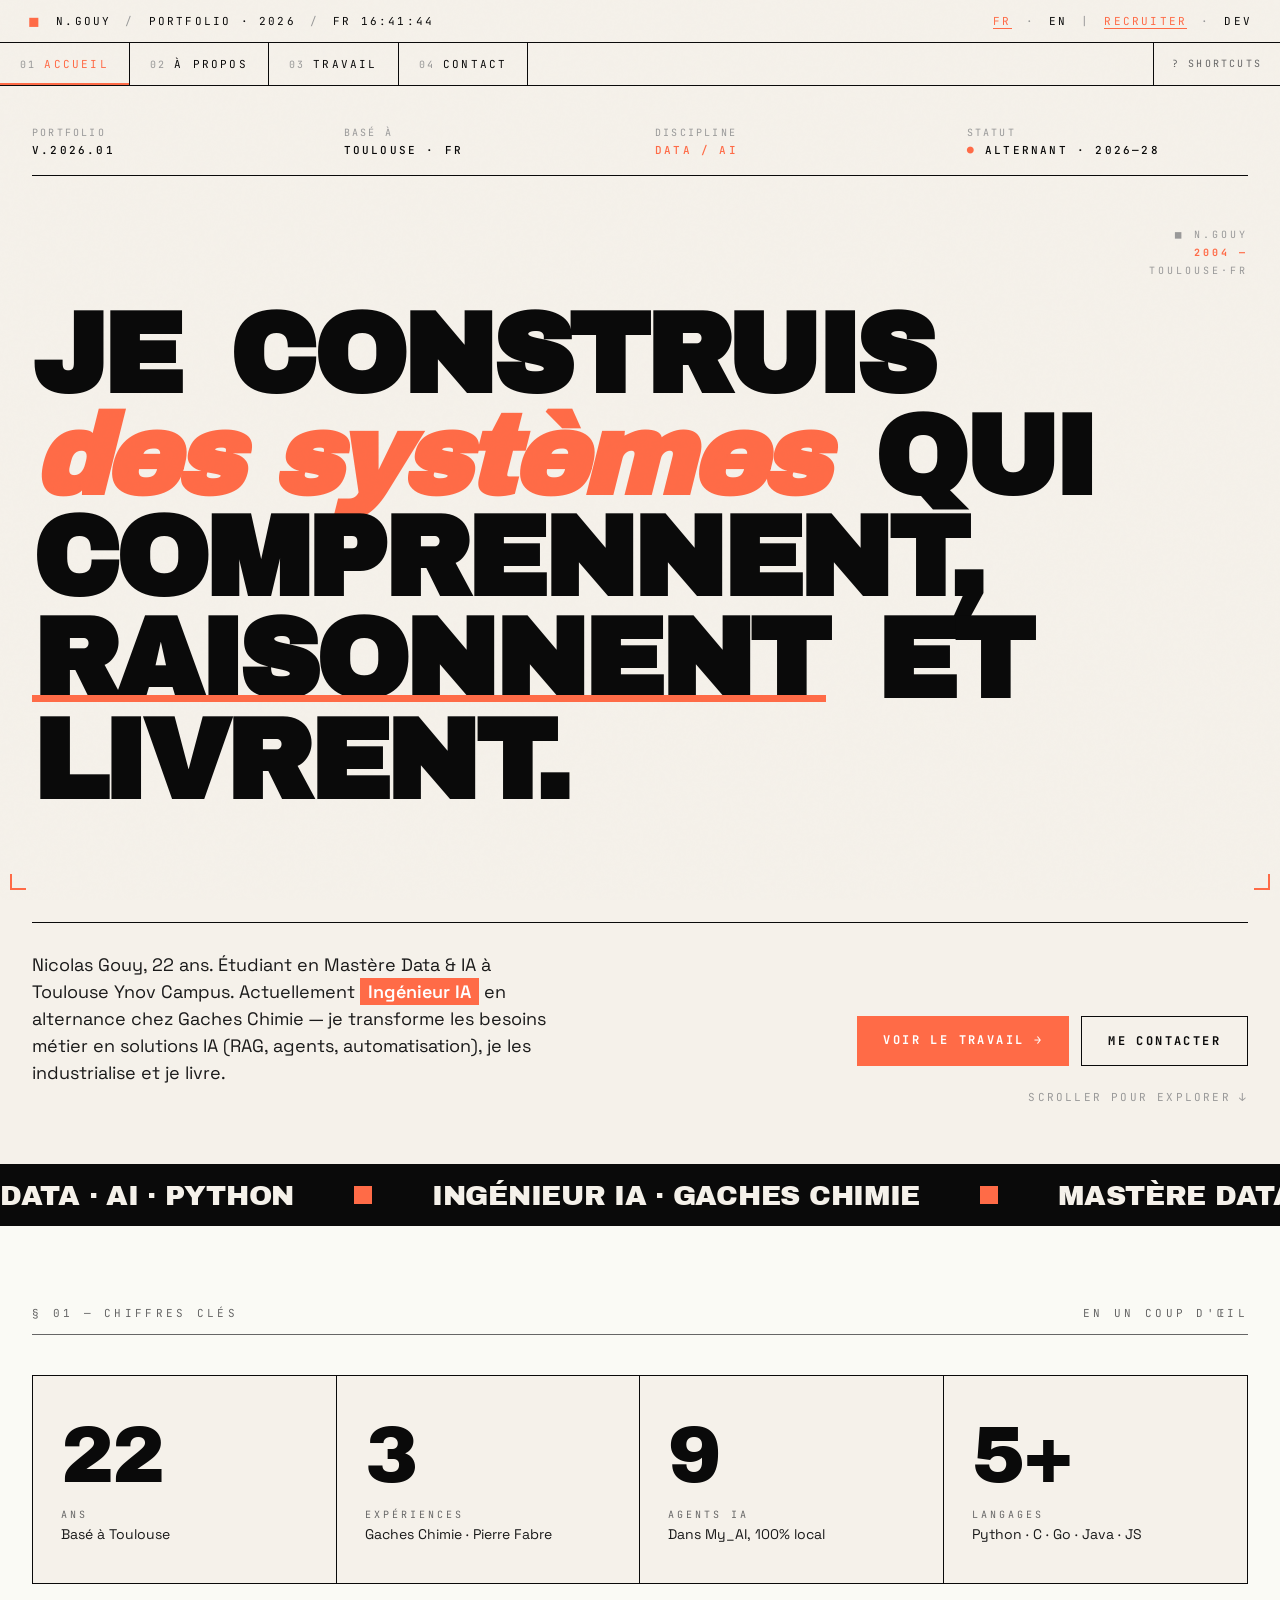
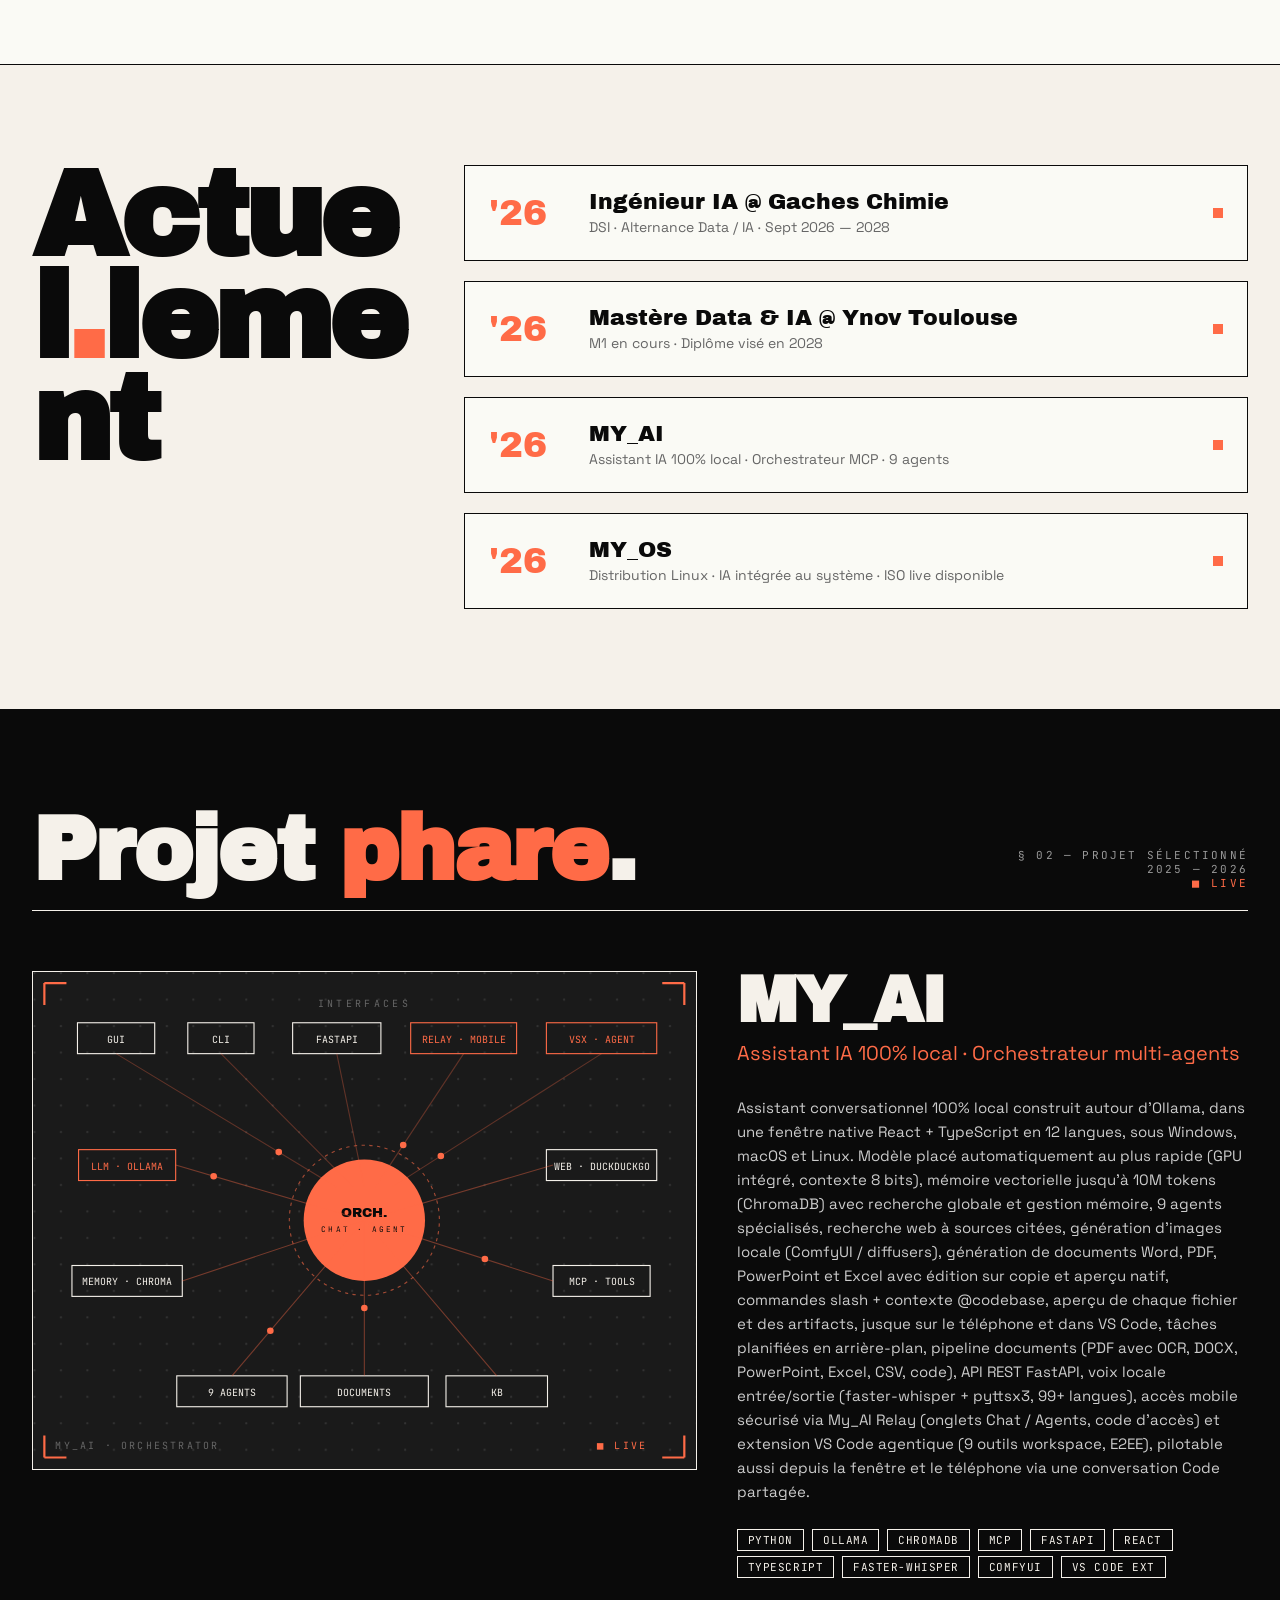
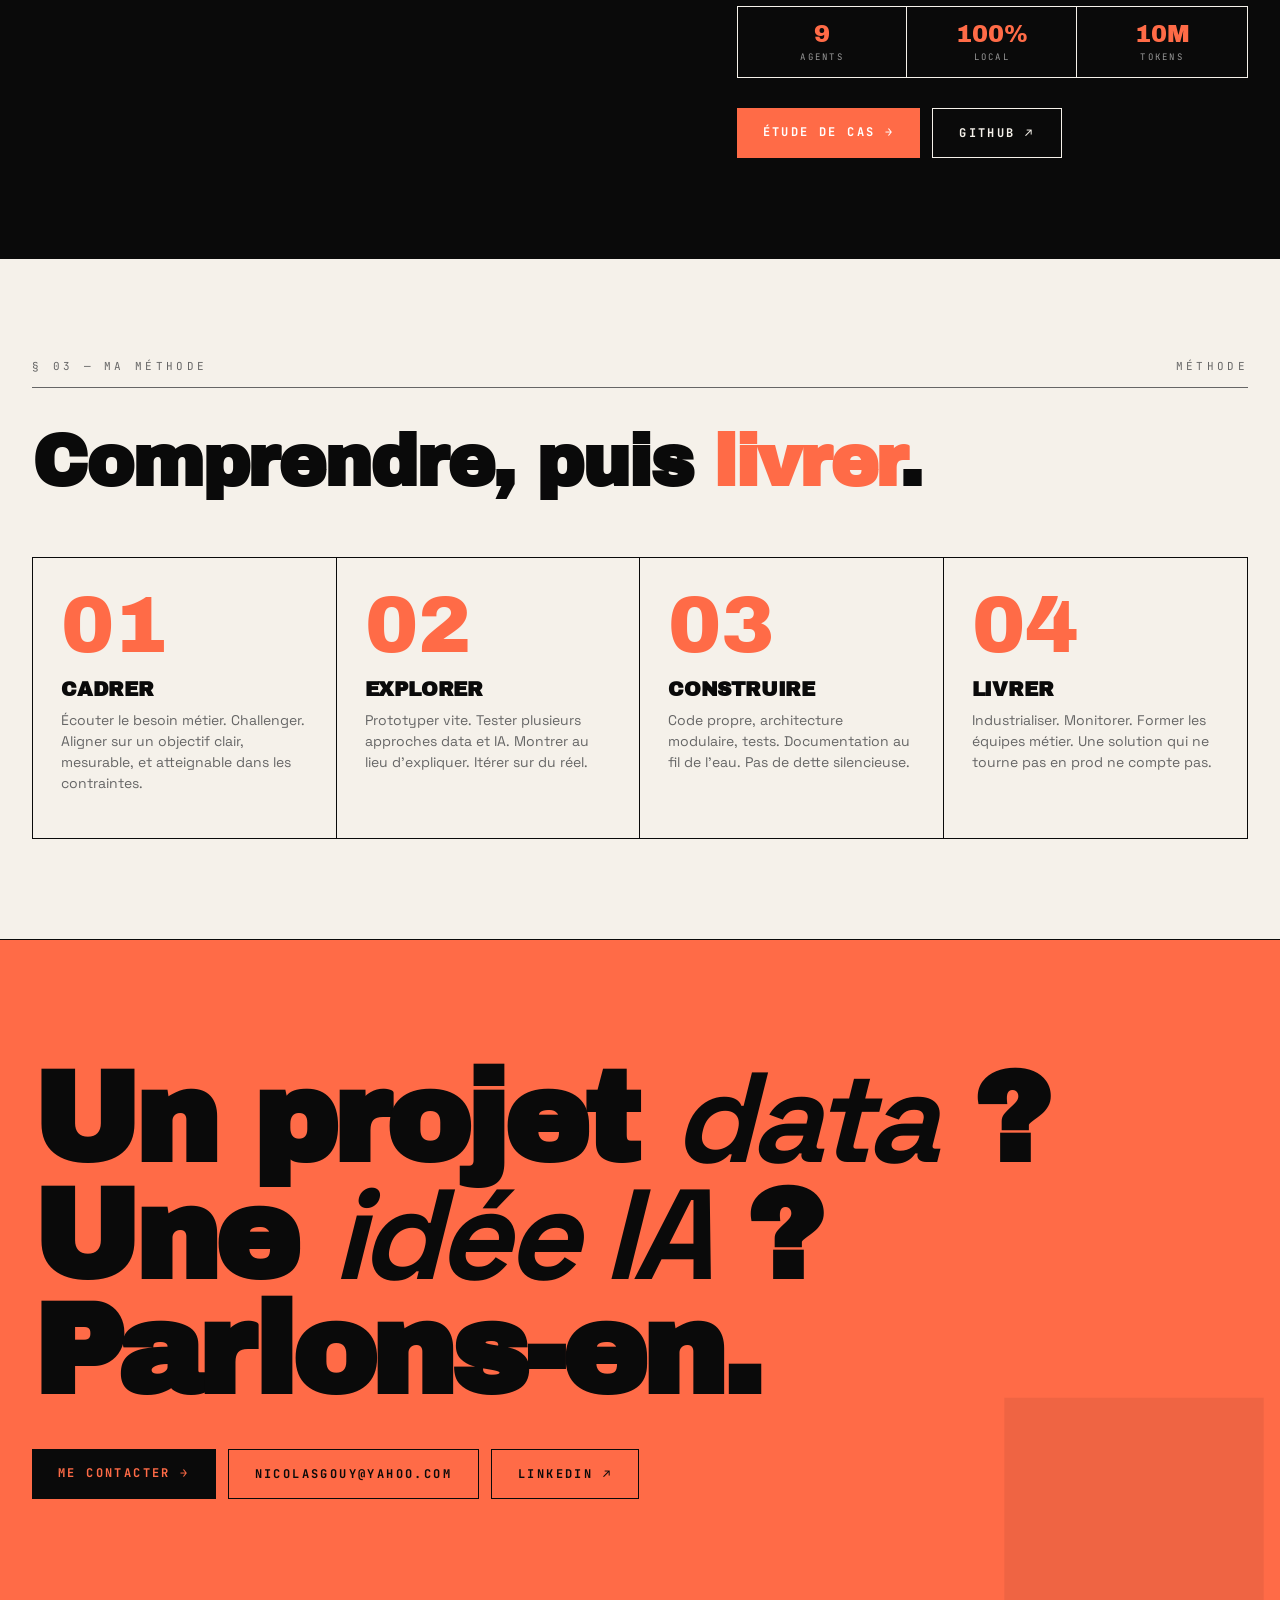
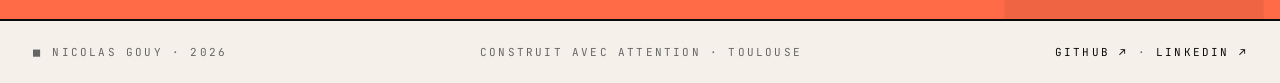
<file: index.html>
<!DOCTYPE html>
<html lang="fr">
<head>
<meta charset="UTF-8">
<meta name="viewport" content="width=device-width, initial-scale=1.0">
<title>Nicolas Gouy — Data / AI · Portfolio 2026</title>
<meta name="description" content="Portfolio de Nicolas Gouy, 22 ans, étudiant en Mastère Data & IA à Toulouse Ynov Campus. Ingénieur IA en alternance chez Gaches Chimie. Créateur de My_AI, assistant IA 100% local avec extension VS Code agentique, et de My_OS, distribution Linux avec IA intégrée au système.">
<meta name="author" content="Nicolas Gouy">
<meta name="theme-color" content="#0a0a0a">
<link rel="icon" type="image/svg+xml" href="assets/favicon.svg">
<link rel="alternate icon" href="assets/favicon.svg">
<!-- Open Graph -->
<meta property="og:type" content="website">
<meta property="og:url" content="https://gonicolas12.github.io/portfolio/">
<meta property="og:title" content="Nicolas Gouy — Data / AI · Portfolio 2026">
<meta property="og:description" content="Portfolio de Nicolas Gouy, 22 ans, étudiant en Mastère Data & IA à Toulouse Ynov Campus. Ingénieur IA en alternance chez Gaches Chimie. Créateur de My_AI, assistant IA 100% local avec extension VS Code agentique, et de My_OS, distribution Linux avec IA intégrée au système.">
<meta property="og:image" content="https://gonicolas12.github.io/portfolio/assets/og-image-v3.png">
<meta property="og:image:width" content="1200">
<meta property="og:image:height" content="630">
<meta property="og:locale" content="fr_FR">
<meta property="og:site_name" content="Nicolas Gouy">
<!-- Twitter -->
<meta name="twitter:card" content="summary_large_image">
<meta name="twitter:title" content="Nicolas Gouy — Data / AI · Portfolio 2026">
<meta name="twitter:description" content="Portfolio de Nicolas Gouy, 22 ans, étudiant en Mastère Data & IA à Toulouse Ynov Campus. Ingénieur IA en alternance chez Gaches Chimie. Créateur de My_AI, assistant IA 100% local avec extension VS Code agentique, et de My_OS, distribution Linux avec IA intégrée au système.">
<meta name="twitter:image" content="https://gonicolas12.github.io/portfolio/assets/og-image-v3.png">
<link rel="preconnect" href="https://fonts.googleapis.com">
<link rel="preconnect" href="https://fonts.gstatic.com" crossorigin>
<link href="https://fonts.googleapis.com/css2?family=Archivo+Black&family=Inter:wght@300;400;500;700;900&family=JetBrains+Mono:wght@300;400;500;700&family=Space+Grotesk:wght@300;400;500;600;700&display=swap" rel="stylesheet">
<link rel="stylesheet" href="shared/core.css?v=__VERSION__">
<link rel="stylesheet" href="styles/index.css?v=__VERSION__">
</head>
<body class="mode-rec">

<div id="header-mount" data-page="home"></div>

<!-- HERO -->
<section class="hero">
  <div class="hero-meta">
    <div><span class="label" data-fr="PORTFOLIO" data-en="PORTFOLIO">PORTFOLIO</span><span class="val">V.2026.01</span></div>
    <div><span class="label" data-fr="BASÉ À" data-en="BASED IN">BASÉ À</span><span class="val">TOULOUSE · FR</span></div>
    <div><span class="label" data-fr="DISCIPLINE" data-en="DISCIPLINE">DISCIPLINE</span><span class="val accent">DATA / AI</span></div>
    <div><span class="label" data-fr="STATUT" data-en="STATUS">STATUT</span><span class="val"><span style="color:var(--accent)">●</span> <span data-fr="ALTERNANT · 2026—28" data-en="APPRENTICE · 2026—28">ALTERNANT · 2026—28</span></span></div>
  </div>

  <div class="hero-sig">
    ◼ N.GOUY<br/>
    <b>2004 —</b><br/>
    TOULOUSE·FR
  </div>

  <div class="hero-manifesto">
    <h1 class="manifesto" id="manifesto-el">
      <span class="word hero-word" style="animation-delay: 0.1s" data-fr="JE" data-en="I">JE</span>
      <span class="word hero-word" style="animation-delay: 0.2s" data-fr="CONSTRUIS" data-en="BUILD">CONSTRUIS</span>
      <span class="word hero-word accent-word" style="animation-delay: 0.3s" data-fr-html="<em>des systèmes</em>" data-en-html="<em>systems</em>"><em>des systèmes</em></span>
      <span class="word hero-word" style="animation-delay: 0.4s" data-fr="QUI" data-en="THAT">QUI</span>
      <span class="word hero-word" style="animation-delay: 0.5s" data-fr="COMPRENNENT," data-en="UNDERSTAND,">COMPRENNENT,</span>
      <span class="word hero-word underline" style="animation-delay: 0.7s" data-fr="RAISONNENT" data-en="REASON">RAISONNENT</span>
      <span class="word hero-word" style="animation-delay: 0.9s" data-fr="ET" data-en="&amp;">ET</span>
      <span class="word hero-word" style="animation-delay: 1.0s" data-fr="LIVRENT." data-en="SHIP.">LIVRENT.</span>
    </h1>
  </div>

  <div class="hero-bottom">
    <p class="hero-intro" data-fr="Nicolas Gouy, 22 ans. Étudiant en Mastère Data & IA à Toulouse Ynov Campus. Actuellement <strong>Ingénieur IA</strong> en alternance chez Gaches Chimie — je transforme les besoins métier en solutions IA (RAG, agents, automatisation), je les industrialise et je livre." data-en="Nicolas Gouy, 22. Master's student in Data & AI at Toulouse Ynov Campus. Currently <strong>AI Engineer</strong> apprentice at Gaches Chimie — I turn business needs into AI solutions (RAG, agents, automation), industrialize them, and ship.">
      Nicolas Gouy, 22 ans. Étudiant en Mastère Data & IA à Toulouse Ynov Campus. Actuellement <strong>Ingénieur IA</strong> en alternance chez Gaches Chimie — je transforme les besoins métier en solutions IA (RAG, agents, automatisation), je les industrialise et je livre.
    </p>
    <div class="hero-ctas">
      <a href="work.html" class="btn btn-primary" data-fr="VOIR LE TRAVAIL →" data-en="SEE THE WORK →">VOIR LE TRAVAIL →</a>
      <a href="contact.html" class="btn btn-ghost" data-fr="ME CONTACTER" data-en="CONTACT ME">ME CONTACTER</a>
      <div class="scroll-hint">
        <span data-fr="SCROLLER POUR EXPLORER" data-en="SCROLL TO EXPLORE">SCROLLER POUR EXPLORER</span>
        <span class="scroll-arrow">↓</span>
      </div>
    </div>
  </div>
</section>

<!-- TICKER -->
<div class="ticker">
  <div class="ticker-row">
    <span>DATA · AI · PYTHON</span>
    <span class="star">◼</span>
    <span data-fr="INGÉNIEUR IA · GACHES CHIMIE" data-en="AI ENGINEER · GACHES CHIMIE">INGÉNIEUR IA · GACHES CHIMIE</span>
    <span class="star">◼</span>
    <span data-fr="MASTÈRE DATA &amp; IA · YNOV" data-en="MSC DATA &amp; AI · YNOV">MASTÈRE DATA &amp; IA · YNOV</span>
    <span class="star">◼</span>
    <span>MY_AI · 100% LOCAL</span>
    <span class="star">◼</span>
    <span data-fr="MY_OS · LINUX + IA LOCALE" data-en="MY_OS · LINUX + LOCAL AI">MY_OS · LINUX + IA LOCALE</span>
    <span class="star">◼</span>
    <span>DATA · AI · PYTHON</span>
    <span class="star">◼</span>
    <span data-fr="INGÉNIEUR IA · GACHES CHIMIE" data-en="AI ENGINEER · GACHES CHIMIE">INGÉNIEUR IA · GACHES CHIMIE</span>
    <span class="star">◼</span>
    <span data-fr="MASTÈRE DATA &amp; IA · YNOV" data-en="MSC DATA &amp; AI · YNOV">MASTÈRE DATA &amp; IA · YNOV</span>
    <span class="star">◼</span>
    <span>MY_AI · 100% LOCAL</span>
    <span class="star">◼</span>
    <span data-fr="MY_OS · LINUX + IA LOCALE" data-en="MY_OS · LINUX + LOCAL AI">MY_OS · LINUX + IA LOCALE</span>
    <span class="star">◼</span>
    <span>DATA · AI · PYTHON</span>
    <span class="star">◼</span>
    <span data-fr="INGÉNIEUR IA · GACHES CHIMIE" data-en="AI ENGINEER · GACHES CHIMIE">INGÉNIEUR IA · GACHES CHIMIE</span>
    <span class="star">◼</span>
    <span data-fr="MASTÈRE DATA &amp; IA · YNOV" data-en="MSC DATA &amp; AI · YNOV">MASTÈRE DATA &amp; IA · YNOV</span>
    <span class="star">◼</span>
    <span>MY_AI · 100% LOCAL</span>
    <span class="star">◼</span>
    <span data-fr="MY_OS · LINUX + IA LOCALE" data-en="MY_OS · LINUX + LOCAL AI">MY_OS · LINUX + IA LOCALE</span>
    <span class="star">◼</span>
  </div>
</div>

<!-- HIGHLIGHTS -->
<section class="highlights">
  <div class="sec-meta reveal">
    <span data-fr="§ 01 — CHIFFRES CLÉS" data-en="§ 01 — KEY FIGURES">§ 01 — CHIFFRES CLÉS</span>
    <span data-fr="EN UN COUP D'ŒIL" data-en="AT A GLANCE">EN UN COUP D'ŒIL</span>
  </div>
  <div class="highlights-grid">
    <div class="hi reveal d1">
      <div class="hi-big">22</div>
      <div class="hi-label" data-fr="ANS" data-en="YEARS OLD">ANS</div>
      <div class="hi-sub" data-fr="Basé à Toulouse" data-en="Based in Toulouse">Basé à Toulouse</div>
    </div>
    <div class="hi reveal d2">
      <div class="hi-big">3</div>
      <div class="hi-label" data-fr="EXPÉRIENCES" data-en="EXPERIENCES">EXPÉRIENCES</div>
      <div class="hi-sub" data-fr="Gaches Chimie · Pierre Fabre" data-en="Gaches Chimie · Pierre Fabre">Gaches Chimie · Pierre Fabre</div>
    </div>
    <div class="hi reveal d3">
      <div class="hi-big">9</div>
      <div class="hi-label" data-fr="AGENTS IA" data-en="AI AGENTS">AGENTS IA</div>
      <div class="hi-sub" data-fr="Dans My_AI, 100% local" data-en="In My_AI, 100% local">Dans My_AI, 100% local</div>
    </div>
    <div class="hi reveal d4">
      <div class="hi-big">5+</div>
      <div class="hi-label" data-fr="LANGAGES" data-en="LANGUAGES">LANGAGES</div>
      <div class="hi-sub" data-fr="Python · C · Go · Java · JS" data-en="Python · C · Go · Java · JS">Python · C · Go · Java · JS</div>
    </div>
  </div>
</section>

<!-- CURRENTLY -->
<section class="currently">
  <div class="reveal">
    <h2 data-fr-html="Actuel<span class='dot'>.</span>lement" data-en-html="Curr<span class='dot'>.</span>ently">Actuel<span class="dot">.</span>lement</h2>
  </div>
  <div class="currently-grid">
    <a href="https://www.linkedin.com/company/groupe-gaches-chimie/" target="_blank" class="now-item reveal d1" style="text-decoration: none;">
      <div class="now-year">'26</div>
      <div>
        <div class="now-title" data-fr="Ingénieur IA @ Gaches Chimie" data-en="AI Engineer @ Gaches Chimie">Ingénieur IA @ Gaches Chimie</div>
        <div class="now-desc" data-fr="DSI · Alternance Data / IA · Sept 2026 — 2028" data-en="IT Department · Apprenticeship Data / AI · Sep 2026 — 2028">DSI · Alternance Data / IA · Sept 2026 — 2028</div>
      </div>
      <div class="now-pulse"></div>
    </a>
    <a href="https://www.linkedin.com/school/ynovtoulouse/" target="_blank" class="now-item reveal d2" style="text-decoration: none;">
      <div class="now-year">'26</div>
      <div>
        <div class="now-title" data-fr="Mastère Data &amp; IA @ Ynov Toulouse" data-en="MSc Data &amp; AI @ Ynov Toulouse">Mastère Data &amp; IA @ Ynov Toulouse</div>
        <div class="now-desc" data-fr="M1 en cours · Diplôme visé en 2028" data-en="M1 (1st year) in progress · Degree expected 2028">M1 en cours · Diplôme visé en 2028</div>
      </div>
      <div class="now-pulse"></div>
    </a>
    <a href="https://github.com/gonicolas12/My_AI" target="_blank" class="now-item reveal d3" style="text-decoration: none;">
      <div class="now-year">'26</div>
      <div>
        <div class="now-title">MY_AI</div>
        <div class="now-desc" data-fr="Assistant IA 100% local · Orchestrateur MCP · 9 agents" data-en="100% local AI assistant · MCP orchestrator · 9 agents">Assistant IA 100% local · Orchestrateur MCP · 9 agents</div>
      </div>
      <div class="now-pulse"></div>
    </a>
    <a href="https://github.com/gonicolas12/My_OS" target="_blank" class="now-item reveal d4" style="text-decoration: none;">
      <div class="now-year">'26</div>
      <div>
        <div class="now-title">MY_OS</div>
        <div class="now-desc" data-fr="Distribution Linux · IA intégrée au système · ISO live disponible" data-en="Linux distro · System-integrated AI · Live ISO available">Distribution Linux · IA intégrée au système · ISO live disponible</div>
      </div>
      <div class="now-pulse"></div>
    </a>
  </div>
</section>

<!-- FEATURED WORK -->
<section class="featured">
  <div class="featured-head reveal">
    <h2 data-fr-html="Projet <span>phare</span>." data-en-html="Featured <span>work</span>.">Projet <span>phare</span>.</h2>
    <div class="meta">
      <span data-fr="§ 02 — PROJET SÉLECTIONNÉ" data-en="§ 02 — SELECTED WORK">§ 02 — PROJET SÉLECTIONNÉ</span><br/>
      2025 — 2026<br/>
      <span style="color: var(--accent)">◼ LIVE</span>
    </div>
  </div>

  <div class="showcase">
    <div class="showcase-vis reveal">
      <svg viewBox="0 0 600 450" xmlns="http://www.w3.org/2000/svg">
        <defs>
          <pattern id="grid-dots" width="24" height="24" patternUnits="userSpaceOnUse">
            <circle cx="1" cy="1" r="1" fill="#333"/>
          </pattern>
        </defs>
        <rect width="600" height="450" fill="url(#grid-dots)"/>

        <!-- Layer top — Interfaces -->
        <g font-family="JetBrains Mono" font-size="9" fill="#f5f1ea">
          <text x="300" y="32" text-anchor="middle" fill="#666" letter-spacing="3">INTERFACES</text>
          <g transform="translate(75, 60)"><rect x="-35" y="-14" width="70" height="28" fill="none" stroke="#f5f1ea" stroke-width="1"/><text text-anchor="middle" y="4">GUI</text></g>
          <g transform="translate(170, 60)"><rect x="-30" y="-14" width="60" height="28" fill="none" stroke="#f5f1ea" stroke-width="1"/><text text-anchor="middle" y="4">CLI</text></g>
          <g transform="translate(275, 60)"><rect x="-40" y="-14" width="80" height="28" fill="none" stroke="#f5f1ea" stroke-width="1"/><text text-anchor="middle" y="4">FASTAPI</text></g>
          <g transform="translate(390, 60)"><rect x="-48" y="-14" width="96" height="28" fill="none" stroke="#ff6b47" stroke-width="1"/><text text-anchor="middle" y="4" fill="#ff6b47">RELAY · MOBILE</text></g>
          <g transform="translate(515, 60)"><rect x="-50" y="-14" width="100" height="28" fill="none" stroke="#ff6b47" stroke-width="1"/><text text-anchor="middle" y="4" fill="#ff6b47">VSX · AGENT</text></g>
        </g>

        <!-- Orchestrator center -->
        <g transform="translate(300, 225)">
          <circle r="68" fill="none" stroke="#ff6b47" stroke-width="1" stroke-dasharray="3 4" opacity="0.6">
            <animateTransform attributeName="transform" type="rotate" from="0" to="360" dur="50s" repeatCount="indefinite"/>
          </circle>
          <circle r="55" fill="#ff6b47"/>
          <text text-anchor="middle" y="-3" font-family="Archivo Black" font-size="12" fill="#0a0a0a">ORCH.</text>
          <text text-anchor="middle" y="11" font-family="JetBrains Mono" font-size="7" fill="#0a0a0a" letter-spacing="2">CHAT · AGENT</text>
        </g>

        <!-- Subsystems around the orchestrator -->
        <g font-family="JetBrains Mono" font-size="9" fill="#f5f1ea">
          <!-- LLM left -->
          <g transform="translate(85, 175)"><rect x="-44" y="-14" width="88" height="28" fill="none" stroke="#ff6b47" stroke-width="1"/><text text-anchor="middle" y="4" fill="#ff6b47">LLM · OLLAMA</text></g>
          <!-- Memory left-bottom -->
          <g transform="translate(85, 280)"><rect x="-50" y="-14" width="100" height="28" fill="none" stroke="#f5f1ea" stroke-width="1"/><text text-anchor="middle" y="4">MEMORY · CHROMA</text></g>
          <!-- Web right -->
          <g transform="translate(515, 175)"><rect x="-50" y="-14" width="100" height="28" fill="none" stroke="#f5f1ea" stroke-width="1"/><text text-anchor="middle" y="4">WEB · DUCKDUCKGO</text></g>
          <!-- MCP right-bottom -->
          <g transform="translate(515, 280)"><rect x="-44" y="-14" width="88" height="28" fill="none" stroke="#f5f1ea" stroke-width="1"/><text text-anchor="middle" y="4">MCP · TOOLS</text></g>
          <!-- 9 agents bottom-left -->
          <g transform="translate(180, 380)"><rect x="-50" y="-14" width="100" height="28" fill="none" stroke="#f5f1ea" stroke-width="1"/><text text-anchor="middle" y="4">9 AGENTS</text></g>
          <!-- Documents bottom (read · generate · edit) -->
          <g transform="translate(300, 380)"><rect x="-58" y="-14" width="116" height="28" fill="none" stroke="#f5f1ea" stroke-width="1"/><text text-anchor="middle" y="4">DOCUMENTS</text></g>
          <!-- KB bottom-right -->
          <g transform="translate(420, 380)"><rect x="-46" y="-14" width="92" height="28" fill="none" stroke="#f5f1ea" stroke-width="1"/><text text-anchor="middle" y="4">KB</text></g>
        </g>

        <!-- Connections interfaces -> orchestrator -->
        <g stroke="#ff6b47" stroke-width="1" opacity="0.3" fill="none">
          <line x1="75" y1="74" x2="275" y2="195"/>
          <line x1="170" y1="74" x2="290" y2="195"/>
          <line x1="275" y1="74" x2="300" y2="195"/>
          <line x1="390" y1="74" x2="310" y2="195"/>
          <line x1="515" y1="74" x2="325" y2="195"/>
        </g>

        <!-- Connections orchestrator -> subsystems -->
        <g stroke="#ff6b47" stroke-width="1" opacity="0.4" fill="none">
          <line x1="300" y1="225" x2="129" y2="175"/>
          <line x1="300" y1="225" x2="135" y2="280"/>
          <line x1="300" y1="225" x2="471" y2="175"/>
          <line x1="300" y1="225" x2="471" y2="280"/>
          <line x1="300" y1="225" x2="180" y2="366"/>
          <line x1="300" y1="225" x2="300" y2="366"/>
          <line x1="300" y1="225" x2="420" y2="366"/>
        </g>

        <!-- Animated data flow -->
        <circle r="3" fill="#ff6b47">
          <animateMotion dur="2.6s" repeatCount="indefinite" path="M 75 74 L 275 195"/>
        </circle>
        <circle r="3" fill="#ff6b47">
          <animateMotion dur="2.8s" repeatCount="indefinite" path="M 390 74 L 310 195"/>
        </circle>
        <circle r="3" fill="#ff6b47">
          <animateMotion dur="2.5s" repeatCount="indefinite" path="M 515 74 L 325 195"/>
        </circle>
        <circle r="3" fill="#ff6b47">
          <animateMotion dur="2.4s" repeatCount="indefinite" path="M 300 225 L 129 175"/>
        </circle>
        <circle r="3" fill="#ff6b47">
          <animateMotion dur="3s" repeatCount="indefinite" path="M 300 225 L 471 280"/>
        </circle>
        <circle r="3" fill="#ff6b47">
          <animateMotion dur="3.4s" repeatCount="indefinite" path="M 300 225 L 300 366"/>
        </circle>
        <circle r="3" fill="#ff6b47">
          <animateMotion dur="2.7s" repeatCount="indefinite" path="M 300 225 L 180 366"/>
        </circle>

        <!-- corners -->
        <path d="M 10 10 L 30 10 M 10 10 L 10 30" stroke="#ff6b47" stroke-width="2" fill="none"/>
        <path d="M 590 10 L 570 10 M 590 10 L 590 30" stroke="#ff6b47" stroke-width="2" fill="none"/>
        <path d="M 10 440 L 30 440 M 10 440 L 10 420" stroke="#ff6b47" stroke-width="2" fill="none"/>
        <path d="M 590 440 L 570 440 M 590 440 L 590 420" stroke="#ff6b47" stroke-width="2" fill="none"/>

        <!-- labels -->
        <text x="20" y="432" font-family="JetBrains Mono" font-size="9" fill="#666" letter-spacing="2">MY_AI · ORCHESTRATOR</text>
        <text x="510" y="432" font-family="JetBrains Mono" font-size="9" fill="#ff6b47" letter-spacing="2">◼ LIVE</text>
      </svg>
    </div>

    <div class="showcase-info reveal d1">
      <h3>MY_AI</h3>
      <div class="tagline" data-fr="Assistant IA 100% local · Orchestrateur multi-agents" data-en="100% local AI assistant · Multi-agent orchestrator">Assistant IA 100% local · Orchestrateur multi-agents</div>
      <p data-fr="Assistant conversationnel 100% local construit autour d'Ollama, dans une fenêtre native React + TypeScript en 12 langues, sous Windows, macOS et Linux. Modèle placé automatiquement au plus rapide (GPU intégré, contexte 8 bits), mémoire vectorielle jusqu'à 10M tokens (ChromaDB) avec recherche globale et gestion mémoire, 9 agents spécialisés, recherche web à sources citées, génération d'images locale (ComfyUI / diffusers), génération de documents Word, PDF, PowerPoint et Excel avec édition sur copie et aperçu natif, commandes slash + contexte @codebase, aperçu de chaque fichier et des artifacts, jusque sur le téléphone et dans VS Code, tâches planifiées en arrière-plan, pipeline documents (PDF avec OCR, DOCX, PowerPoint, Excel, CSV, code), API REST FastAPI, voix locale entrée/sortie (faster-whisper + pyttsx3, 99+ langues), accès mobile sécurisé via My_AI Relay (onglets Chat / Agents, code d'accès) et extension VS Code agentique (9 outils workspace, E2EE), pilotable aussi depuis la fenêtre et le téléphone via une conversation Code partagée." data-en="100% local conversational assistant built around Ollama, in a native React + TypeScript window in 12 languages, on Windows, macOS and Linux. Model automatically placed for speed (integrated GPU, 8-bit context), vector memory up to 10M tokens (ChromaDB) with global search and memory management, 9 specialized agents, web search with cited sources, local image generation (ComfyUI / diffusers), Word, PDF, PowerPoint and Excel document generation with copy-based editing and native preview, slash commands + @codebase context, previews of every file and artifact, on the phone and in VS Code too, background scheduled tasks, document pipeline (PDF with OCR, DOCX, PowerPoint, Excel, CSV, code), FastAPI REST API, local voice in/out (faster-whisper + pyttsx3, 99+ languages), secure mobile access via My_AI Relay (Chat / Agents tabs, access code) and an agentic VS Code extension (9 workspace tools, E2EE), also driven from the window and the phone through a shared Code conversation.">
        Assistant conversationnel 100% local construit autour d'Ollama, dans une fenêtre native React + TypeScript en 12 langues, sous Windows, macOS et Linux. Modèle placé automatiquement au plus rapide (GPU intégré, contexte 8 bits), mémoire vectorielle jusqu'à 10M tokens (ChromaDB) avec recherche globale et gestion mémoire, 9 agents spécialisés, recherche web à sources citées, génération d'images locale (ComfyUI / diffusers), génération de documents Word, PDF, PowerPoint et Excel avec édition sur copie et aperçu natif, commandes slash + contexte @codebase, aperçu de chaque fichier et des artifacts, jusque sur le téléphone et dans VS Code, tâches planifiées en arrière-plan, pipeline documents (PDF avec OCR, DOCX, PowerPoint, Excel, CSV, code), API REST FastAPI, voix locale entrée/sortie (faster-whisper + pyttsx3, 99+ langues), accès mobile sécurisé via My_AI Relay (onglets Chat / Agents, code d'accès) et extension VS Code agentique (9 outils workspace, E2EE), pilotable aussi depuis la fenêtre et le téléphone via une conversation Code partagée.
      </p>
      <div class="showcase-stack">
        <span class="chip">PYTHON</span>
        <span class="chip">OLLAMA</span>
        <span class="chip">CHROMADB</span>
        <span class="chip">MCP</span>
        <span class="chip">FASTAPI</span>
        <span class="chip">REACT</span>
        <span class="chip">TYPESCRIPT</span>
        <span class="chip">FASTER-WHISPER</span>
        <span class="chip">COMFYUI</span>
        <span class="chip">VS CODE EXT</span>
      </div>
      <div class="showcase-metrics">
        <div class="sm-item"><div class="sm-v">9</div><div class="sm-k" data-fr="AGENTS" data-en="AGENTS">AGENTS</div></div>
        <div class="sm-item"><div class="sm-v">100%</div><div class="sm-k" data-fr="LOCAL" data-en="LOCAL">LOCAL</div></div>
        <div class="sm-item"><div class="sm-v">10M</div><div class="sm-k" data-fr="TOKENS" data-en="TOKENS">TOKENS</div></div>
      </div>
      <div style="display: flex; gap: 12px; flex-wrap: wrap;">
        <a href="work.html" class="btn btn-primary" style="background: var(--accent); color: #fff;" data-fr="ÉTUDE DE CAS →" data-en="CASE STUDY →">ÉTUDE DE CAS →</a>
        <a href="https://github.com/gonicolas12/My_AI" target="_blank" class="btn btn-ghost" style="border-color: var(--bg); color: var(--bg);">GITHUB ↗</a>
      </div>
    </div>
  </div>
</section>

<!-- PROCESS -->
<section class="process">
  <div class="sec-meta reveal">
    <span data-fr="§ 03 — MA MÉTHODE" data-en="§ 03 — HOW I WORK">§ 03 — MA MÉTHODE</span>
    <span data-fr="MÉTHODE" data-en="METHOD">MÉTHODE</span>
  </div>
  <h2 class="reveal" data-fr-html="Comprendre, puis <span class='accent'>livrer</span>." data-en-html="Understand, then <span class='accent'>ship</span>.">Comprendre, puis <span class="accent">livrer</span>.</h2>

  <div class="process-grid">
    <div class="proc reveal d1">
      <div class="proc-num">01</div>
      <h4 data-fr="CADRER" data-en="FRAME">CADRER</h4>
      <p data-fr="Écouter le besoin métier. Challenger. Aligner sur un objectif clair, mesurable, et atteignable dans les contraintes." data-en="Listen to the business need. Challenge. Align on a clear, measurable goal that's achievable within constraints.">Écouter le besoin métier. Challenger. Aligner sur un objectif clair, mesurable, et atteignable dans les contraintes.</p>
    </div>
    <div class="proc reveal d2">
      <div class="proc-num">02</div>
      <h4 data-fr="EXPLORER" data-en="EXPLORE">EXPLORER</h4>
      <p data-fr="Prototyper vite. Tester plusieurs approches data et IA. Montrer au lieu d'expliquer. Itérer sur du réel." data-en="Prototype fast. Test several data and AI approaches. Show, don't tell. Iterate on real data.">Prototyper vite. Tester plusieurs approches data et IA. Montrer au lieu d'expliquer. Itérer sur du réel.</p>
    </div>
    <div class="proc reveal d3">
      <div class="proc-num">03</div>
      <h4 data-fr="CONSTRUIRE" data-en="BUILD">CONSTRUIRE</h4>
      <p data-fr="Code propre, architecture modulaire, tests. Documentation au fil de l'eau. Pas de dette silencieuse." data-en="Clean code, modular architecture, tests. Documentation as we go. No silent technical debt.">Code propre, architecture modulaire, tests. Documentation au fil de l'eau. Pas de dette silencieuse.</p>
    </div>
    <div class="proc reveal d4">
      <div class="proc-num">04</div>
      <h4 data-fr="LIVRER" data-en="SHIP">LIVRER</h4>
      <p data-fr="Industrialiser. Monitorer. Former les équipes métier. Une solution qui ne tourne pas en prod ne compte pas." data-en="Industrialize. Monitor. Train business teams. A solution that doesn't run in production doesn't count.">Industrialiser. Monitorer. Former les équipes métier. Une solution qui ne tourne pas en prod ne compte pas.</p>
    </div>
  </div>
</section>

<!-- CTA BIG -->
<section class="cta-big">
  <h2 class="reveal" data-fr-html="Un projet <em>data</em> ?<br/>Une <em>idée IA</em> ?<br/>Parlons-en." data-en-html="A <em>data</em> project?<br/>An <em>AI idea</em>?<br/>Let's talk.">Un projet <em>data</em> ?<br/>Une <em>idée IA</em> ?<br/>Parlons-en.</h2>
  <div class="cta-big-links reveal d1">
    <a href="contact.html" class="btn btn-primary" data-fr="ME CONTACTER →" data-en="CONTACT ME →">ME CONTACTER →</a>
    <a href="mailto:nicolasgouy@yahoo.com" class="btn btn-ghost">NICOLASGOUY@YAHOO.COM</a>
    <a href="https://www.linkedin.com/in/nicolas-gouy/" target="_blank" class="btn btn-ghost">LINKEDIN ↗</a>
  </div>
</section>

<div id="footer-mount"></div>

<script src="shared/content.js?v=__VERSION__"></script>
<script src="shared/header.js?v=__VERSION__"></script>
<script src="scripts/index.js?v=__VERSION__"></script>
</body>
</html>
</file>
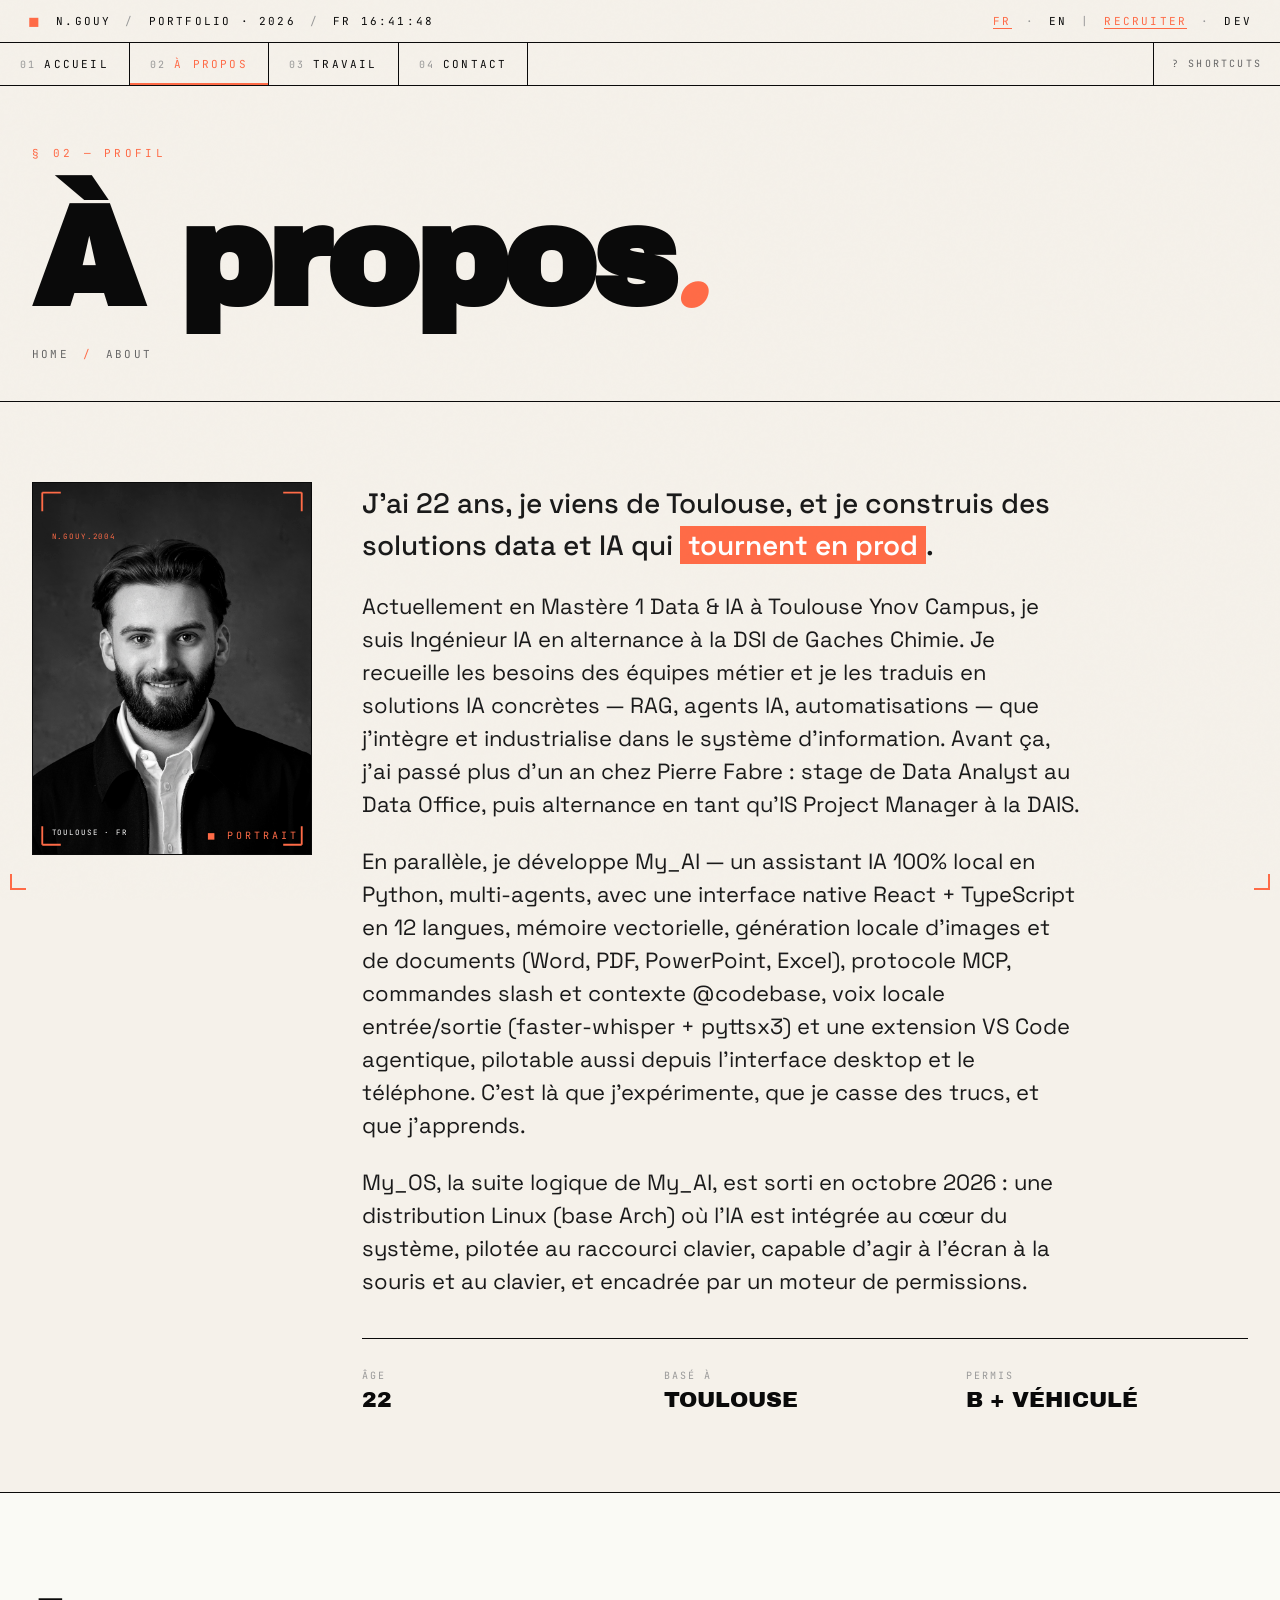
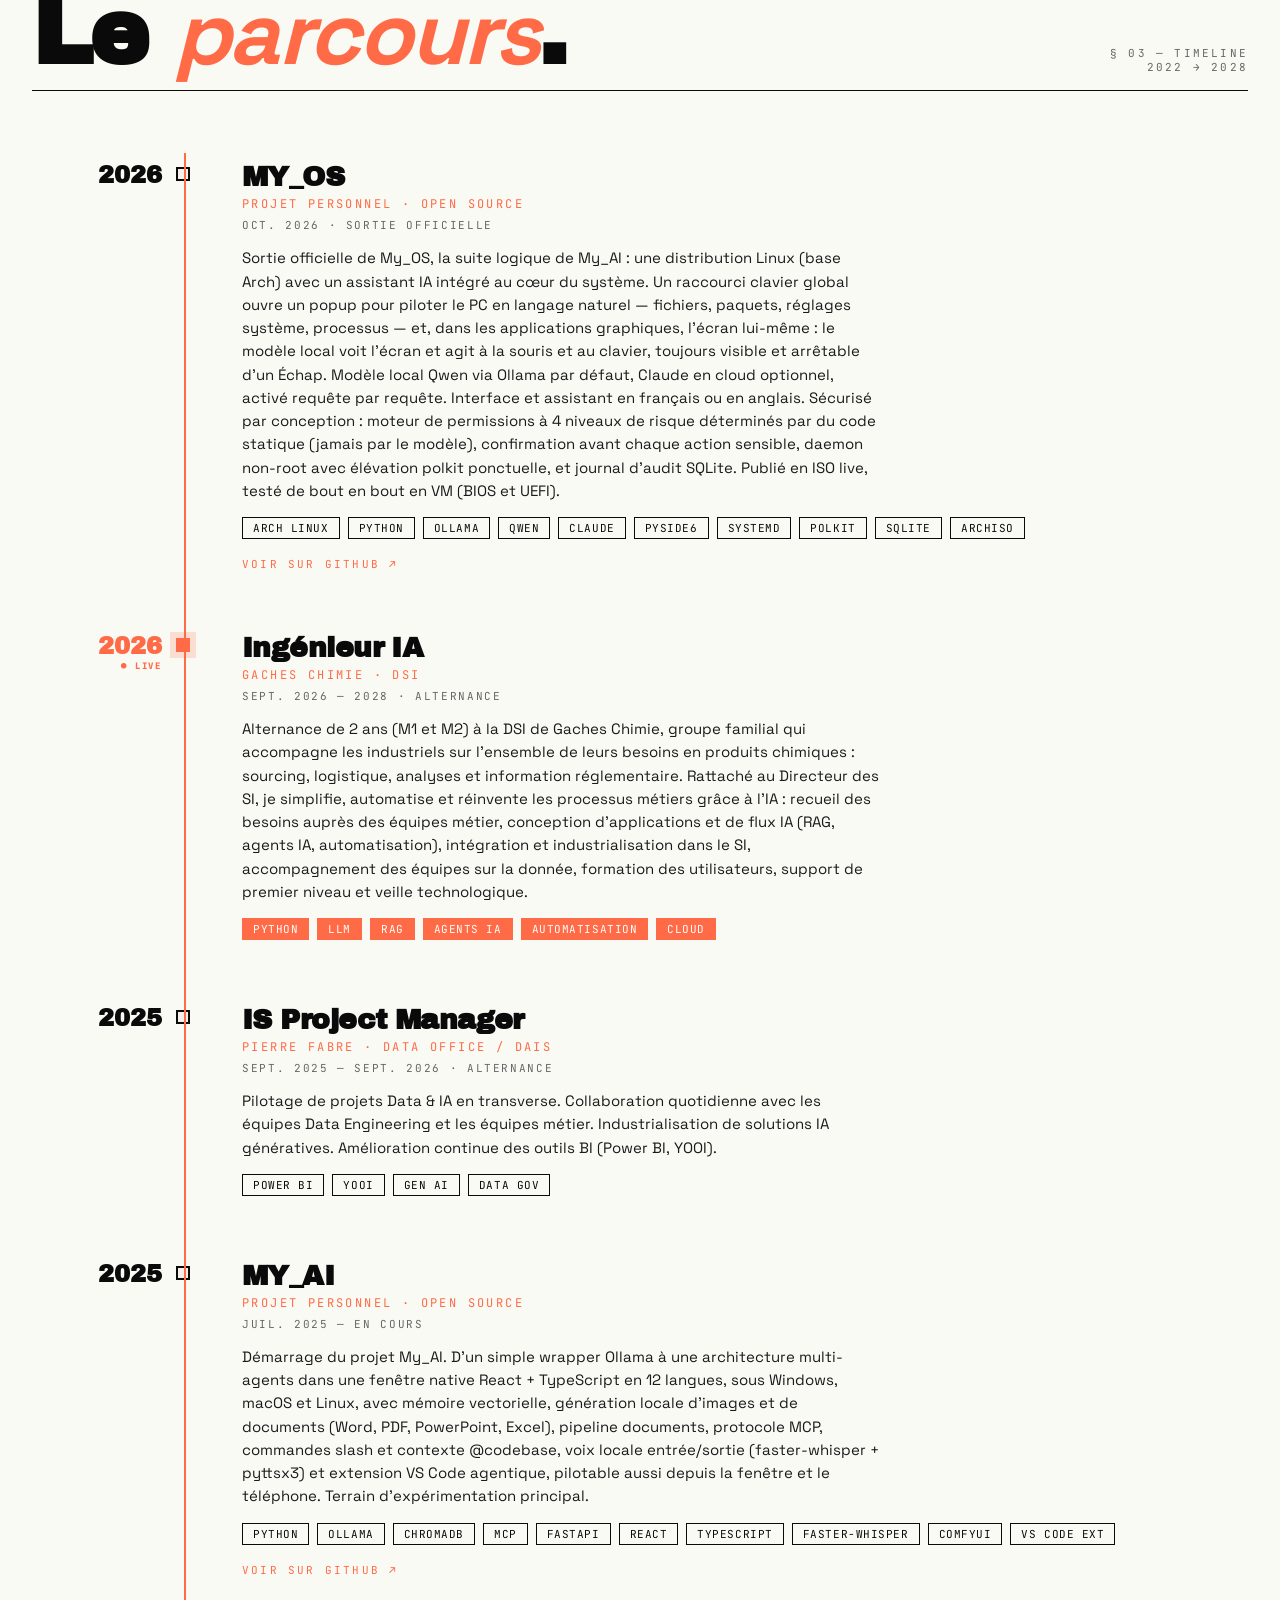
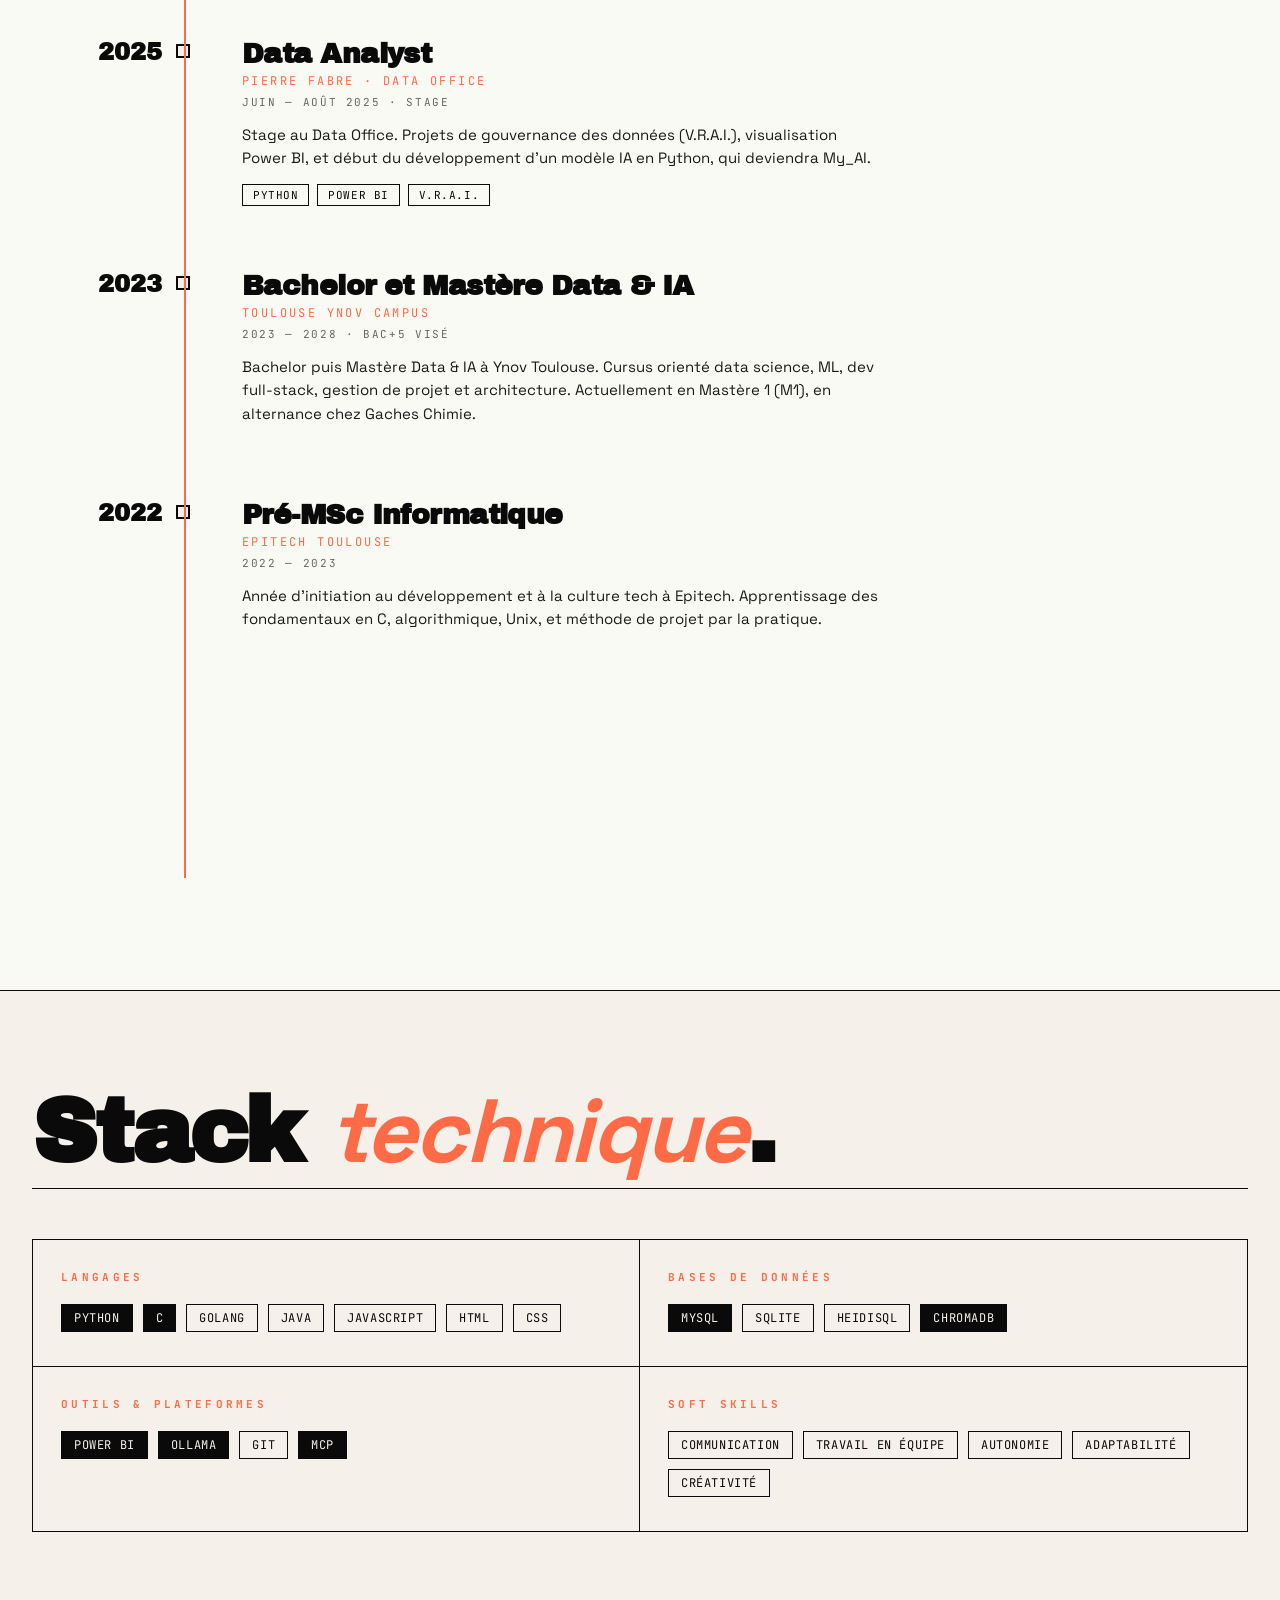
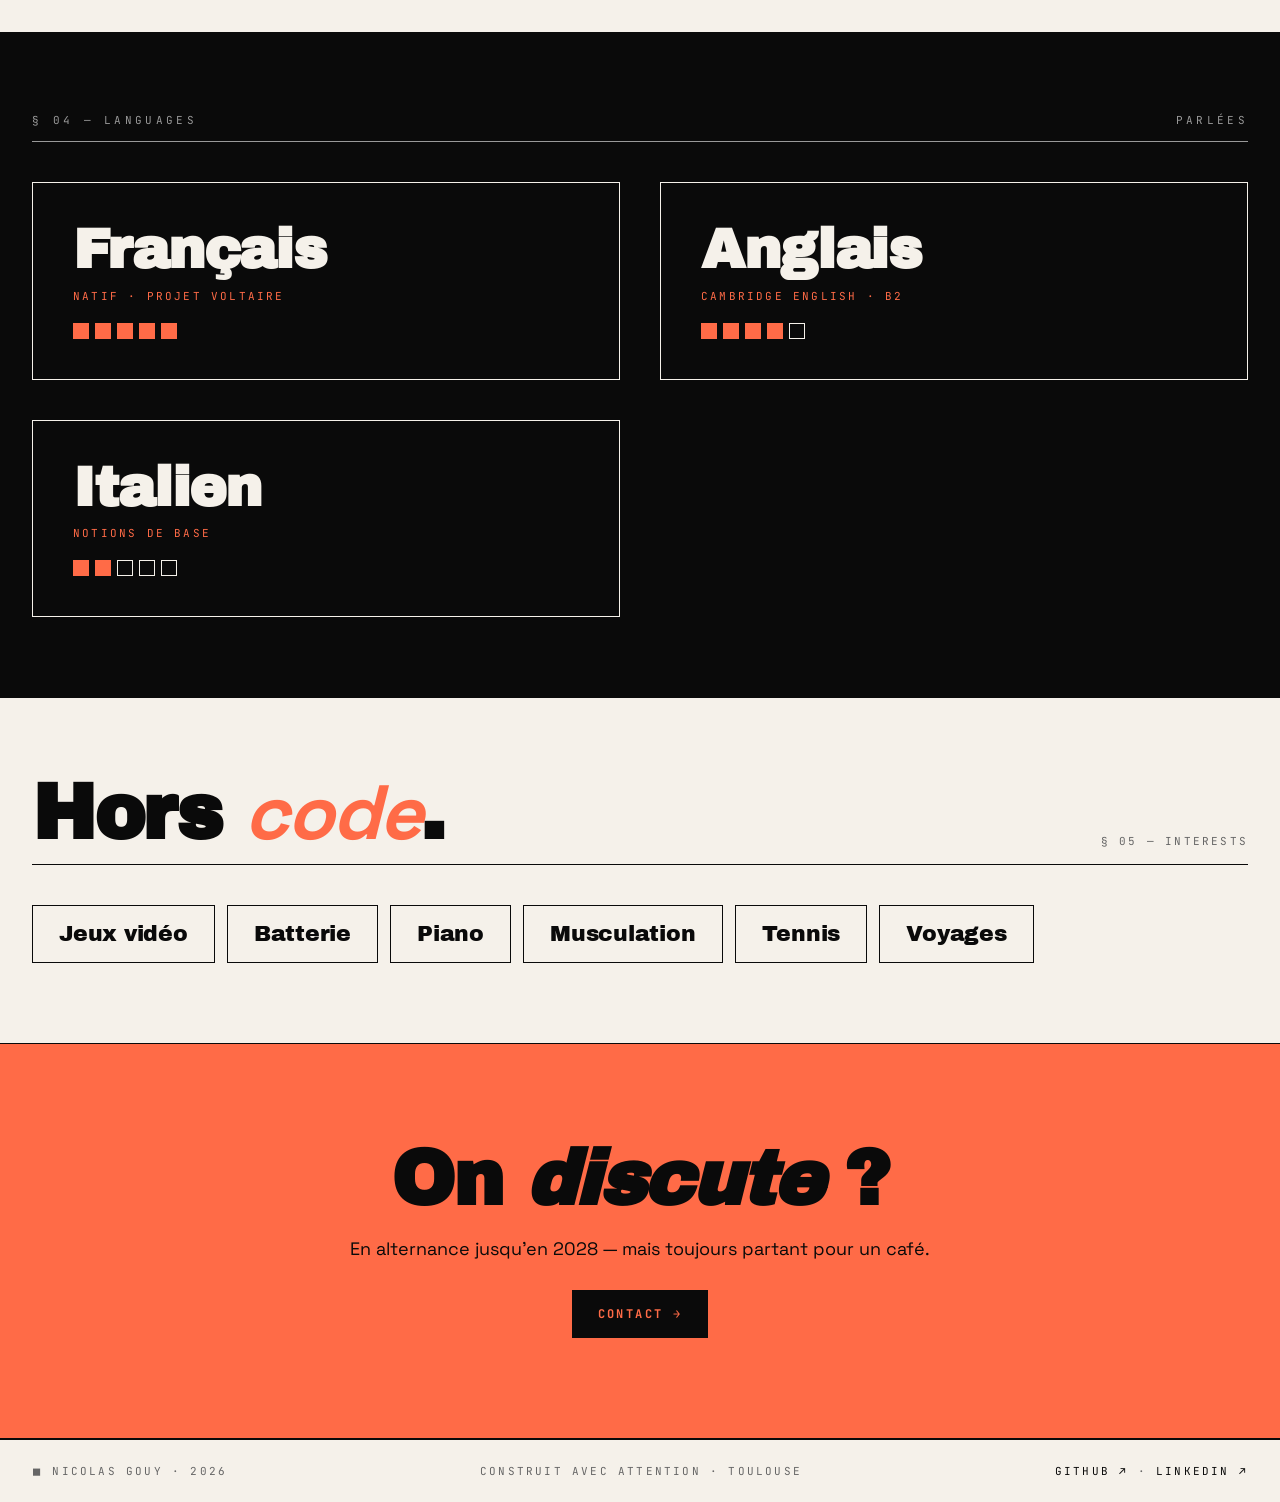
<file: about.html>
<!DOCTYPE html>
<html lang="fr">
<head>
<meta charset="UTF-8">
<meta name="viewport" content="width=device-width, initial-scale=1.0">
<title>À propos — Nicolas Gouy</title>
<meta name="description" content="Parcours, stack technique et expériences. Étudiant en Mastère Data & IA à Ynov Toulouse, Ingénieur IA en alternance chez Gaches Chimie.">
<meta name="author" content="Nicolas Gouy">
<meta name="theme-color" content="#0a0a0a">
<link rel="icon" type="image/svg+xml" href="assets/favicon.svg">
<link rel="alternate icon" href="assets/favicon.svg">
<!-- Open Graph -->
<meta property="og:type" content="website">
<meta property="og:url" content="https://gonicolas12.github.io/portfolio/about.html">
<meta property="og:title" content="À propos — Nicolas Gouy">
<meta property="og:description" content="Parcours, stack technique et expériences. Étudiant en Mastère Data & IA à Ynov Toulouse, Ingénieur IA en alternance chez Gaches Chimie.">
<meta property="og:image" content="https://gonicolas12.github.io/portfolio/assets/og-image-v3.png">
<meta property="og:image:width" content="1200">
<meta property="og:image:height" content="630">
<meta property="og:locale" content="fr_FR">
<meta property="og:site_name" content="Nicolas Gouy">
<!-- Twitter -->
<meta name="twitter:card" content="summary_large_image">
<meta name="twitter:title" content="À propos — Nicolas Gouy">
<meta name="twitter:description" content="Parcours, stack technique et expériences. Étudiant en Mastère Data & IA à Ynov Toulouse, Ingénieur IA en alternance chez Gaches Chimie.">
<meta name="twitter:image" content="https://gonicolas12.github.io/portfolio/assets/og-image-v3.png">
<link rel="preconnect" href="https://fonts.googleapis.com">
<link rel="preconnect" href="https://fonts.gstatic.com" crossorigin>
<link href="https://fonts.googleapis.com/css2?family=Archivo+Black&family=Inter:wght@300;400;500;700;900&family=JetBrains+Mono:wght@300;400;500;700&family=Space+Grotesk:wght@300;400;500;600;700&display=swap" rel="stylesheet">
<link rel="stylesheet" href="shared/core.css?v=__VERSION__">
<link rel="stylesheet" href="styles/about.css?v=__VERSION__">
</head>
<body class="mode-rec">

<div id="header-mount" data-page="about"></div>

<section class="page-head">
  <div class="eyebrow" data-fr="§ 02 — PROFIL" data-en="§ 02 — PROFILE">§ 02 — PROFIL</div>
  <h1 data-fr-html="À propos<em>.</em>" data-en-html="About<em>.</em>">À propos<em>.</em></h1>
  <div class="crumb">
    <span>HOME</span><span style="color:var(--accent)">/</span><span>ABOUT</span>
  </div>
</section>

<section class="intro">
  <div class="portrait reveal">
    <img src="assets/portrait.jpg" alt="Nicolas Gouy" loading="eager" decoding="async"/>
    <svg viewBox="0 0 300 400" xmlns="http://www.w3.org/2000/svg" aria-hidden="true">
      <!-- corner ticks -->
      <path d="M 10 10 L 30 10 M 10 10 L 10 30" stroke="#ff6b47" stroke-width="2" fill="none"/>
      <path d="M 290 10 L 270 10 M 290 10 L 290 30" stroke="#ff6b47" stroke-width="2" fill="none"/>
      <path d="M 10 390 L 30 390 M 10 390 L 10 370" stroke="#ff6b47" stroke-width="2" fill="none"/>
      <path d="M 290 390 L 270 390 M 290 390 L 290 370" stroke="#ff6b47" stroke-width="2" fill="none"/>
      <!-- data -->
      <text x="20" y="60" font-family="JetBrains Mono" font-size="8" fill="#ff6b47" letter-spacing="2">N.GOUY.2004</text>
      <text x="20" y="380" font-family="JetBrains Mono" font-size="8" fill="#fff" letter-spacing="2">TOULOUSE · FR</text>
    </svg>
    <div class="label">◼ PORTRAIT</div>
  </div>
  <div class="intro-txt reveal d1">
    <p data-fr="J'ai 22 ans, je viens de Toulouse, et je construis des solutions data et IA qui <strong>tournent en prod</strong>." data-en="I'm 22, from Toulouse, and I build data and AI solutions that <strong>run in production</strong>.">
      J'ai 22 ans, je viens de Toulouse, et je construis des solutions data et IA qui <strong>tournent en prod</strong>.
    </p>
    <p data-fr="Actuellement en Mastère 1 Data & IA à Toulouse Ynov Campus, je suis Ingénieur IA en alternance à la DSI de Gaches Chimie. Je recueille les besoins des équipes métier et je les traduis en solutions IA concrètes — RAG, agents IA, automatisations — que j'intègre et industrialise dans le système d'information. Avant ça, j'ai passé plus d'un an chez Pierre Fabre : stage de Data Analyst au Data Office, puis alternance en tant qu'IS Project Manager à la DAIS." data-en="Currently in the first year of a Master's in Data & AI at Toulouse Ynov Campus, I'm an AI Engineer apprentice in Gaches Chimie's IT department. I gather needs from business teams and turn them into concrete AI solutions — RAG, AI agents, automations — that I integrate and industrialize into the information system. Before that, I spent over a year at Pierre Fabre: a Data Analyst internship at the Data Office, then an apprenticeship as IS Project Manager at the DAIS.">
      Actuellement en Mastère 1 Data & IA à Toulouse Ynov Campus, je suis Ingénieur IA en alternance à la DSI de Gaches Chimie. Je recueille les besoins des équipes métier et je les traduis en solutions IA concrètes — RAG, agents IA, automatisations — que j'intègre et industrialise dans le système d'information. Avant ça, j'ai passé plus d'un an chez Pierre Fabre : stage de Data Analyst au Data Office, puis alternance en tant qu'IS Project Manager à la DAIS.
    </p>
    <p data-fr="En parallèle, je développe My_AI — un assistant IA 100% local en Python, multi-agents, avec une interface native React + TypeScript en 12 langues, mémoire vectorielle, génération locale d'images et de documents (Word, PDF, PowerPoint, Excel), protocole MCP, commandes slash et contexte @codebase, voix locale entrée/sortie (faster-whisper + pyttsx3) et une extension VS Code agentique, pilotable aussi depuis l'interface desktop et le téléphone. C'est là que j'expérimente, que je casse des trucs, et que j'apprends." data-en="On the side, I'm building My_AI — a 100% local AI assistant in Python, multi-agent, with a native React + TypeScript interface in 12 languages, vector memory, local image and document generation (Word, PDF, PowerPoint, Excel), MCP protocol, slash commands and @codebase context, local voice in/out (faster-whisper + pyttsx3) and an agentic VS Code extension, also driven from the desktop interface and the phone. That's where I experiment, break things, and learn.">
      En parallèle, je développe My_AI — un assistant IA 100% local en Python, multi-agents, avec une interface native React + TypeScript en 12 langues, mémoire vectorielle, génération locale d'images et de documents (Word, PDF, PowerPoint, Excel), protocole MCP, commandes slash et contexte @codebase, voix locale entrée/sortie (faster-whisper + pyttsx3) et une extension VS Code agentique, pilotable aussi depuis l'interface desktop et le téléphone. C'est là que j'expérimente, que je casse des trucs, et que j'apprends.
    </p>
    <p data-fr="My_OS, la suite logique de My_AI, est sorti en octobre 2026 : une distribution Linux (base Arch) où l'IA est intégrée au cœur du système, pilotée au raccourci clavier, capable d'agir à l'écran à la souris et au clavier, et encadrée par un moteur de permissions." data-en="My_OS, the logical successor to My_AI, came out in October 2026: an Arch-based Linux distribution with AI built into the core of the system, driven from a keyboard shortcut, able to act on screen with the mouse and keyboard, and kept in check by a permission engine.">
      My_OS, la suite logique de My_AI, est sorti en octobre 2026 : une distribution Linux (base Arch) où l'IA est intégrée au cœur du système, pilotée au raccourci clavier, capable d'agir à l'écran à la souris et au clavier, et encadrée par un moteur de permissions.
    </p>
    <div class="intro-facts">
      <div class="fact"><div class="k" data-fr="ÂGE" data-en="AGE">ÂGE</div><div class="v">22</div></div>
      <div class="fact"><div class="k" data-fr="BASÉ À" data-en="BASED IN">BASÉ À</div><div class="v">TOULOUSE</div></div>
      <div class="fact"><div class="k" data-fr="PERMIS" data-en="DRIVING LICENSE">PERMIS</div><div class="v" data-fr="B + VÉHICULÉ" data-en="B + VEHICLE">B + VÉHICULÉ</div></div>
    </div>
  </div>
</section>

<!-- TIMELINE -->
<section class="timeline-sec">
  <div class="tl-head reveal">
    <h2 data-fr-html="Le <em>parcours</em>." data-en-html="The <em>journey</em>.">Le <em>parcours</em>.</h2>
    <div class="meta">§ 03 — TIMELINE<br/>2022 → 2028</div>
  </div>

  <div class="timeline" id="timeline">
    <div class="tl-item">
      <div class="tl-year">2026</div>
      <h3>MY_OS</h3>
      <div class="tl-co" data-fr="PROJET PERSONNEL · OPEN SOURCE" data-en="PERSONAL PROJECT · OPEN SOURCE">PROJET PERSONNEL · OPEN SOURCE</div>
      <div class="tl-when" data-fr="OCT. 2026 · SORTIE OFFICIELLE" data-en="OCT 2026 · OFFICIAL RELEASE">OCT. 2026 · SORTIE OFFICIELLE</div>
      <p data-fr="Sortie officielle de My_OS, la suite logique de My_AI : une distribution Linux (base Arch) avec un assistant IA intégré au cœur du système. Un raccourci clavier global ouvre un popup pour piloter le PC en langage naturel — fichiers, paquets, réglages système, processus — et, dans les applications graphiques, l'écran lui-même : le modèle local voit l'écran et agit à la souris et au clavier, toujours visible et arrêtable d'un Échap. Modèle local Qwen via Ollama par défaut, Claude en cloud optionnel, activé requête par requête. Interface et assistant en français ou en anglais. Sécurisé par conception : moteur de permissions à 4 niveaux de risque déterminés par du code statique (jamais par le modèle), confirmation avant chaque action sensible, daemon non-root avec élévation polkit ponctuelle, et journal d'audit SQLite. Publié en ISO live, testé de bout en bout en VM (BIOS et UEFI)." data-en="Official release of My_OS, the logical successor to My_AI: a Linux distribution (Arch-based) with an AI assistant built into the core of the system. A global keyboard shortcut opens a popup to drive the PC in natural language — files, packages, system settings, processes — and, in graphical apps, the screen itself: the local model sees the screen and acts with the mouse and keyboard, always visible and stoppable with Esc. Local Qwen model via Ollama by default, optional Claude cloud, enabled request by request. Interface and assistant in English or French. Secure by design: a 4-level permission engine where risk is set by static code (never by the model), confirmation before every sensitive action, an unprivileged daemon with one-off polkit elevation, and an SQLite audit log. Shipped as a live ISO, tested end to end in a VM (BIOS and UEFI).">
        Sortie officielle de My_OS, la suite logique de My_AI : une distribution Linux (base Arch) avec un assistant IA intégré au cœur du système. Un raccourci clavier global ouvre un popup pour piloter le PC en langage naturel — fichiers, paquets, réglages système, processus — et, dans les applications graphiques, l'écran lui-même : le modèle local voit l'écran et agit à la souris et au clavier, toujours visible et arrêtable d'un Échap. Modèle local Qwen via Ollama par défaut, Claude en cloud optionnel, activé requête par requête. Interface et assistant en français ou en anglais. Sécurisé par conception : moteur de permissions à 4 niveaux de risque déterminés par du code statique (jamais par le modèle), confirmation avant chaque action sensible, daemon non-root avec élévation polkit ponctuelle, et journal d'audit SQLite. Publié en ISO live, testé de bout en bout en VM (BIOS et UEFI).
      </p>
      <div class="tl-stack">
        <span class="chip">ARCH LINUX</span>
        <span class="chip">PYTHON</span>
        <span class="chip">OLLAMA</span>
        <span class="chip">QWEN</span>
        <span class="chip">CLAUDE</span>
        <span class="chip">PYSIDE6</span>
        <span class="chip">SYSTEMD</span>
        <span class="chip">POLKIT</span>
        <span class="chip">SQLITE</span>
        <span class="chip">ARCHISO</span>
      </div>
      <a href="https://github.com/gonicolas12/My_OS" target="_blank" rel="noopener" class="tl-repo" data-fr="VOIR SUR GITHUB ↗" data-en="VIEW ON GITHUB ↗">VOIR SUR GITHUB ↗</a>
    </div>

    <div class="tl-item current">
      <div class="tl-year">2026</div>
      <h3 data-fr="Ingénieur IA" data-en="AI Engineer">Ingénieur IA</h3>
      <div class="tl-co" data-fr="GACHES CHIMIE · DSI" data-en="GACHES CHIMIE · IT DEPARTMENT">GACHES CHIMIE · DSI</div>
      <div class="tl-when" data-fr="SEPT. 2026 — 2028 · ALTERNANCE" data-en="SEP 2026 — 2028 · APPRENTICESHIP">SEPT. 2026 — 2028 · ALTERNANCE</div>
      <p data-fr="Alternance de 2 ans (M1 et M2) à la DSI de Gaches Chimie, groupe familial qui accompagne les industriels sur l'ensemble de leurs besoins en produits chimiques : sourcing, logistique, analyses et information réglementaire. Rattaché au Directeur des SI, je simplifie, automatise et réinvente les processus métiers grâce à l'IA : recueil des besoins auprès des équipes métier, conception d'applications et de flux IA (RAG, agents IA, automatisation), intégration et industrialisation dans le SI, accompagnement des équipes sur la donnée, formation des utilisateurs, support de premier niveau et veille technologique." data-en="2-year apprenticeship (M1 and M2) in the IT department of Gaches Chimie, a family-owned group that supports manufacturers across all their chemical needs: sourcing, logistics, analyses and regulatory information. Reporting to the CIO, I simplify, automate and reinvent business processes with AI: gathering needs from business teams, designing AI applications and flows (RAG, AI agents, automation), integrating and industrializing them into the IS, helping teams manage and leverage their data, training users, first-level support and tech watch.">
        Alternance de 2 ans (M1 et M2) à la DSI de Gaches Chimie, groupe familial qui accompagne les industriels sur l'ensemble de leurs besoins en produits chimiques : sourcing, logistique, analyses et information réglementaire. Rattaché au Directeur des SI, je simplifie, automatise et réinvente les processus métiers grâce à l'IA : recueil des besoins auprès des équipes métier, conception d'applications et de flux IA (RAG, agents IA, automatisation), intégration et industrialisation dans le SI, accompagnement des équipes sur la donnée, formation des utilisateurs, support de premier niveau et veille technologique.
      </p>
      <div class="tl-stack">
        <span class="chip accent">PYTHON</span>
        <span class="chip accent">LLM</span>
        <span class="chip accent">RAG</span>
        <span class="chip accent" data-fr="AGENTS IA" data-en="AI AGENTS">AGENTS IA</span>
        <span class="chip accent" data-fr="AUTOMATISATION" data-en="AUTOMATION">AUTOMATISATION</span>
        <span class="chip accent">CLOUD</span>
      </div>
    </div>

    <div class="tl-item">
      <div class="tl-year">2025</div>
      <h3 data-fr="IS Project Manager" data-en="IS Project Manager">IS Project Manager</h3>
      <div class="tl-co">PIERRE FABRE · DATA OFFICE / DAIS</div>
      <div class="tl-when" data-fr="SEPT. 2025 — SEPT. 2026 · ALTERNANCE" data-en="SEP 2025 — SEP 2026 · APPRENTICESHIP">SEPT. 2025 — SEPT. 2026 · ALTERNANCE</div>
      <p data-fr="Pilotage de projets Data & IA en transverse. Collaboration quotidienne avec les équipes Data Engineering et les équipes métier. Industrialisation de solutions IA génératives. Amélioration continue des outils BI (Power BI, YOOI)." data-en="Cross-functional management of Data & AI projects. Daily collaboration with Data Engineering and business teams. Industrialization of generative AI solutions. Continuous improvement of BI tools (Power BI, YOOI).">
        Pilotage de projets Data & IA en transverse. Collaboration quotidienne avec les équipes Data Engineering et les équipes métier. Industrialisation de solutions IA génératives. Amélioration continue des outils BI (Power BI, YOOI).
      </p>
      <div class="tl-stack">
        <span class="chip">POWER BI</span>
        <span class="chip">YOOI</span>
        <span class="chip">GEN AI</span>
        <span class="chip">DATA GOV</span>
      </div>
    </div>

    <div class="tl-item">
      <div class="tl-year">2025</div>
      <h3>MY_AI</h3>
      <div class="tl-co" data-fr="PROJET PERSONNEL · OPEN SOURCE" data-en="PERSONAL PROJECT · OPEN SOURCE">PROJET PERSONNEL · OPEN SOURCE</div>
      <div class="tl-when" data-fr="JUIL. 2025 — EN COURS" data-en="JUL 2025 — ONGOING">JUIL. 2025 — EN COURS</div>
      <p data-fr="Démarrage du projet My_AI. D'un simple wrapper Ollama à une architecture multi-agents dans une fenêtre native React + TypeScript en 12 langues, sous Windows, macOS et Linux, avec mémoire vectorielle, génération locale d'images et de documents (Word, PDF, PowerPoint, Excel), pipeline documents, protocole MCP, commandes slash et contexte @codebase, voix locale entrée/sortie (faster-whisper + pyttsx3) et extension VS Code agentique, pilotable aussi depuis la fenêtre et le téléphone. Terrain d'expérimentation principal." data-en="Started My_AI. From a simple Ollama wrapper to a multi-agent architecture in a native React + TypeScript window in 12 languages, on Windows, macOS and Linux, with vector memory, local image and document generation (Word, PDF, PowerPoint, Excel), document pipeline, MCP protocol, slash commands and @codebase context, local voice in/out (faster-whisper + pyttsx3) and an agentic VS Code extension, also driven from the window and the phone. Main experimentation ground.">
        Démarrage du projet My_AI. D'un simple wrapper Ollama à une architecture multi-agents dans une fenêtre native React + TypeScript en 12 langues, sous Windows, macOS et Linux, avec mémoire vectorielle, génération locale d'images et de documents (Word, PDF, PowerPoint, Excel), pipeline documents, protocole MCP, commandes slash et contexte @codebase, voix locale entrée/sortie (faster-whisper + pyttsx3) et extension VS Code agentique, pilotable aussi depuis la fenêtre et le téléphone. Terrain d'expérimentation principal.
      </p>
      <div class="tl-stack">
        <span class="chip">PYTHON</span>
        <span class="chip">OLLAMA</span>
        <span class="chip">CHROMADB</span>
        <span class="chip">MCP</span>
        <span class="chip">FASTAPI</span>
        <span class="chip">REACT</span>
        <span class="chip">TYPESCRIPT</span>
        <span class="chip">FASTER-WHISPER</span>
        <span class="chip">COMFYUI</span>
        <span class="chip">VS CODE EXT</span>
      </div>
      <a href="https://github.com/gonicolas12/My_AI" target="_blank" rel="noopener" class="tl-repo" data-fr="VOIR SUR GITHUB ↗" data-en="VIEW ON GITHUB ↗">VOIR SUR GITHUB ↗</a>
    </div>

    <div class="tl-item">
      <div class="tl-year">2025</div>
      <h3 data-fr="Data Analyst" data-en="Data Analyst">Data Analyst</h3>
      <div class="tl-co">PIERRE FABRE · DATA OFFICE</div>
      <div class="tl-when" data-fr="JUIN — AOÛT 2025 · STAGE" data-en="JUN — AUG 2025 · INTERNSHIP">JUIN — AOÛT 2025 · STAGE</div>
      <p data-fr="Stage au Data Office. Projets de gouvernance des données (V.R.A.I.), visualisation Power BI, et début du développement d'un modèle IA en Python, qui deviendra My_AI." data-en="Internship at the Data Office. Data governance projects (V.R.A.I.), Power BI visualization, and the start of an AI model in Python that would grow into My_AI.">
        Stage au Data Office. Projets de gouvernance des données (V.R.A.I.), visualisation Power BI, et début du développement d'un modèle IA en Python, qui deviendra My_AI.
      </p>
      <div class="tl-stack">
        <span class="chip">PYTHON</span>
        <span class="chip">POWER BI</span>
        <span class="chip">V.R.A.I.</span>
      </div>
    </div>

    <div class="tl-item">
      <div class="tl-year">2023</div>
      <h3 data-fr="Bachelor et Mastère Data & IA" data-en="Bachelor's and Master's in Data & AI">Bachelor et Mastère Data & IA</h3>
      <div class="tl-co">TOULOUSE YNOV CAMPUS</div>
      <div class="tl-when" data-fr="2023 — 2028 · BAC+5 VISÉ" data-en="2023 — 2028 · BSc+MSc">2023 — 2028 · BAC+5 VISÉ</div>
      <p data-fr="Bachelor puis Mastère Data & IA à Ynov Toulouse. Cursus orienté data science, ML, dev full-stack, gestion de projet et architecture. Actuellement en Mastère 1 (M1), en alternance chez Gaches Chimie." data-en="Bachelor's then Master's in Data & AI at Ynov Toulouse. Data science, ML, full-stack dev, project management and architecture. Currently in the 1st year of the Master's (M1), apprenticing at Gaches Chimie.">
        Bachelor puis Mastère Data & IA à Ynov Toulouse. Cursus orienté data science, ML, dev full-stack, gestion de projet et architecture. Actuellement en Mastère 1 (M1), en alternance chez Gaches Chimie.
      </p>
    </div>

    <div class="tl-item">
      <div class="tl-year">2022</div>
      <h3 data-fr="Pré-MSc Informatique" data-en="Pre-MSc in CS">Pré-MSc Informatique</h3>
      <div class="tl-co">EPITECH TOULOUSE</div>
      <div class="tl-when">2022 — 2023</div>
      <p data-fr="Année d'initiation au développement et à la culture tech à Epitech. Apprentissage des fondamentaux en C, algorithmique, Unix, et méthode de projet par la pratique." data-en="Foundation year in development and tech culture at Epitech. Fundamentals in C, algorithms, Unix, and project-based methodology.">
        Année d'initiation au développement et à la culture tech à Epitech. Apprentissage des fondamentaux en C, algorithmique, Unix, et méthode de projet par la pratique.
      </p>
    </div>

    <div class="tl-item">
      <div class="tl-year">2022</div>
      <h3 data-fr="Baccalauréat STI2D · SIN" data-en="STI2D Baccalaureate · SIN">Baccalauréat STI2D · SIN</h3>
      <div class="tl-co">LYCÉE PIERRE-PAUL RIQUET</div>
      <div class="tl-when">2022</div>
      <p data-fr="Bac STI2D Systèmes d'Information et Numérique. Premier contact avec la programmation, les systèmes, les réseaux." data-en="STI2D Baccalaureate, Information Systems and Digital track. First taste of programming, systems, networks.">
        Bac STI2D Systèmes d'Information et Numérique. Premier contact avec la programmation, les systèmes, les réseaux.
      </p>
    </div>
  </div>
</section>

<!-- SKILLS -->
<section class="skills">
  <h2 class="reveal" data-fr-html="Stack <em>technique</em>." data-en-html="Tech <em>stack</em>.">Stack <em>technique</em>.</h2>
  <div class="skills-grid reveal">
    <div class="skill-card">
      <h4 data-fr="LANGAGES" data-en="LANGUAGES">LANGAGES</h4>
      <div class="skill-list">
        <span class="chip primary">PYTHON</span>
        <span class="chip primary">C</span>
        <span class="chip">GOLANG</span>
        <span class="chip">JAVA</span>
        <span class="chip">JAVASCRIPT</span>
        <span class="chip">HTML</span>
        <span class="chip">CSS</span>
      </div>
    </div>
    <div class="skill-card">
      <h4 data-fr="BASES DE DONNÉES" data-en="DATABASES">BASES DE DONNÉES</h4>
      <div class="skill-list">
        <span class="chip primary">MYSQL</span>
        <span class="chip">SQLITE</span>
        <span class="chip">HEIDISQL</span>
        <span class="chip primary">CHROMADB</span>
      </div>
    </div>
    <div class="skill-card">
      <h4 data-fr="OUTILS & PLATEFORMES" data-en="TOOLS & PLATFORMS">OUTILS & PLATEFORMES</h4>
      <div class="skill-list">
        <span class="chip primary">POWER BI</span>
        <span class="chip primary">OLLAMA</span>
        <span class="chip">GIT</span>
        <span class="chip primary">MCP</span>
      </div>
    </div>
    <div class="skill-card">
      <h4 data-fr="SOFT SKILLS" data-en="SOFT SKILLS">SOFT SKILLS</h4>
      <div class="skill-list">
        <span class="chip" data-fr="COMMUNICATION" data-en="COMMUNICATION">COMMUNICATION</span>
        <span class="chip" data-fr="TRAVAIL EN ÉQUIPE" data-en="TEAMWORK">TRAVAIL EN ÉQUIPE</span>
        <span class="chip" data-fr="AUTONOMIE" data-en="AUTONOMY">AUTONOMIE</span>
        <span class="chip" data-fr="ADAPTABILITÉ" data-en="ADAPTABILITY">ADAPTABILITÉ</span>
        <span class="chip" data-fr="CRÉATIVITÉ" data-en="CREATIVITY">CRÉATIVITÉ</span>
      </div>
    </div>
  </div>
</section>

<!-- LANGUAGES -->
<section class="langs">
  <div class="sec-meta reveal" style="color: var(--dim); border-bottom-color: var(--dim);">
    <span>§ 04 — LANGUAGES</span>
    <span data-fr="PARLÉES" data-en="SPOKEN">PARLÉES</span>
  </div>
  <div class="langs-grid">
    <div class="lang-card reveal">
      <h3 data-fr="Français" data-en="French">Français</h3>
      <div class="lvl" data-fr="NATIF · PROJET VOLTAIRE" data-en="NATIVE · PROJET VOLTAIRE">NATIF · PROJET VOLTAIRE</div>
      <div class="dots">
        <div class="d on"></div><div class="d on"></div><div class="d on"></div><div class="d on"></div><div class="d on"></div>
      </div>
    </div>
    <div class="lang-card reveal d1">
      <h3 data-fr="Anglais" data-en="English">Anglais</h3>
      <div class="lvl">CAMBRIDGE ENGLISH · B2</div>
      <div class="dots">
        <div class="d on"></div><div class="d on"></div><div class="d on"></div><div class="d on"></div><div class="d"></div>
      </div>
    </div>
    <div class="lang-card reveal d2">
      <h3 data-fr="Italien" data-en="Italian">Italien</h3>
      <div class="lvl" data-fr="NOTIONS DE BASE" data-en="BASIC NOTIONS">NOTIONS DE BASE</div>
      <div class="dots">
        <div class="d on"></div><div class="d on"></div><div class="d"></div><div class="d"></div><div class="d"></div>
      </div>
    </div>
  </div>
</section>

<!-- INTERESTS -->
<section class="interests">
  <div class="interests-head reveal">
    <h2 data-fr-html="Hors <em>code</em>." data-en-html="Off <em>screen</em>.">Hors <em>code</em>.</h2>
    <div style="font-family: var(--mono); font-size: 11px; letter-spacing: 0.2em; color: var(--muted);">§ 05 — INTERESTS</div>
  </div>
  <div class="interests-list reveal d1">
    <div class="int-chip" data-fr="Jeux vidéo" data-en="Video games">Jeux vidéo</div>
    <div class="int-chip" data-fr="Batterie" data-en="Drums">Batterie</div>
    <div class="int-chip" data-fr="Piano" data-en="Piano">Piano</div>
    <div class="int-chip" data-fr="Musculation" data-en="Strength training">Musculation</div>
    <div class="int-chip" data-fr="Tennis" data-en="Tennis">Tennis</div>
    <div class="int-chip" data-fr="Voyages" data-en="Travel">Voyages</div>
  </div>
</section>

<section class="mini-cta">
  <h2 data-fr-html="On <em>discute</em> ?" data-en-html="Let's <em>talk</em>.">On <em>discute</em> ?</h2>
  <p data-fr="En alternance jusqu'en 2028 — mais toujours partant pour un café." data-en="Apprenticing until 2028 — but always up for coffee.">En alternance jusqu'en 2028 — mais toujours partant pour un café.</p>
  <a href="contact.html" class="btn btn-primary">CONTACT →</a>
</section>

<div id="footer-mount"></div>

<script src="shared/content.js?v=__VERSION__"></script>
<script src="shared/header.js?v=__VERSION__"></script>
<script src="scripts/about.js?v=__VERSION__"></script>
</body>
</html>
</file>
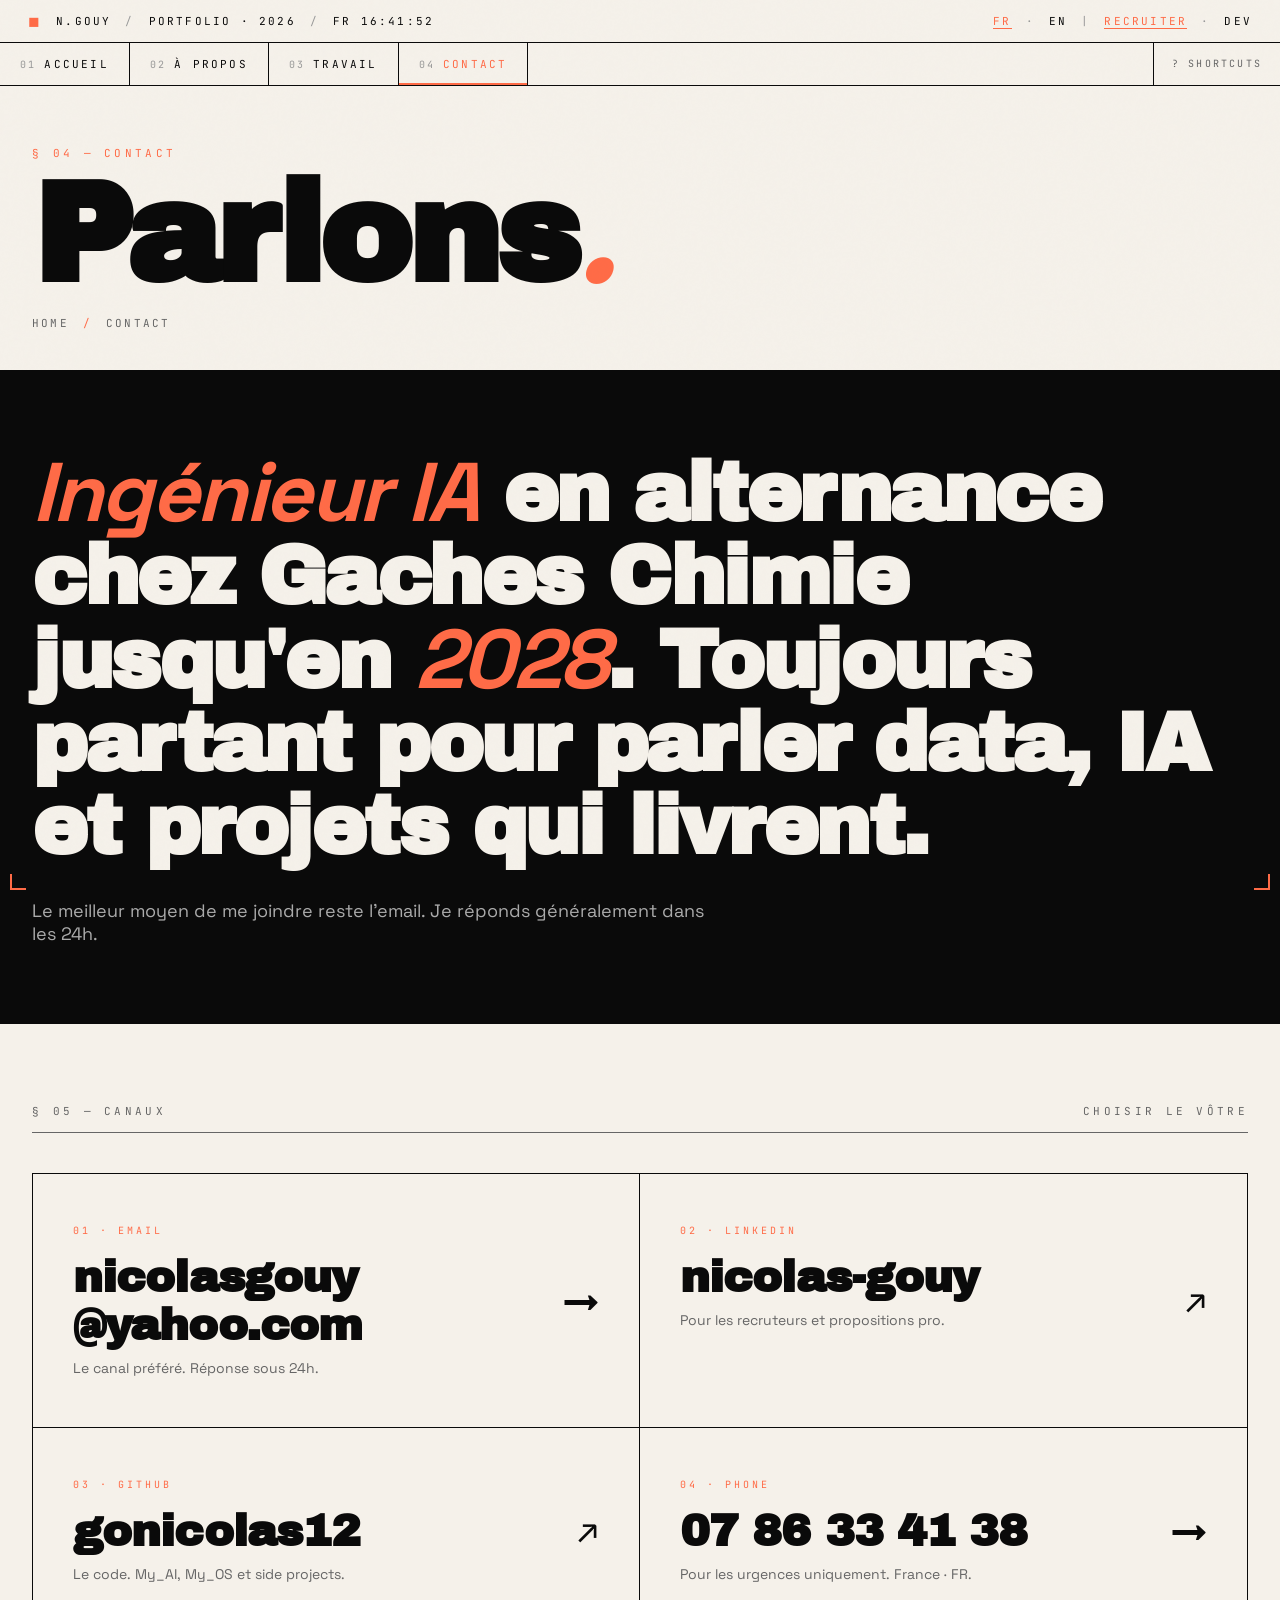
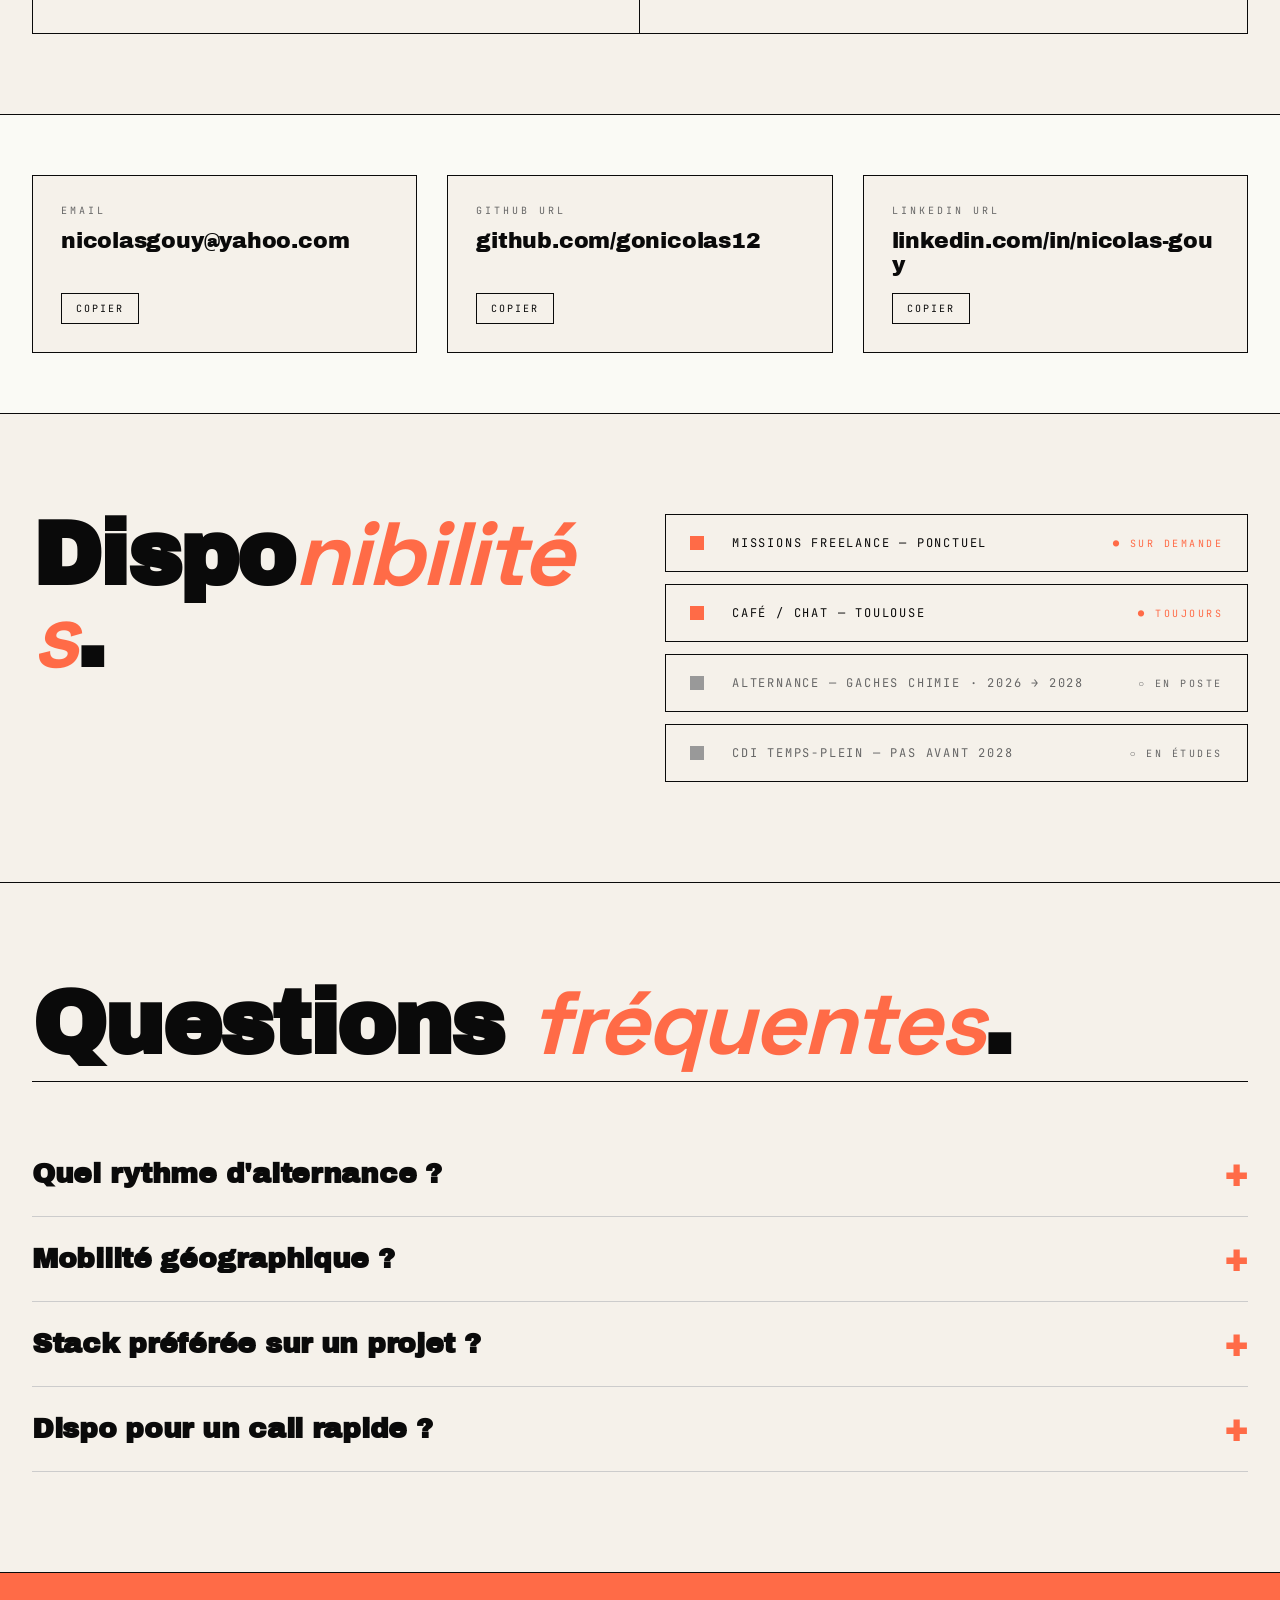
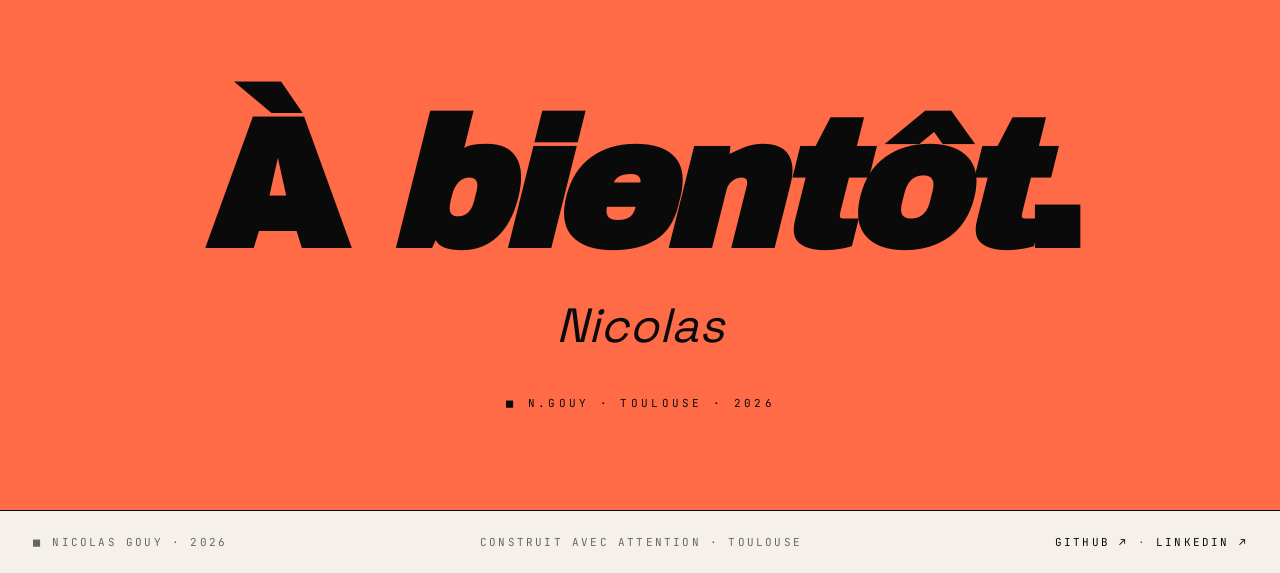
<file: contact.html>
<!DOCTYPE html>
<html lang="fr">
<head>
<meta charset="UTF-8">
<meta name="viewport" content="width=device-width, initial-scale=1.0">
<title>Contact — Nicolas Gouy</title>
<meta name="description" content="Ingénieur IA en alternance chez Gaches Chimie jusqu'en 2028. Ouvert aux échanges data / IA et aux missions ponctuelles. Basé à Toulouse.">
<meta name="author" content="Nicolas Gouy">
<meta name="theme-color" content="#0a0a0a">
<link rel="icon" type="image/svg+xml" href="assets/favicon.svg">
<link rel="alternate icon" href="assets/favicon.svg">
<!-- Open Graph -->
<meta property="og:type" content="website">
<meta property="og:url" content="https://gonicolas12.github.io/portfolio/contact.html">
<meta property="og:title" content="Contact — Nicolas Gouy">
<meta property="og:description" content="Ingénieur IA en alternance chez Gaches Chimie jusqu'en 2028. Ouvert aux échanges data / IA et aux missions ponctuelles. Basé à Toulouse.">
<meta property="og:image" content="https://gonicolas12.github.io/portfolio/assets/og-image-v3.png">
<meta property="og:image:width" content="1200">
<meta property="og:image:height" content="630">
<meta property="og:locale" content="fr_FR">
<meta property="og:site_name" content="Nicolas Gouy">
<!-- Twitter -->
<meta name="twitter:card" content="summary_large_image">
<meta name="twitter:title" content="Contact — Nicolas Gouy">
<meta name="twitter:description" content="Ingénieur IA en alternance chez Gaches Chimie jusqu'en 2028. Ouvert aux échanges data / IA et aux missions ponctuelles. Basé à Toulouse.">
<meta name="twitter:image" content="https://gonicolas12.github.io/portfolio/assets/og-image-v3.png">
<link rel="preconnect" href="https://fonts.googleapis.com">
<link rel="preconnect" href="https://fonts.gstatic.com" crossorigin>
<link href="https://fonts.googleapis.com/css2?family=Archivo+Black&family=Inter:wght@300;400;500;700;900&family=JetBrains+Mono:wght@300;400;500;700&family=Space+Grotesk:wght@300;400;500;600;700&display=swap" rel="stylesheet">
<link rel="stylesheet" href="shared/core.css?v=__VERSION__">
<link rel="stylesheet" href="styles/contact.css?v=__VERSION__">
</head>
<body class="mode-rec">

<div id="header-mount" data-page="contact"></div>

<section class="page-head">
  <div class="eyebrow" data-fr="§ 04 — CONTACT" data-en="§ 04 — CONTACT">§ 04 — CONTACT</div>
  <h1 data-fr-html="Parlons<em>.</em>" data-en-html="Let's talk<em>.</em>">Parlons<em>.</em></h1>
  <div style="font-family: var(--mono); font-size: 11px; letter-spacing: 0.2em; color: var(--muted); display: flex; gap: 14px;">
    <span>HOME</span><span style="color:var(--accent)">/</span><span>CONTACT</span>
  </div>
</section>

<section class="statement">
  <h2 class="reveal" data-fr-html="<em>Ingénieur IA</em> en alternance chez Gaches Chimie jusqu'en <em>2028</em>. Toujours partant pour parler data, IA et projets qui livrent." data-en-html="<em>AI Engineer</em> apprentice at Gaches Chimie until <em>2028</em>. Always up for talking data, AI and projects that ship.">
    <em>Ingénieur IA</em> en alternance chez Gaches Chimie jusqu'en <em>2028</em>. Toujours partant pour parler data, IA et projets qui livrent.
  </h2>
  <p class="sub reveal d1" data-fr="Le meilleur moyen de me joindre reste l'email. Je réponds généralement dans les 24h." data-en="The best way to reach me is email. I usually reply within 24h.">
    Le meilleur moyen de me joindre reste l'email. Je réponds généralement dans les 24h.
  </p>
</section>

<section class="methods">
  <div class="sec-meta reveal">
    <span data-fr="§ 05 — CANAUX" data-en="§ 05 — CHANNELS">§ 05 — CANAUX</span>
    <span data-fr="CHOISIR LE VÔTRE" data-en="PICK YOURS">CHOISIR LE VÔTRE</span>
  </div>
  <div class="methods-grid">
    <a href="mailto:nicolasgouy@yahoo.com" class="method reveal">
      <span class="m-label">01 · EMAIL</span>
      <h3>nicolasgouy<br/>@yahoo.com</h3>
      <p class="m-sub" data-fr="Le canal préféré. Réponse sous 24h." data-en="Preferred channel. Reply within 24h.">Le canal préféré. Réponse sous 24h.</p>
      <span class="m-arrow">→&#xFE0E;</span>
    </a>
    <a href="https://www.linkedin.com/in/nicolas-gouy/" target="_blank" class="method reveal d1">
      <span class="m-label">02 · LINKEDIN</span>
      <h3>nicolas-gouy</h3>
      <p class="m-sub" data-fr="Pour les recruteurs et propositions pro." data-en="For recruiters and pro opportunities.">Pour les recruteurs et propositions pro.</p>
      <span class="m-arrow">↗&#xFE0E;</span>
    </a>
    <a href="https://github.com/gonicolas12/" target="_blank" class="method reveal d2">
      <span class="m-label">03 · GITHUB</span>
      <h3>gonicolas12</h3>
      <p class="m-sub" data-fr="Le code. My_AI, My_OS et side projects." data-en="The code. My_AI, My_OS and side projects.">Le code. My_AI, My_OS et side projects.</p>
      <span class="m-arrow">↗&#xFE0E;</span>
    </a>
    <a href="tel:+33786334138" class="method reveal d3">
      <span class="m-label">04 · PHONE</span>
      <h3>07 86 33 41 38</h3>
      <p class="m-sub" data-fr="Pour les urgences uniquement. France · FR." data-en="Emergencies only. France · FR.">Pour les urgences uniquement. France · FR.</p>
      <span class="m-arrow">→&#xFE0E;</span>
    </a>
  </div>
</section>

<section class="copy-row">
  <div class="copy-card reveal">
    <div>
      <div class="k">EMAIL</div>
      <div class="v">nicolasgouy@yahoo.com</div>
    </div>
    <button data-copy="nicolasgouy@yahoo.com" data-fr="COPIER" data-en="COPY">COPIER</button>
  </div>
  <div class="copy-card reveal d1">
    <div>
      <div class="k">GITHUB URL</div>
      <div class="v">github.com/gonicolas12</div>
    </div>
    <button data-copy="https://github.com/gonicolas12/" data-fr="COPIER" data-en="COPY">COPIER</button>
  </div>
  <div class="copy-card reveal d2">
    <div>
      <div class="k">LINKEDIN URL</div>
      <div class="v">linkedin.com/in/nicolas-gouy</div>
    </div>
    <button data-copy="https://www.linkedin.com/in/nicolas-gouy/" data-fr="COPIER" data-en="COPY">COPIER</button>
  </div>
</section>

<section class="avail">
  <div class="reveal">
    <h2 data-fr-html="Dispo<em>nibilités</em>." data-en-html="Avail<em>ability</em>.">Dispo<em>nibilités</em>.</h2>
  </div>
  <div class="avail-list">
    <div class="avail-item reveal d1">
      <div class="mk"></div>
      <div class="label" data-fr="MISSIONS FREELANCE — PONCTUEL" data-en="FREELANCE — OCCASIONAL">MISSIONS FREELANCE — PONCTUEL</div>
      <div class="status" data-fr="● SUR DEMANDE" data-en="● ON REQUEST">● SUR DEMANDE</div>
    </div>
    <div class="avail-item reveal d2">
      <div class="mk"></div>
      <div class="label" data-fr="CAFÉ / CHAT — TOULOUSE" data-en="COFFEE / CHAT — TOULOUSE">CAFÉ / CHAT — TOULOUSE</div>
      <div class="status" data-fr="● TOUJOURS" data-en="● ALWAYS">● TOUJOURS</div>
    </div>
    <div class="avail-item off reveal d3">
      <div class="mk"></div>
      <div class="label" data-fr="ALTERNANCE — GACHES CHIMIE · 2026&nbsp;→&nbsp;2028" data-en="APPRENTICESHIP — GACHES CHIMIE · 2026&nbsp;→&nbsp;2028">ALTERNANCE — GACHES CHIMIE · 2026&nbsp;→&nbsp;2028</div>
      <div class="status" data-fr="○ EN POSTE" data-en="○ HIRED">○ EN POSTE</div>
    </div>
    <div class="avail-item off reveal d4">
      <div class="mk"></div>
      <div class="label" data-fr="CDI TEMPS-PLEIN — PAS AVANT 2028" data-en="FULL-TIME — NOT BEFORE 2028">CDI TEMPS-PLEIN — PAS AVANT 2028</div>
      <div class="status" data-fr="○ EN ÉTUDES" data-en="○ STUDYING">○ EN ÉTUDES</div>
    </div>
  </div>
</section>

<section class="faq">
  <h2 class="reveal" data-fr-html="Questions <em>fréquentes</em>." data-en-html="<em>FAQ</em>.">Questions <em>fréquentes</em>.</h2>

  <details class="qa reveal">
    <summary data-fr="Quel rythme d'alternance ?" data-en="What apprenticeship rhythm?">Quel rythme d'alternance ?</summary>
    <p data-fr="Rythme Ynov : 2 semaines en entreprise / 1 semaine à l'école." data-en="Ynov rhythm: 2 weeks company / 1 week school.">Rythme Ynov : 2 semaines en entreprise / 1 semaine à l'école.</p>
  </details>

  <details class="qa reveal d1">
    <summary data-fr="Mobilité géographique ?" data-en="Geographic mobility?">Mobilité géographique ?</summary>
    <p data-fr="Basé à Toulouse, permis B + véhiculé. Ouvert aux missions en région et ponctuellement au déplacement national." data-en="Based in Toulouse, driving license + car. Open to regional missions and occasional national travel.">Basé à Toulouse, permis B + véhiculé. Ouvert aux missions en région et ponctuellement au déplacement national.</p>
  </details>

  <details class="qa reveal d2">
    <summary data-fr="Stack préférée sur un projet ?" data-en="Preferred stack on a project?">Stack préférée sur un projet ?</summary>
    <p data-fr="Python pour le backend / data / ML. Power BI côté viz métier. Ollama + ChromaDB + MCP pour les projets IA locaux. Je m'adapte rapidement à d'autres outils." data-en="Python for backend / data / ML. Power BI for business viz. Ollama + ChromaDB + MCP for local AI projects. I adapt quickly to other tools.">Python pour le backend / data / ML. Power BI côté viz métier. Ollama + ChromaDB + MCP pour les projets IA locaux. Je m'adapte rapidement à d'autres outils.</p>
  </details>

  <details class="qa reveal d3">
    <summary data-fr="Dispo pour un call rapide ?" data-en="Available for a quick call?">Dispo pour un call rapide ?</summary>
    <p data-fr="Oui — un mail avec un ou deux créneaux et on trouve ça. 30 min suffisent pour faire le tour d'un sujet." data-en="Yes — an email with one or two slots and we'll set it up. 30 min is usually enough to scope a topic.">Oui — un mail avec un ou deux créneaux et on trouve ça. 30 min suffisent pour faire le tour d'un sujet.</p>
  </details>
</section>

<section class="signoff">
  <h2 data-fr-html="À <em>bientôt</em>." data-en-html="See you <em>soon</em>.">À <em>bientôt</em>.</h2>
  <div class="sig">Nicolas</div>
  <div class="mark">◼ N.GOUY · TOULOUSE · 2026</div>
</section>

<div id="footer-mount"></div>

<script src="shared/content.js?v=__VERSION__"></script>
<script src="shared/header.js?v=__VERSION__"></script>
<script src="scripts/contact.js?v=__VERSION__"></script>
</body>
</html>
</file>
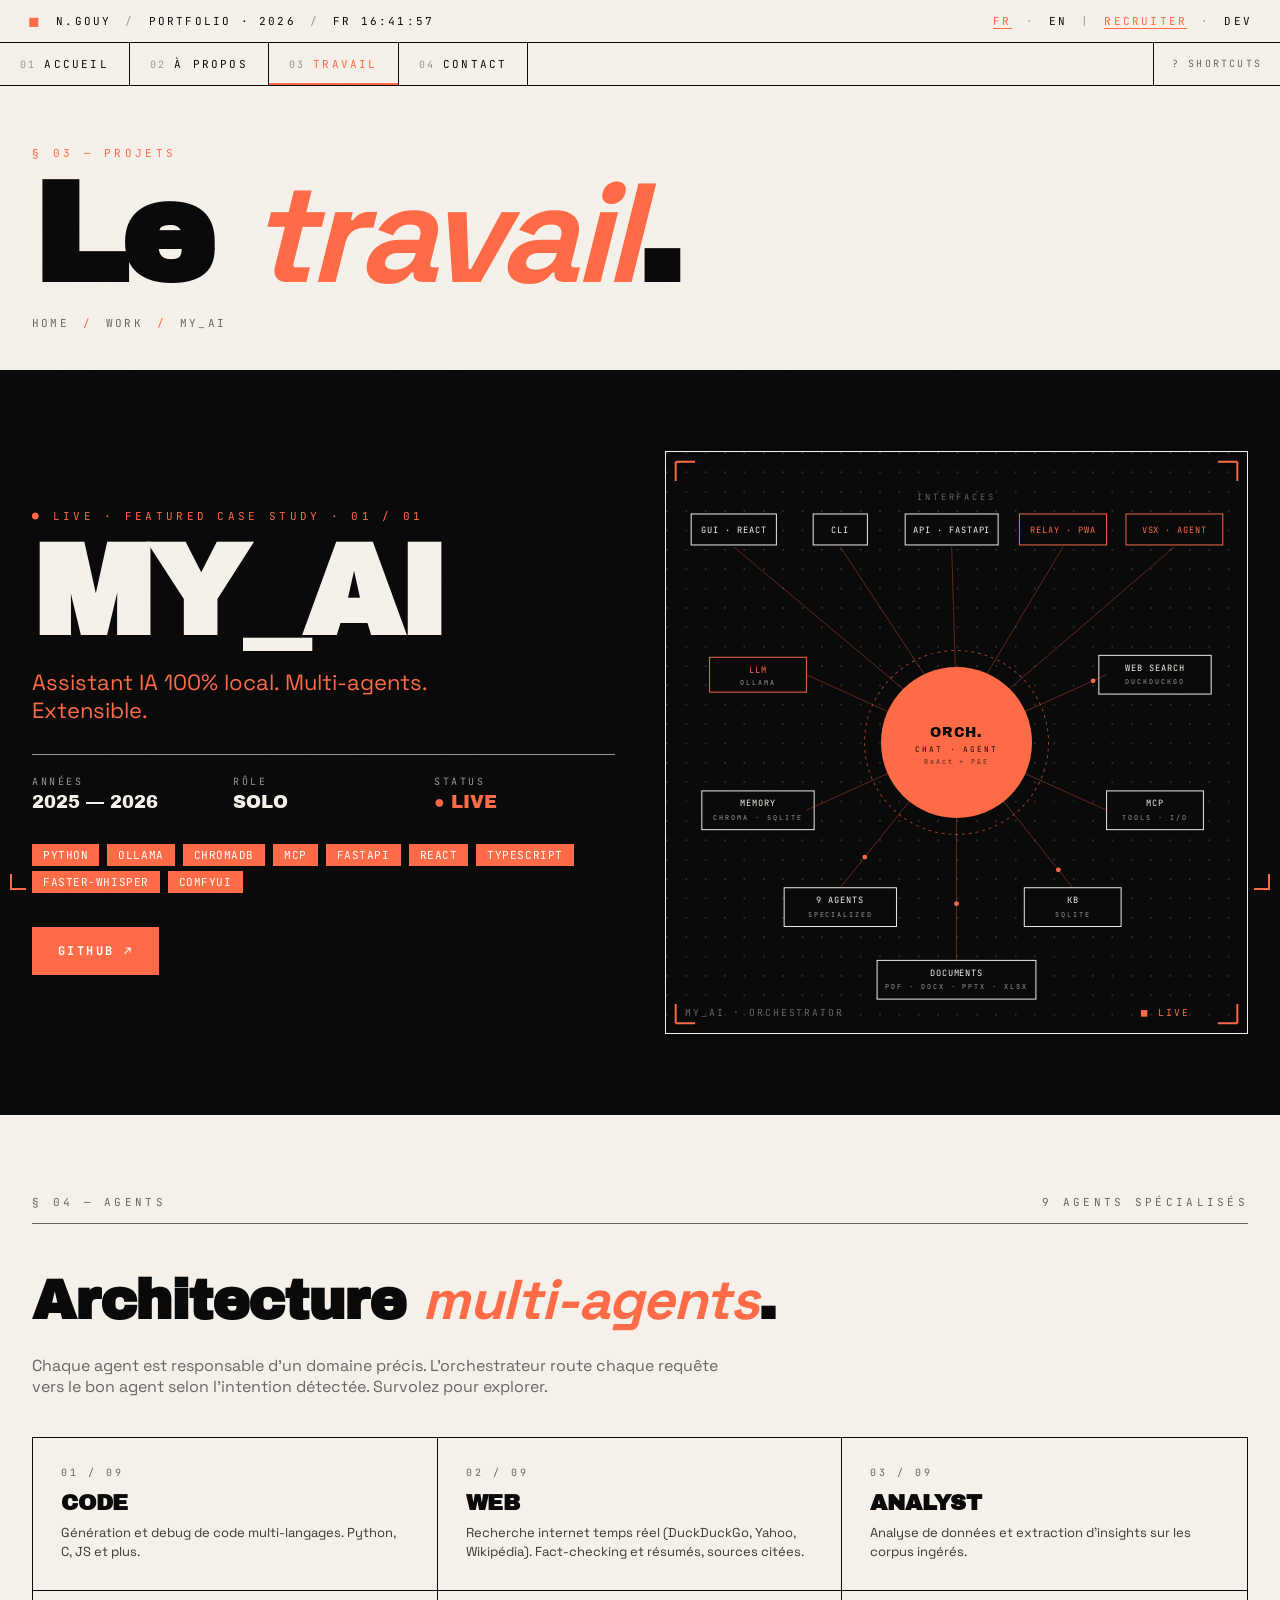
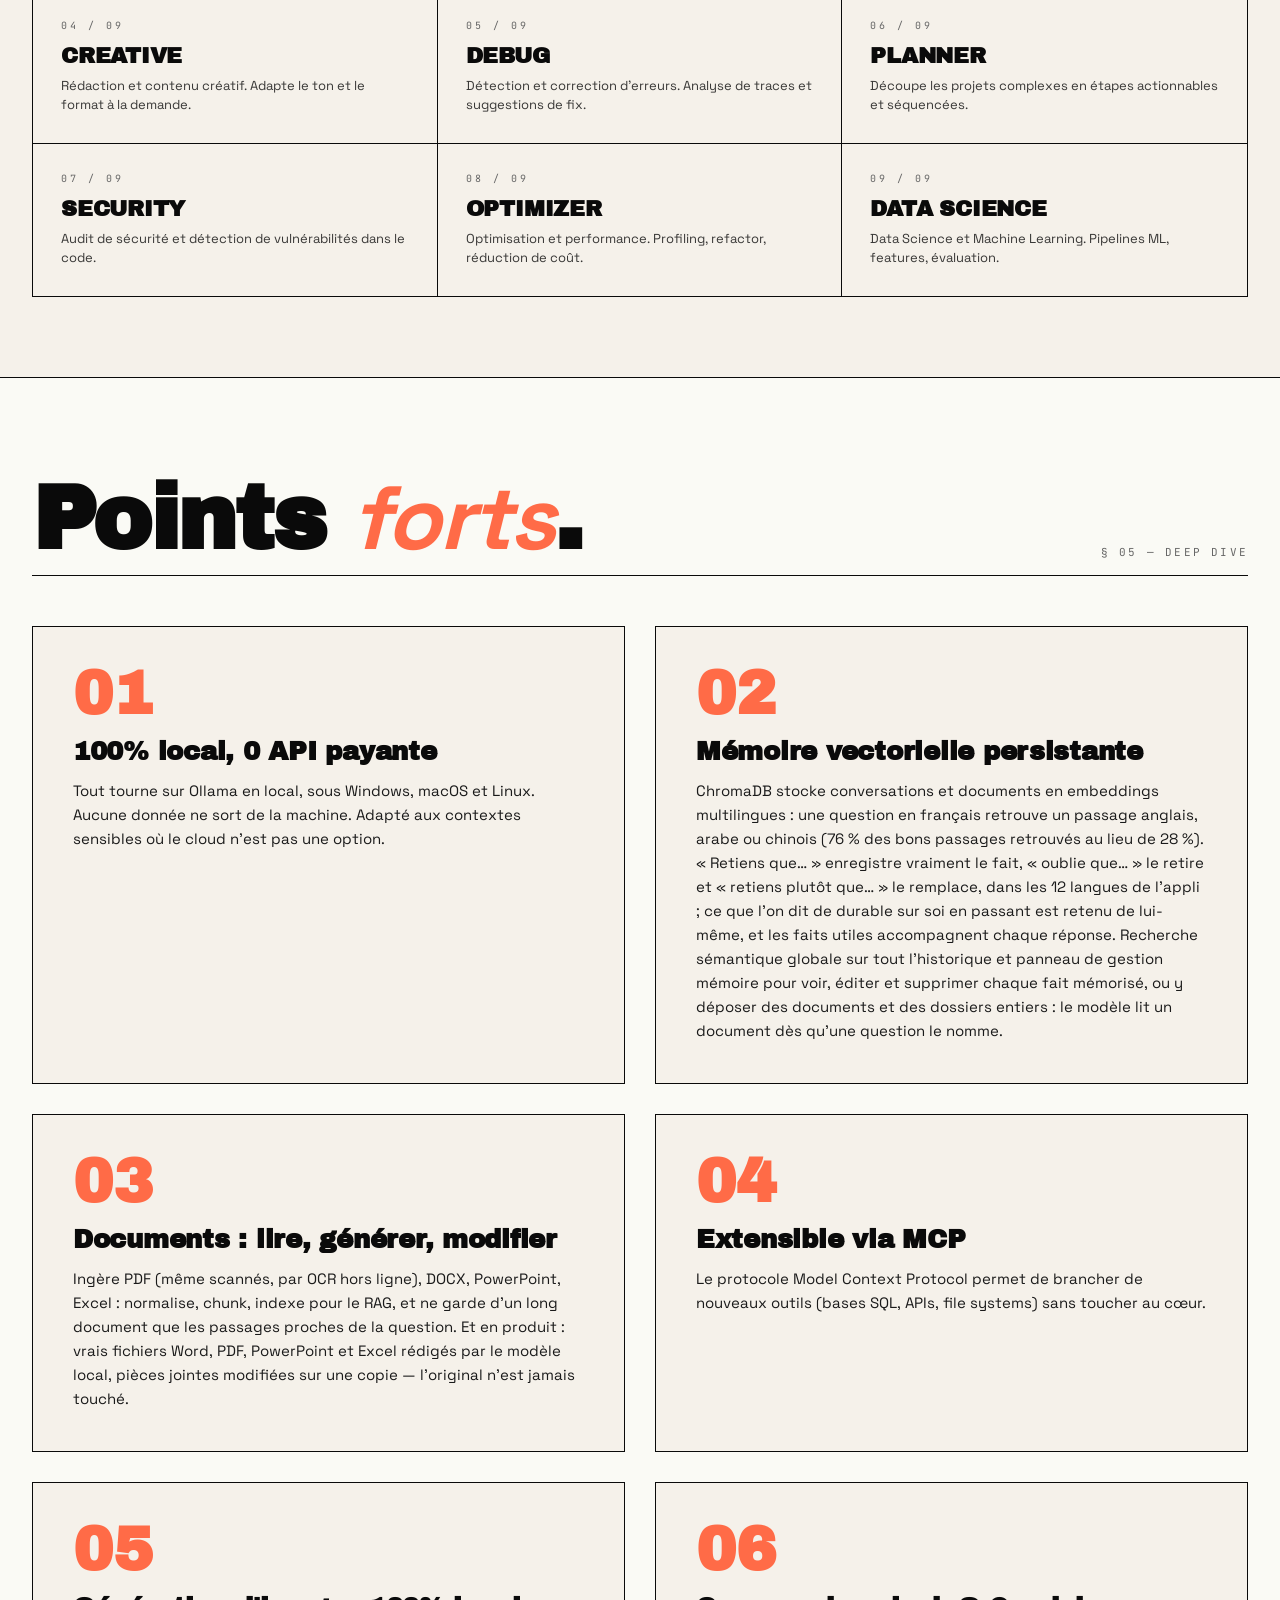
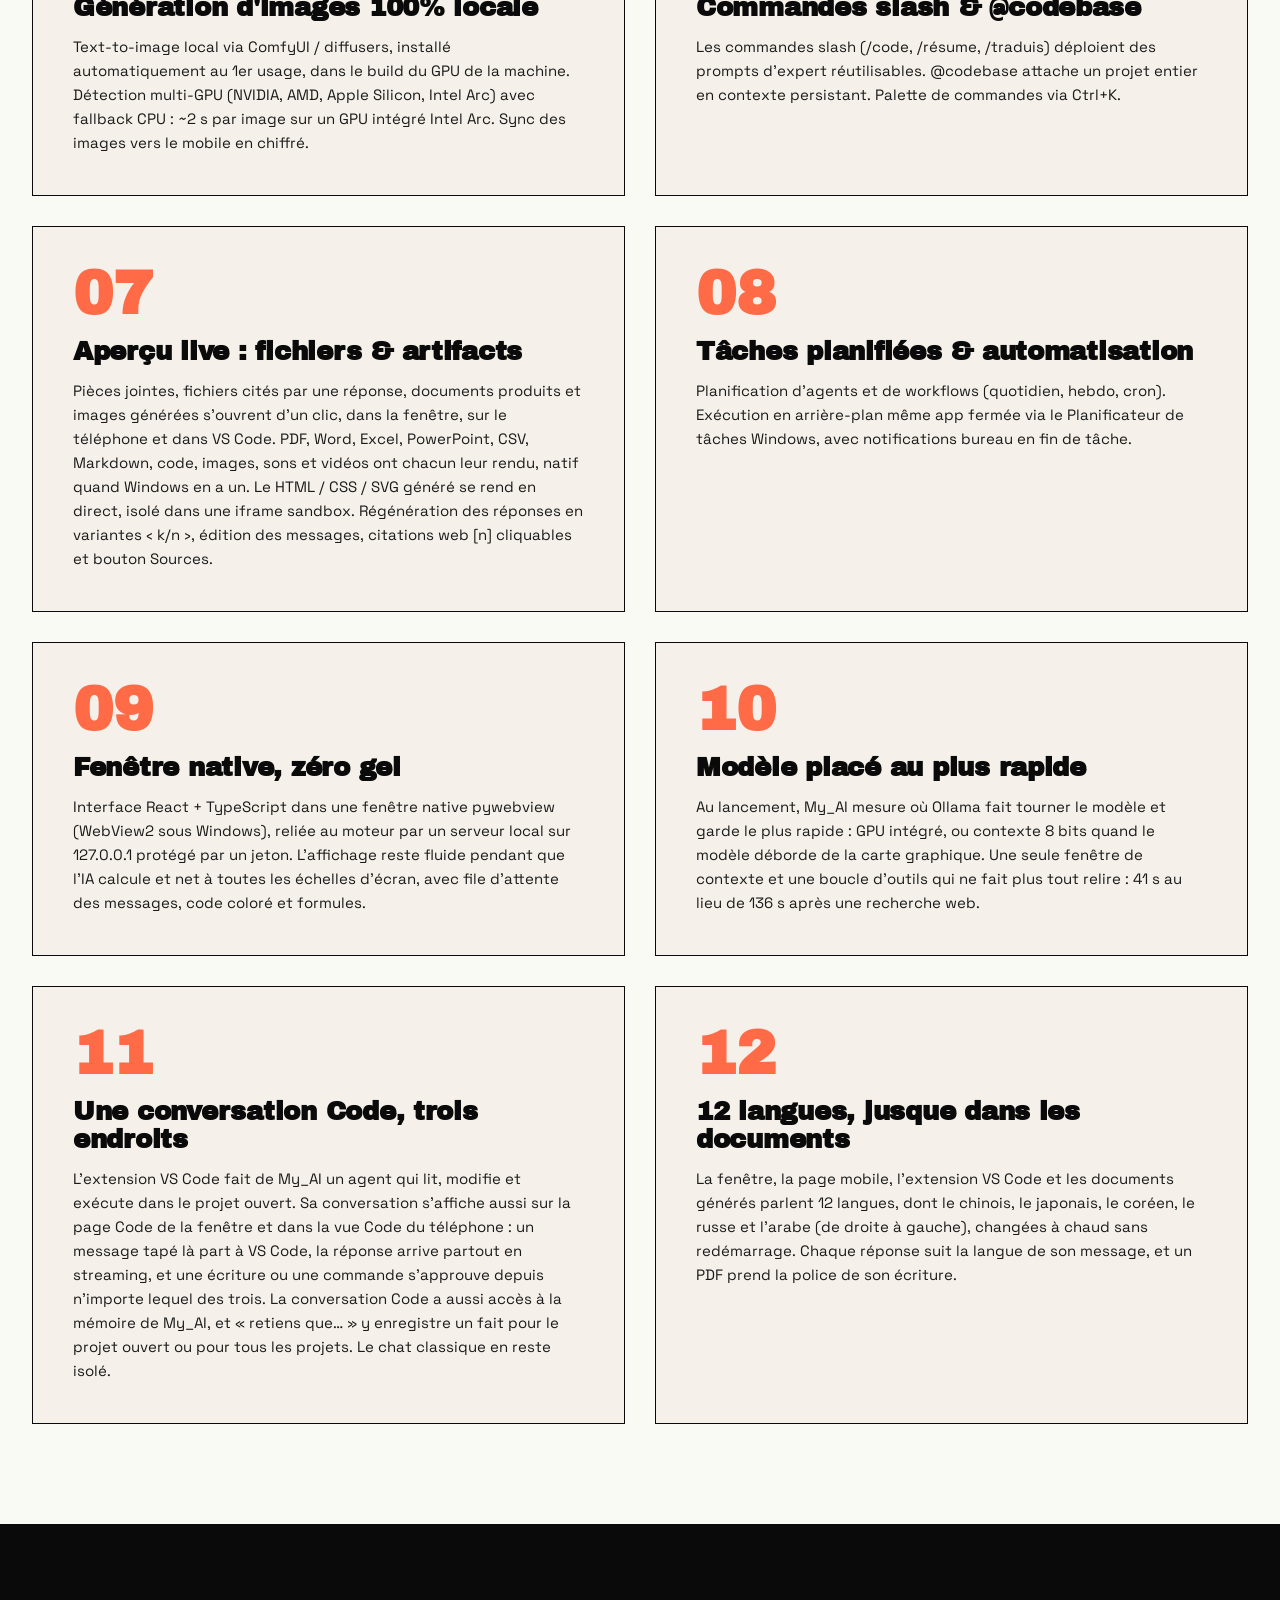
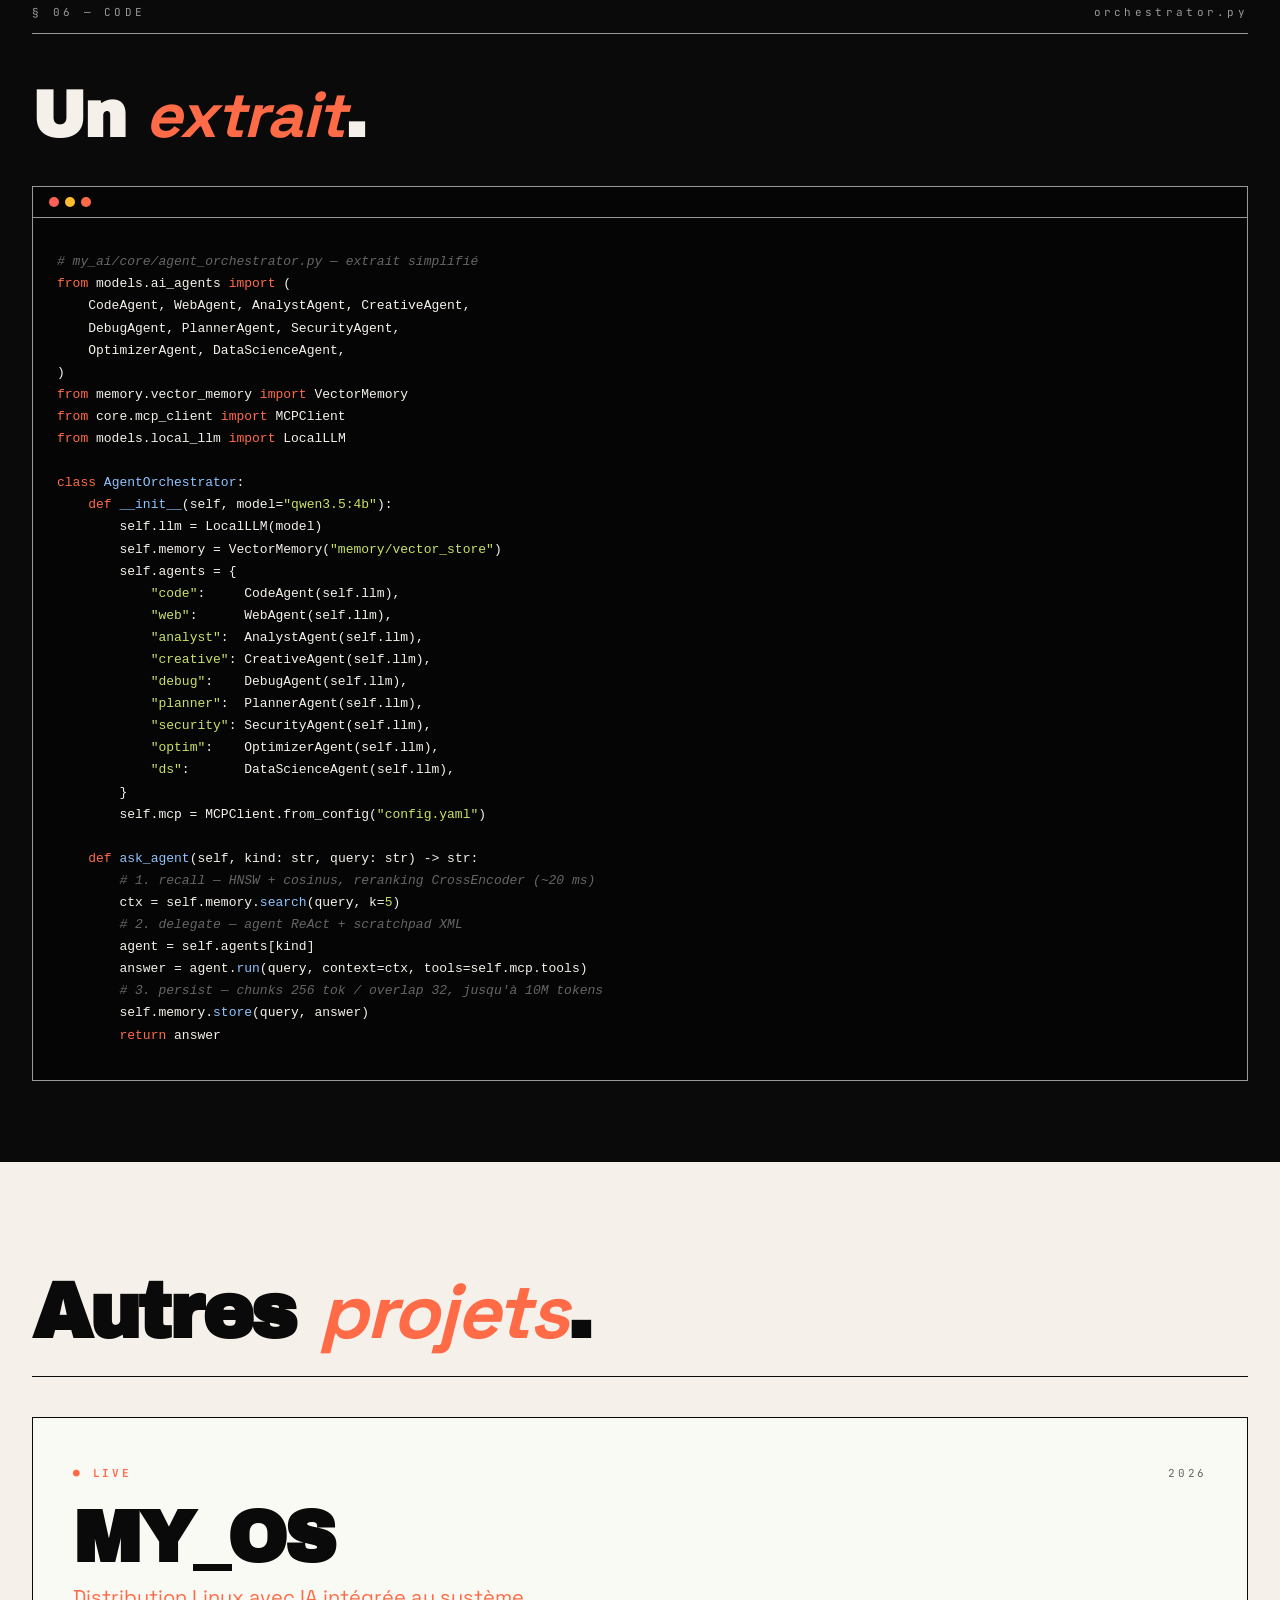
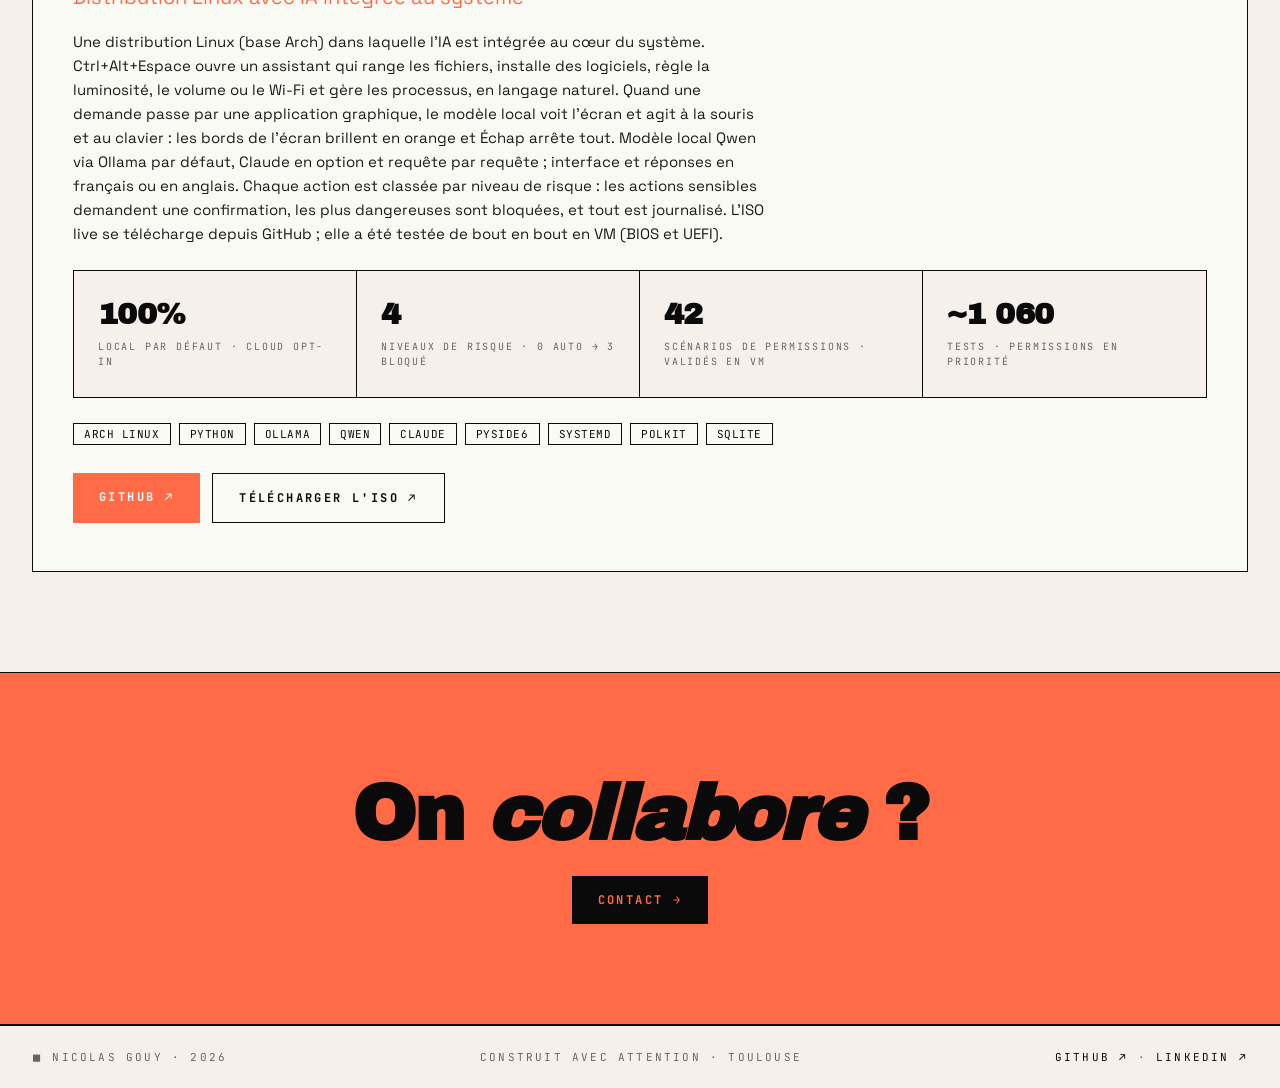
<file: work.html>
<!DOCTYPE html>
<html lang="fr">
<head>
<meta charset="UTF-8">
<meta name="viewport" content="width=device-width, initial-scale=1.0">
<title>Travail — Nicolas Gouy</title>
<meta name="description" content="Étude de cas : My_AI, assistant IA 100% local en Python. Fenêtre native React, multi-agents, mémoire vectorielle ChromaDB, protocole MCP, FastAPI, extension VS Code agentique. Et My_OS, distribution Linux avec IA intégrée au système.">
<meta name="author" content="Nicolas Gouy">
<meta name="theme-color" content="#0a0a0a">
<link rel="icon" type="image/svg+xml" href="assets/favicon.svg">
<link rel="alternate icon" href="assets/favicon.svg">
<!-- Open Graph -->
<meta property="og:type" content="website">
<meta property="og:url" content="https://gonicolas12.github.io/portfolio/work.html">
<meta property="og:title" content="Travail — Nicolas Gouy">
<meta property="og:description" content="Étude de cas : My_AI, assistant IA 100% local en Python. Fenêtre native React, multi-agents, mémoire vectorielle ChromaDB, protocole MCP, FastAPI, extension VS Code agentique. Et My_OS, distribution Linux avec IA intégrée au système.">
<meta property="og:image" content="https://gonicolas12.github.io/portfolio/assets/og-image-v3.png">
<meta property="og:image:width" content="1200">
<meta property="og:image:height" content="630">
<meta property="og:locale" content="fr_FR">
<meta property="og:site_name" content="Nicolas Gouy">
<!-- Twitter -->
<meta name="twitter:card" content="summary_large_image">
<meta name="twitter:title" content="Travail — Nicolas Gouy">
<meta name="twitter:description" content="Étude de cas : My_AI, assistant IA 100% local en Python. Fenêtre native React, multi-agents, mémoire vectorielle ChromaDB, protocole MCP, FastAPI, extension VS Code agentique. Et My_OS, distribution Linux avec IA intégrée au système.">
<meta name="twitter:image" content="https://gonicolas12.github.io/portfolio/assets/og-image-v3.png">
<link rel="preconnect" href="https://fonts.googleapis.com">
<link rel="preconnect" href="https://fonts.gstatic.com" crossorigin>
<link href="https://fonts.googleapis.com/css2?family=Archivo+Black&family=Inter:wght@300;400;500;700;900&family=JetBrains+Mono:wght@300;400;500;700&family=Space+Grotesk:wght@300;400;500;600;700&display=swap" rel="stylesheet">
<link rel="stylesheet" href="shared/core.css?v=__VERSION__">
<link rel="stylesheet" href="styles/work.css?v=__VERSION__">
</head>
<body class="mode-rec">

<div id="header-mount" data-page="work"></div>

<section class="page-head">
  <div class="eyebrow" data-fr="§ 03 — PROJETS" data-en="§ 03 — PROJECTS">§ 03 — PROJETS</div>
  <h1 data-fr-html="Le <em>travail</em>." data-en-html="The <em>work</em>.">Le <em>travail</em>.</h1>
  <div class="crumb">
    <span>HOME</span><span style="color:var(--accent)">/</span><span>WORK</span><span style="color:var(--accent)">/</span><span>MY_AI</span>
  </div>
</section>

<section class="proj-hero">
  <div class="proj-hero-info">
    <div class="tag">● LIVE · FEATURED CASE STUDY · 01 / 01</div>
    <h2 class="reveal">MY_AI</h2>
    <p class="tagline reveal d1" data-fr="Assistant IA 100% local. Multi-agents. Extensible." data-en="100% local AI assistant. Multi-agent. Extensible.">Assistant IA 100% local. Multi-agents. Extensible.</p>
    <div class="meta-row reveal d2">
      <div><div class="k" data-fr="ANNÉES" data-en="YEARS">ANNÉES</div><div class="v">2025 — 2026</div></div>
      <div><div class="k" data-fr="RÔLE" data-en="ROLE">RÔLE</div><div class="v" data-fr="SOLO" data-en="SOLO">SOLO</div></div>
      <div><div class="k">STATUS</div><div class="v" style="color:var(--accent)">● LIVE</div></div>
    </div>
    <div class="reveal d3">
      <span class="chip accent">PYTHON</span>
      <span class="chip accent">OLLAMA</span>
      <span class="chip accent">CHROMADB</span>
      <span class="chip accent">MCP</span>
      <span class="chip accent">FASTAPI</span>
      <span class="chip accent">REACT</span>
      <span class="chip accent">TYPESCRIPT</span>
      <span class="chip accent">FASTER-WHISPER</span>
      <span class="chip accent">COMFYUI</span>
      <span class="chip dev-only">SENTENCE-TRANSFORMERS</span>
      <span class="chip dev-only">HNSW</span>
      <span class="chip dev-only">SQLITE</span>
      <span class="chip dev-only">WEBSOCKET</span>
      <span class="chip dev-only">CLOUDFLARED</span>
      <span class="chip dev-only">DUCKDUCKGO</span>
      <span class="chip dev-only">DISKCACHE</span>
      <span class="chip dev-only">BS4</span>
      <span class="chip dev-only">PYWEBVIEW</span>
      <span class="chip dev-only">VITE</span>
      <span class="chip dev-only">ZUSTAND</span>
      <span class="chip dev-only">REACT FLOW</span>
      <span class="chip dev-only">TIKTOKEN</span>
      <span class="chip dev-only">VS CODE API</span>
      <span class="chip dev-only">AES-256-GCM</span>
      <span class="chip dev-only">SOUNDDEVICE</span>
      <span class="chip dev-only">PYTTSX3</span>
      <span class="chip dev-only">PYTHON-DOCX</span>
      <span class="chip dev-only">PYTHON-PPTX</span>
      <span class="chip dev-only">OPENPYXL</span>
      <span class="chip dev-only">REPORTLAB</span>
      <span class="chip dev-only">RAPIDOCR</span>
    </div>
    <div class="dev-only dev-meta reveal d3" data-fr="v9.2.0 · MIT · Python 3.11–3.14 · Extension VS Code v1.7.4" data-en="v9.2.0 · MIT · Python 3.11–3.14 · VS Code extension v1.7.4">v9.2.0 · MIT · Python 3.11–3.14 · Extension VS Code v1.7.4</div>
    <div style="margin-top: 30px; display: flex; gap: 12px; flex-wrap: wrap;">
      <a href="https://github.com/gonicolas12/My_AI" target="_blank" class="btn btn-primary" style="background: var(--accent); color: #fff;">GITHUB ↗</a>
      <a href="https://github.com/gonicolas12/My_AI/releases" target="_blank" class="btn btn-ghost dev-only" style="border-color: var(--bg); color: var(--bg);" data-fr="RELEASES ↗" data-en="RELEASES ↗">RELEASES ↗</a>
    </div>
  </div>

  <div class="arch-vis reveal d1">
    <svg viewBox="0 0 600 600" xmlns="http://www.w3.org/2000/svg">
      <defs>
        <pattern id="dotgrid" width="20" height="20" patternUnits="userSpaceOnUse">
          <circle cx="1" cy="1" r="1" fill="#333"/>
        </pattern>
      </defs>
      <rect width="600" height="600" fill="url(#dotgrid)"/>

      <!-- Layer 1 — Interfaces (top) -->
      <g font-family="JetBrains Mono" font-size="9" fill="#f5f1ea">
        <text x="300" y="50" text-anchor="middle" fill="#666" letter-spacing="3">INTERFACES</text>
        <g transform="translate(70, 80)"><rect x="-44" y="-16" width="88" height="32" fill="#0a0a0a" stroke="#f5f1ea" stroke-width="1"/><text text-anchor="middle" y="4" letter-spacing="1">GUI · REACT</text></g>
        <g transform="translate(180, 80)"><rect x="-28" y="-16" width="56" height="32" fill="#0a0a0a" stroke="#f5f1ea" stroke-width="1"/><text text-anchor="middle" y="4" letter-spacing="1">CLI</text></g>
        <g transform="translate(295, 80)"><rect x="-48" y="-16" width="96" height="32" fill="#0a0a0a" stroke="#f5f1ea" stroke-width="1"/><text text-anchor="middle" y="4" letter-spacing="1">API · FASTAPI</text></g>
        <g transform="translate(410, 80)"><rect x="-45" y="-16" width="90" height="32" fill="#0a0a0a" stroke="#ff6b47" stroke-width="1"/><text text-anchor="middle" y="4" fill="#ff6b47" letter-spacing="1">RELAY · PWA</text></g>
        <g transform="translate(525, 80)"><rect x="-50" y="-16" width="100" height="32" fill="#0a0a0a" stroke="#ff6b47" stroke-width="1"/><text text-anchor="middle" y="4" fill="#ff6b47" letter-spacing="1">VSX · AGENT</text></g>
      </g>

      <!-- Arrows interfaces -> orchestrator -->
      <g stroke="#ff6b47" stroke-width="1" opacity="0.35" fill="none">
        <line x1="70" y1="98" x2="275" y2="270"/>
        <line x1="180" y1="98" x2="290" y2="265"/>
        <line x1="295" y1="98" x2="300" y2="265"/>
        <line x1="410" y1="98" x2="310" y2="265"/>
        <line x1="525" y1="98" x2="325" y2="270"/>
      </g>

      <!-- Layer 2 — Orchestrators (center) -->
      <g transform="translate(300, 300)">
        <circle r="95" fill="none" stroke="#ff6b47" stroke-width="1" stroke-dasharray="3 4" opacity="0.6">
          <animateTransform attributeName="transform" type="rotate" from="0" to="360" dur="50s" repeatCount="indefinite"/>
        </circle>
        <circle r="78" fill="#ff6b47"/>
        <text text-anchor="middle" y="-6" font-family="Archivo Black" font-size="14" fill="#0a0a0a" letter-spacing="1">ORCH.</text>
        <text text-anchor="middle" y="10" font-family="JetBrains Mono" font-size="8" fill="#0a0a0a" letter-spacing="2">CHAT · AGENT</text>
        <text text-anchor="middle" y="22" font-family="JetBrains Mono" font-size="7" fill="#0a0a0a" opacity="0.7" letter-spacing="2">ReAct + P&amp;E</text>
      </g>

      <!-- Layer 3 — Subsystems (around) -->
      <g font-family="JetBrains Mono" font-size="9" fill="#f5f1ea">
        <!-- LLM left -->
        <g transform="translate(95, 230)"><rect x="-50" y="-18" width="100" height="36" fill="#0a0a0a" stroke="#ff6b47" stroke-width="1"/><text text-anchor="middle" y="-2" fill="#ff6b47" letter-spacing="1">LLM</text><text text-anchor="middle" y="11" fill="#999" font-size="7" letter-spacing="2">OLLAMA</text></g>
        <!-- Memory left -->
        <g transform="translate(95, 370)"><rect x="-58" y="-20" width="116" height="40" fill="#0a0a0a" stroke="#f5f1ea" stroke-width="1"/><text text-anchor="middle" y="-4" letter-spacing="1">MEMORY</text><text text-anchor="middle" y="10" fill="#999" font-size="7" letter-spacing="2">CHROMA · SQLITE</text></g>
        <!-- Agents bottom-left -->
        <g transform="translate(180, 470)"><rect x="-58" y="-20" width="116" height="40" fill="#0a0a0a" stroke="#f5f1ea" stroke-width="1"/><text text-anchor="middle" y="-4" letter-spacing="1">9 AGENTS</text><text text-anchor="middle" y="10" fill="#999" font-size="7" letter-spacing="2">SPECIALIZED</text></g>
        <!-- KB bottom-right -->
        <g transform="translate(420, 470)"><rect x="-50" y="-20" width="100" height="40" fill="#0a0a0a" stroke="#f5f1ea" stroke-width="1"/><text text-anchor="middle" y="-4" letter-spacing="1">KB</text><text text-anchor="middle" y="10" fill="#999" font-size="7" letter-spacing="2">SQLITE</text></g>
        <!-- MCP right -->
        <g transform="translate(505, 370)"><rect x="-50" y="-20" width="100" height="40" fill="#0a0a0a" stroke="#f5f1ea" stroke-width="1"/><text text-anchor="middle" y="-4" letter-spacing="1">MCP</text><text text-anchor="middle" y="10" fill="#999" font-size="7" letter-spacing="2">TOOLS · I/O</text></g>
        <!-- Web right -->
        <g transform="translate(505, 230)"><rect x="-58" y="-20" width="116" height="40" fill="#0a0a0a" stroke="#f5f1ea" stroke-width="1"/><text text-anchor="middle" y="-4" letter-spacing="1">WEB SEARCH</text><text text-anchor="middle" y="10" fill="#999" font-size="7" letter-spacing="2">DUCKDUCKGO</text></g>
      </g>

      <!-- Documents — read · generate · edit (bottom center, set lower so it doesn't touch the bottom-row boxes) -->
      <g font-family="JetBrains Mono" font-size="9" fill="#f5f1ea">
        <g transform="translate(300, 545)"><rect x="-82" y="-20" width="164" height="40" fill="#0a0a0a" stroke="#f5f1ea" stroke-width="1"/><text text-anchor="middle" y="-4" letter-spacing="1">DOCUMENTS</text><text text-anchor="middle" y="10" fill="#999" font-size="7" letter-spacing="2">PDF · DOCX · PPTX · XLSX</text></g>
      </g>

      <!-- Connections orchestrator <-> subsystems -->
      <g stroke="#ff6b47" stroke-width="1" opacity="0.35" fill="none">
        <line x1="300" y1="300" x2="145" y2="230"/>
        <line x1="300" y1="300" x2="145" y2="370"/>
        <line x1="300" y1="300" x2="180" y2="450"/>
        <line x1="300" y1="300" x2="420" y2="450"/>
        <line x1="300" y1="300" x2="455" y2="370"/>
        <line x1="300" y1="300" x2="455" y2="230"/>
        <line x1="300" y1="300" x2="300" y2="525"/>
      </g>

      <!-- Animated particles — flow IN (interfaces -> orch) and OUT (orch -> subsystems) -->
      <circle r="2.5" fill="#ff6b47">
        <animateMotion dur="2.4s" repeatCount="indefinite" path="M 70 98 L 275 270"/>
      </circle>
      <circle r="2.5" fill="#ff6b47">
        <animateMotion dur="2.8s" repeatCount="indefinite" path="M 410 98 L 310 265"/>
      </circle>
      <circle r="2.5" fill="#ff6b47">
        <animateMotion dur="2.5s" repeatCount="indefinite" path="M 525 98 L 325 270"/>
      </circle>
      <circle r="2.5" fill="#ff6b47">
        <animateMotion dur="2.2s" repeatCount="indefinite" path="M 300 300 L 145 230"/>
      </circle>
      <circle r="2.5" fill="#ff6b47">
        <animateMotion dur="2.6s" repeatCount="indefinite" path="M 300 300 L 455 230"/>
      </circle>
      <circle r="2.5" fill="#ff6b47">
        <animateMotion dur="3s" repeatCount="indefinite" path="M 300 300 L 180 450"/>
      </circle>
      <circle r="2.5" fill="#ff6b47">
        <animateMotion dur="2.7s" repeatCount="indefinite" path="M 300 300 L 420 450"/>
      </circle>
      <circle r="2.5" fill="#ff6b47">
        <animateMotion dur="3.2s" repeatCount="indefinite" path="M 300 300 L 300 525"/>
      </circle>

      <!-- corners -->
      <path d="M 10 10 L 30 10 M 10 10 L 10 30" stroke="#ff6b47" stroke-width="2" fill="none"/>
      <path d="M 590 10 L 570 10 M 590 10 L 590 30" stroke="#ff6b47" stroke-width="2" fill="none"/>
      <path d="M 10 590 L 30 590 M 10 590 L 10 570" stroke="#ff6b47" stroke-width="2" fill="none"/>
      <path d="M 590 590 L 570 590 M 590 590 L 590 570" stroke="#ff6b47" stroke-width="2" fill="none"/>

      <text x="20" y="582" font-family="JetBrains Mono" font-size="10" fill="#666" letter-spacing="2">MY_AI · ORCHESTRATOR</text>
      <text x="490" y="582" font-family="JetBrains Mono" font-size="10" fill="#ff6b47" letter-spacing="2">◼ LIVE</text>
    </svg>
  </div>
</section>

<!-- 9 Agents Grid -->
<section class="arch-interactive">
  <div class="sec-meta reveal">
    <span>§ 04 — AGENTS</span>
    <span data-fr="9 AGENTS SPÉCIALISÉS" data-en="9 SPECIALIZED AGENTS">9 AGENTS SPÉCIALISÉS</span>
  </div>
  <h3 class="reveal" data-fr-html="Architecture <em>multi-agents</em>." data-en-html="<em>Multi-agent</em> architecture.">Architecture <em>multi-agents</em>.</h3>
  <p class="reveal d1" data-fr="Chaque agent est responsable d'un domaine précis. L'orchestrateur route chaque requête vers le bon agent selon l'intention détectée. Survolez pour explorer." data-en="Each agent owns one specific domain. The orchestrator routes each request to the right agent based on detected intent. Hover to explore.">
    Chaque agent est responsable d'un domaine précis. L'orchestrateur route chaque requête vers le bon agent selon l'intention détectée. Survolez pour explorer.
  </p>

  <div class="agents-grid reveal d2">
    <div class="agent">
      <div class="agent-num">01 / 09</div>
      <h4>CODE</h4>
      <p data-fr="Génération et debug de code multi-langages. Python, C, JS et plus." data-en="Code generation and debugging across languages. Python, C, JS and more.">Génération et debug de code multi-langages. Python, C, JS et plus.</p>
      <code class="agent-mod dev-only">models/ai_agents.py · CodeAgent</code>
    </div>
    <div class="agent">
      <div class="agent-num">02 / 09</div>
      <h4>WEB</h4>
      <p data-fr="Recherche internet temps réel (DuckDuckGo, Yahoo, Wikipédia). Fact-checking et résumés, sources citées." data-en="Real-time internet search (DuckDuckGo, Yahoo, Wikipedia). Fact-checking and summaries, cited sources.">Recherche internet temps réel (DuckDuckGo, Yahoo, Wikipédia). Fact-checking et résumés, sources citées.</p>
      <code class="agent-mod dev-only">models/ai_agents.py · WebAgent</code>
    </div>
    <div class="agent">
      <div class="agent-num">03 / 09</div>
      <h4>ANALYST</h4>
      <p data-fr="Analyse de données et extraction d'insights sur les corpus ingérés." data-en="Data analysis and insight extraction on ingested corpora.">Analyse de données et extraction d'insights sur les corpus ingérés.</p>
      <code class="agent-mod dev-only">models/ai_agents.py · AnalystAgent</code>
    </div>
    <div class="agent">
      <div class="agent-num">04 / 09</div>
      <h4>CREATIVE</h4>
      <p data-fr="Rédaction et contenu créatif. Adapte le ton et le format à la demande." data-en="Writing and creative content. Adapts tone and format on demand.">Rédaction et contenu créatif. Adapte le ton et le format à la demande.</p>
      <code class="agent-mod dev-only">models/ai_agents.py · CreativeAgent</code>
    </div>
    <div class="agent">
      <div class="agent-num">05 / 09</div>
      <h4>DEBUG</h4>
      <p data-fr="Détection et correction d'erreurs. Analyse de traces et suggestions de fix." data-en="Error detection and fixing. Stack trace analysis and fix suggestions.">Détection et correction d'erreurs. Analyse de traces et suggestions de fix.</p>
      <code class="agent-mod dev-only">models/ai_agents.py · DebugAgent</code>
    </div>
    <div class="agent">
      <div class="agent-num">06 / 09</div>
      <h4>PLANNER</h4>
      <p data-fr="Découpe les projets complexes en étapes actionnables et séquencées." data-en="Breaks complex projects into actionable, sequenced steps.">Découpe les projets complexes en étapes actionnables et séquencées.</p>
      <code class="agent-mod dev-only">models/ai_agents.py · PlannerAgent</code>
    </div>
    <div class="agent">
      <div class="agent-num">07 / 09</div>
      <h4>SECURITY</h4>
      <p data-fr="Audit de sécurité et détection de vulnérabilités dans le code." data-en="Security audit and vulnerability detection in code.">Audit de sécurité et détection de vulnérabilités dans le code.</p>
      <code class="agent-mod dev-only">models/ai_agents.py · SecurityAgent</code>
    </div>
    <div class="agent">
      <div class="agent-num">08 / 09</div>
      <h4>OPTIMIZER</h4>
      <p data-fr="Optimisation et performance. Profiling, refactor, réduction de coût." data-en="Optimization and performance. Profiling, refactoring, cost reduction.">Optimisation et performance. Profiling, refactor, réduction de coût.</p>
      <code class="agent-mod dev-only">models/ai_agents.py · OptimizerAgent</code>
    </div>
    <div class="agent">
      <div class="agent-num">09 / 09</div>
      <h4>DATA SCIENCE</h4>
      <p data-fr="Data Science et Machine Learning. Pipelines ML, features, évaluation." data-en="Data Science and Machine Learning. ML pipelines, features, evaluation.">Data Science et Machine Learning. Pipelines ML, features, évaluation.</p>
      <code class="agent-mod dev-only">models/ai_agents.py · DataScienceAgent</code>
    </div>
  </div>
</section>

<!-- Deep dive -->
<section class="deep">
  <div class="deep-head reveal">
    <h2 data-fr-html="Points <em>forts</em>." data-en-html="Key <em>ideas</em>.">Points <em>forts</em>.</h2>
    <div style="font-family: var(--mono); font-size: 11px; letter-spacing: 0.2em; color: var(--muted);">§ 05 — DEEP DIVE</div>
  </div>
  <div class="deep-grid">
    <div class="deep-card reveal">
      <div class="n">01</div>
      <h4 data-fr="100% local, 0 API payante" data-en="100% local, 0 paid API">100% local, 0 API payante</h4>
      <p data-fr="Tout tourne sur Ollama en local, sous Windows, macOS et Linux. Aucune donnée ne sort de la machine. Adapté aux contextes sensibles où le cloud n'est pas une option." data-en="Everything runs on local Ollama, on Windows, macOS and Linux. No data leaves the machine. Fits sensitive contexts where cloud isn't an option.">Tout tourne sur Ollama en local, sous Windows, macOS et Linux. Aucune donnée ne sort de la machine. Adapté aux contextes sensibles où le cloud n'est pas une option.</p>
    </div>
    <div class="deep-card reveal d1">
      <div class="n">02</div>
      <h4 data-fr="Mémoire vectorielle persistante" data-en="Persistent vector memory">Mémoire vectorielle persistante</h4>
      <p data-fr="ChromaDB stocke conversations et documents en embeddings multilingues : une question en français retrouve un passage anglais, arabe ou chinois (76 % des bons passages retrouvés au lieu de 28 %). « Retiens que… » enregistre vraiment le fait, « oublie que… » le retire et « retiens plutôt que… » le remplace, dans les 12 langues de l'appli ; ce que l'on dit de durable sur soi en passant est retenu de lui-même, et les faits utiles accompagnent chaque réponse. Recherche sémantique globale sur tout l'historique et panneau de gestion mémoire pour voir, éditer et supprimer chaque fait mémorisé, ou y déposer des documents et des dossiers entiers : le modèle lit un document dès qu'une question le nomme." data-en="ChromaDB stores conversations and documents as multilingual embeddings: a question in French finds a passage in English, Arabic or Chinese (76% of the right passages found instead of 28%). “Remember that…” really stores the fact, “forget that…” removes it and “remember instead that…” replaces it, in the app's 12 languages; something lasting you say about yourself in passing is kept on its own, and relevant facts come with every answer. Global semantic search across the whole history and a memory control panel to view, edit and delete every stored fact, or to drop documents and whole folders into it: the model reads a document as soon as a question names it.">ChromaDB stocke conversations et documents en embeddings multilingues : une question en français retrouve un passage anglais, arabe ou chinois (76 % des bons passages retrouvés au lieu de 28 %). « Retiens que… » enregistre vraiment le fait, « oublie que… » le retire et « retiens plutôt que… » le remplace, dans les 12 langues de l'appli ; ce que l'on dit de durable sur soi en passant est retenu de lui-même, et les faits utiles accompagnent chaque réponse. Recherche sémantique globale sur tout l'historique et panneau de gestion mémoire pour voir, éditer et supprimer chaque fait mémorisé, ou y déposer des documents et des dossiers entiers : le modèle lit un document dès qu'une question le nomme.</p>
    </div>
    <div class="deep-card reveal d2">
      <div class="n">03</div>
      <h4 data-fr="Documents : lire, générer, modifier" data-en="Documents: read, generate, edit">Documents : lire, générer, modifier</h4>
      <p data-fr="Ingère PDF (même scannés, par OCR hors ligne), DOCX, PowerPoint, Excel : normalise, chunk, indexe pour le RAG, et ne garde d'un long document que les passages proches de la question. Et en produit : vrais fichiers Word, PDF, PowerPoint et Excel rédigés par le modèle local, pièces jointes modifiées sur une copie — l'original n'est jamais touché." data-en="Ingests PDF (even scanned, via offline OCR), DOCX, PowerPoint, Excel: normalizes, chunks, indexes for RAG, and keeps only the passages of a long document closest to the question. And produces them: real Word, PDF, PowerPoint and Excel files written by the local model, attachments edited on a copy — the original is never touched.">Ingère PDF (même scannés, par OCR hors ligne), DOCX, PowerPoint, Excel : normalise, chunk, indexe pour le RAG, et ne garde d'un long document que les passages proches de la question. Et en produit : vrais fichiers Word, PDF, PowerPoint et Excel rédigés par le modèle local, pièces jointes modifiées sur une copie — l'original n'est jamais touché.</p>
    </div>
    <div class="deep-card reveal d3">
      <div class="n">04</div>
      <h4 data-fr="Extensible via MCP" data-en="Extensible via MCP">Extensible via MCP</h4>
      <p data-fr="Le protocole Model Context Protocol permet de brancher de nouveaux outils (bases SQL, APIs, file systems) sans toucher au cœur." data-en="The Model Context Protocol lets you plug new tools (SQL DBs, APIs, file systems) without touching the core.">Le protocole Model Context Protocol permet de brancher de nouveaux outils (bases SQL, APIs, file systems) sans toucher au cœur.</p>
    </div>
    <div class="deep-card reveal">
      <div class="n">05</div>
      <h4 data-fr="Génération d'images 100% locale" data-en="100% local image generation">Génération d'images 100% locale</h4>
      <p data-fr="Text-to-image local via ComfyUI / diffusers, installé automatiquement au 1er usage, dans le build du GPU de la machine. Détection multi-GPU (NVIDIA, AMD, Apple Silicon, Intel Arc) avec fallback CPU : ~2 s par image sur un GPU intégré Intel Arc. Sync des images vers le mobile en chiffré." data-en="Local text-to-image via ComfyUI / diffusers, auto-installed on first use, in the build matching the machine's GPU. Multi-GPU detection (NVIDIA, AMD, Apple Silicon, Intel Arc) with CPU fallback: ~2 s per image on an Intel Arc integrated GPU. Encrypted image sync to mobile.">Text-to-image local via ComfyUI / diffusers, installé automatiquement au 1er usage, dans le build du GPU de la machine. Détection multi-GPU (NVIDIA, AMD, Apple Silicon, Intel Arc) avec fallback CPU : ~2 s par image sur un GPU intégré Intel Arc. Sync des images vers le mobile en chiffré.</p>
    </div>
    <div class="deep-card reveal d1">
      <div class="n">06</div>
      <h4 data-fr="Commandes slash & @codebase" data-en="Slash commands & @codebase">Commandes slash & @codebase</h4>
      <p data-fr="Les commandes slash (/code, /résume, /traduis) déploient des prompts d'expert réutilisables. @codebase attache un projet entier en contexte persistant. Palette de commandes via Ctrl+K." data-en="Slash commands (/code, /résume, /traduis) expand into reusable expert prompts. @codebase attaches a whole project as persistent context. Command palette via Ctrl+K.">Les commandes slash (/code, /résume, /traduis) déploient des prompts d'expert réutilisables. @codebase attache un projet entier en contexte persistant. Palette de commandes via Ctrl+K.</p>
    </div>
    <div class="deep-card reveal d2">
      <div class="n">07</div>
      <h4 data-fr="Aperçu live : fichiers & artifacts" data-en="Live preview: files & artifacts">Aperçu live : fichiers & artifacts</h4>
      <p data-fr="Pièces jointes, fichiers cités par une réponse, documents produits et images générées s'ouvrent d'un clic, dans la fenêtre, sur le téléphone et dans VS Code. PDF, Word, Excel, PowerPoint, CSV, Markdown, code, images, sons et vidéos ont chacun leur rendu, natif quand Windows en a un. Le HTML / CSS / SVG généré se rend en direct, isolé dans une iframe sandbox. Régénération des réponses en variantes ‹ k/n ›, édition des messages, citations web [n] cliquables et bouton Sources." data-en="Attachments, files a reply cites, produced documents and generated images open with one click, in the window, on the phone and in VS Code. PDF, Word, Excel, PowerPoint, CSV, Markdown, code, images, sound and video each get their own rendering, native when Windows has one. Generated HTML / CSS / SVG renders live, isolated in a sandboxed iframe. Answer regeneration as ‹ k/n › variants, message editing, clickable [n] web citations and a Sources button.">Pièces jointes, fichiers cités par une réponse, documents produits et images générées s'ouvrent d'un clic, dans la fenêtre, sur le téléphone et dans VS Code. PDF, Word, Excel, PowerPoint, CSV, Markdown, code, images, sons et vidéos ont chacun leur rendu, natif quand Windows en a un. Le HTML / CSS / SVG généré se rend en direct, isolé dans une iframe sandbox. Régénération des réponses en variantes ‹ k/n ›, édition des messages, citations web [n] cliquables et bouton Sources.</p>
    </div>
    <div class="deep-card reveal d3">
      <div class="n">08</div>
      <h4 data-fr="Tâches planifiées & automatisation" data-en="Scheduled tasks & automation">Tâches planifiées & automatisation</h4>
      <p data-fr="Planification d'agents et de workflows (quotidien, hebdo, cron). Exécution en arrière-plan même app fermée via le Planificateur de tâches Windows, avec notifications bureau en fin de tâche." data-en="Schedule agents and workflows (daily, weekly, cron). Background execution even when the app is closed via Windows Task Scheduler, with desktop notifications on completion.">Planification d'agents et de workflows (quotidien, hebdo, cron). Exécution en arrière-plan même app fermée via le Planificateur de tâches Windows, avec notifications bureau en fin de tâche.</p>
    </div>
    <div class="deep-card reveal">
      <div class="n">09</div>
      <h4 data-fr="Fenêtre native, zéro gel" data-en="Native window, no freezes">Fenêtre native, zéro gel</h4>
      <p data-fr="Interface React + TypeScript dans une fenêtre native pywebview (WebView2 sous Windows), reliée au moteur par un serveur local sur 127.0.0.1 protégé par un jeton. L'affichage reste fluide pendant que l'IA calcule et net à toutes les échelles d'écran, avec file d'attente des messages, code coloré et formules." data-en="A React + TypeScript interface in a native pywebview window (WebView2 on Windows), wired to the engine through a local server on 127.0.0.1 guarded by a token. The display stays smooth while the AI computes and sharp at every screen scale, with a message queue, highlighted code and math.">Interface React + TypeScript dans une fenêtre native pywebview (WebView2 sous Windows), reliée au moteur par un serveur local sur 127.0.0.1 protégé par un jeton. L'affichage reste fluide pendant que l'IA calcule et net à toutes les échelles d'écran, avec file d'attente des messages, code coloré et formules.</p>
    </div>
    <div class="deep-card reveal d1">
      <div class="n">10</div>
      <h4 data-fr="Modèle placé au plus rapide" data-en="Model placed for speed">Modèle placé au plus rapide</h4>
      <p data-fr="Au lancement, My_AI mesure où Ollama fait tourner le modèle et garde le plus rapide : GPU intégré, ou contexte 8 bits quand le modèle déborde de la carte graphique. Une seule fenêtre de contexte et une boucle d'outils qui ne fait plus tout relire : 41 s au lieu de 136 s après une recherche web." data-en="At launch, My_AI measures where Ollama runs the model and keeps the fastest option: integrated GPU, or an 8-bit context when the model overflows the graphics card. A single context window and a tool loop that no longer re-reads everything: 41 s instead of 136 s after a web search.">Au lancement, My_AI mesure où Ollama fait tourner le modèle et garde le plus rapide : GPU intégré, ou contexte 8 bits quand le modèle déborde de la carte graphique. Une seule fenêtre de contexte et une boucle d'outils qui ne fait plus tout relire : 41 s au lieu de 136 s après une recherche web.</p>
    </div>
    <div class="deep-card reveal d2">
      <div class="n">11</div>
      <h4 data-fr="Une conversation Code, trois endroits" data-en="One Code conversation, three places">Une conversation Code, trois endroits</h4>
      <p data-fr="L'extension VS Code fait de My_AI un agent qui lit, modifie et exécute dans le projet ouvert. Sa conversation s'affiche aussi sur la page Code de la fenêtre et dans la vue Code du téléphone : un message tapé là part à VS Code, la réponse arrive partout en streaming, et une écriture ou une commande s'approuve depuis n'importe lequel des trois. La conversation Code a aussi accès à la mémoire de My_AI, et « retiens que… » y enregistre un fait pour le projet ouvert ou pour tous les projets. Le chat classique en reste isolé." data-en="The VS Code extension turns My_AI into an agent that reads, edits and runs commands in the open project. Its conversation also shows on the window's Code page and in the phone's Code view: a message typed there goes to VS Code, the reply streams everywhere, and a write or a command can be approved from any of the three. The Code conversation also reaches My_AI's memory, and “remember that…” saves a fact in it for the open project or for all projects. The regular chat stays isolated from it.">L'extension VS Code fait de My_AI un agent qui lit, modifie et exécute dans le projet ouvert. Sa conversation s'affiche aussi sur la page Code de la fenêtre et dans la vue Code du téléphone : un message tapé là part à VS Code, la réponse arrive partout en streaming, et une écriture ou une commande s'approuve depuis n'importe lequel des trois. La conversation Code a aussi accès à la mémoire de My_AI, et « retiens que… » y enregistre un fait pour le projet ouvert ou pour tous les projets. Le chat classique en reste isolé.</p>
    </div>
    <div class="deep-card reveal d3">
      <div class="n">12</div>
      <h4 data-fr="12 langues, jusque dans les documents" data-en="12 languages, down to the documents">12 langues, jusque dans les documents</h4>
      <p data-fr="La fenêtre, la page mobile, l'extension VS Code et les documents générés parlent 12 langues, dont le chinois, le japonais, le coréen, le russe et l'arabe (de droite à gauche), changées à chaud sans redémarrage. Chaque réponse suit la langue de son message, et un PDF prend la police de son écriture." data-en="The window, the mobile page, the VS Code extension and the generated documents speak 12 languages, including Chinese, Japanese, Korean, Russian and Arabic (right to left), switched live with no restart. Each answer follows its message's language, and a PDF picks the font of its script.">La fenêtre, la page mobile, l'extension VS Code et les documents générés parlent 12 langues, dont le chinois, le japonais, le coréen, le russe et l'arabe (de droite à gauche), changées à chaud sans redémarrage. Chaque réponse suit la langue de son message, et un PDF prend la police de son écriture.</p>
    </div>
  </div>
</section>

<!-- DEV-ONLY: Tech specs (hard numbers) -->
<section class="dev-only specs-section">
  <div class="sec-meta reveal">
    <span>// SPEC.01 — TECH METRICS</span>
    <span data-fr="CHIFFRES DURS" data-en="HARD NUMBERS">CHIFFRES DURS</span>
  </div>
  <h3 class="reveal" data-fr-html="Les <em>chiffres</em>." data-en-html="The <em>numbers</em>.">Les <em>chiffres</em>.</h3>
  <p class="reveal d1 specs-intro" data-fr="Les paramètres et seuils réels du projet, extraits de la doc et de config.yaml." data-en="Real parameters and thresholds from the project, pulled from the docs and config.yaml.">Les paramètres et seuils réels du projet, extraits de la doc et de config.yaml.</p>

  <div class="specs-grid reveal d2">
    <div class="spec">
      <div class="spec-num">10 485 760</div>
      <div class="spec-lbl" data-fr="TOKENS · MÉMOIRE VECTORIELLE MAX" data-en="TOKENS · MAX VECTOR MEMORY">TOKENS · MÉMOIRE VECTORIELLE MAX</div>
    </div>
    <div class="spec">
      <div class="spec-num">256 / 32</div>
      <div class="spec-lbl" data-fr="CHUNK / OVERLAP (TOKENS)" data-en="CHUNK / OVERLAP (TOKENS)">CHUNK / OVERLAP (TOKENS)</div>
    </div>
    <div class="spec">
      <div class="spec-num">384</div>
      <div class="spec-lbl" data-fr="DIM · GRANITE 107M MULTILINGUE" data-en="DIM · GRANITE 107M MULTILINGUAL">DIM · GRANITE 107M MULTILINGUE</div>
    </div>
    <div class="spec">
      <div class="spec-num">~20 ms</div>
      <div class="spec-lbl" data-fr="RECALL · HNSW + COSINUS" data-en="RECALL · HNSW + COSINE">RECALL · HNSW + COSINUS</div>
    </div>
    <div class="spec">
      <div class="spec-num">32 768</div>
      <div class="spec-lbl" data-fr="CTX LLM · FENÊTRE UNIQUE · IMAGES COMPRISES" data-en="LLM CTX · SINGLE WINDOW · IMAGES INCLUDED">CTX LLM · FENÊTRE UNIQUE · IMAGES COMPRISES</div>
    </div>
    <div class="spec">
      <div class="spec-num">15</div>
      <div class="spec-lbl" data-fr="MAX_TOURS · BOUCLE ReAct" data-en="MAX_TOURS · ReAct LOOP">MAX_TOURS · BOUCLE ReAct</div>
    </div>
    <div class="spec">
      <div class="spec-num">8765</div>
      <div class="spec-lbl" data-fr="PORT · WEBSOCKET RELAY" data-en="PORT · RELAY WEBSOCKET">PORT · WEBSOCKET RELAY</div>
    </div>
    <div class="spec">
      <div class="spec-num">25 MB</div>
      <div class="spec-lbl" data-fr="UPLOAD MAX · RELAY MOBILE" data-en="MAX UPLOAD · MOBILE RELAY">UPLOAD MAX · RELAY MOBILE</div>
    </div>
    <div class="spec">
      <div class="spec-num">12</div>
      <div class="spec-lbl" data-fr="LANGUES · INTERFACE + RÉPONSES" data-en="LANGUAGES · INTERFACE + ANSWERS">LANGUES · INTERFACE + RÉPONSES</div>
    </div>
    <div class="spec">
      <div class="spec-num">1 — 5 ★</div>
      <div class="spec-lbl" data-fr="ÉCHELLE FEEDBACK · RLHF" data-en="FEEDBACK SCALE · RLHF">ÉCHELLE FEEDBACK · RLHF</div>
    </div>
    <div class="spec">
      <div class="spec-num">3.11 — 3.14</div>
      <div class="spec-lbl" data-fr="PYTHON · VERSIONS PRISES EN CHARGE" data-en="PYTHON · SUPPORTED VERSIONS">PYTHON · VERSIONS PRISES EN CHARGE</div>
    </div>
    <div class="spec">
      <div class="spec-num">AES-256</div>
      <div class="spec-lbl" data-fr="CHIFFREMENT MÉMOIRE · OPTIONNEL" data-en="MEMORY ENCRYPTION · OPTIONAL">CHIFFREMENT MÉMOIRE · OPTIONNEL</div>
    </div>
  </div>
</section>

<!-- DEV-ONLY: Module map -->
<section class="dev-only modules-section">
  <div class="sec-meta reveal" style="color: var(--dim); border-bottom-color: var(--dim);">
    <span>// SPEC.02 — MODULE MAP</span>
    <span>~/my_ai/</span>
  </div>
  <h3 class="reveal" data-fr-html="L'<em>arborescence</em>." data-en-html="The <em>tree</em>.">L'<em>arborescence</em>.</h3>
  <p class="reveal d1 mod-intro" data-fr="Vue condensée des modules clés. Chaque dossier porte une responsabilité unique." data-en="Condensed view of key modules. Each folder owns a single responsibility.">Vue condensée des modules clés. Chaque dossier porte une responsabilité unique.</p>

  <div class="module-tree reveal d2">
<pre>my_ai/
├─ <span class="tk-dir">core/</span>                      <span class="tk-cm" data-fr="# moteur · orchestrateurs · chat · API · MCP · scheduler" data-en="# engine · orchestrators · chat · API · MCP · scheduler"># moteur · orchestrateurs · chat · API · MCP · scheduler</span>
│  ├─ ai_engine.py            <span class="tk-cm" data-fr="# point d'entrée intelligence" data-en="# intelligence entry point"># point d'entrée intelligence</span>
│  ├─ chat_orchestrator.py    <span class="tk-cm" data-fr="# boucle ReAct + Plan &amp; Execute · scratchpad XML" data-en="# ReAct + Plan &amp; Execute loop · XML scratchpad"># boucle ReAct + Plan & Execute · scratchpad XML</span>
│  ├─ chat_service.py         <span class="tk-cm" data-fr="# pipeline du chat hors interface · file d'attente PC + mobile" data-en="# chat pipeline outside the UI · shared PC + mobile queue"># pipeline du chat hors interface · file d'attente PC + mobile</span>
│  ├─ agent_orchestrator.py   <span class="tk-cm" data-fr="# page Agents · historiques séparés" data-en="# Agents page · separate histories"># page Agents · historiques séparés</span>
│  ├─ agentic_executor.py     <span class="tk-cm" data-fr="# boucle agentique de la conversation Code · outils exécutés dans VS Code" data-en="# Code conversation agentic loop · tools run inside VS Code"># boucle agentique de la conversation Code · outils exécutés dans VS Code</span>
│  ├─ api_server.py           <span class="tk-cm" data-fr="# FastAPI · REST" data-en="# FastAPI · REST"># FastAPI · REST</span>
│  ├─ mcp_client.py           <span class="tk-cm" data-fr="# Model Context Protocol · stdio" data-en="# Model Context Protocol · stdio"># Model Context Protocol · stdio</span>
│  ├─ conversation_search.py  <span class="tk-cm" data-fr="# recherche sémantique globale cross-conversations" data-en="# global semantic search across conversations"># recherche sémantique globale cross-conversations</span>
│  ├─ folder_indexer.py       <span class="tk-cm" data-fr="# indexeur incrémental @codebase · lié au workspace" data-en="# incremental @codebase indexer · tied to workspace"># indexeur incrémental @codebase · lié au workspace</span>
│  ├─ memory_store.py         <span class="tk-cm" data-fr="# CRUD unifié mémoire · faits + vecteurs" data-en="# unified memory CRUD · facts + vectors"># CRUD unifié mémoire · faits + vecteurs</span>
│  ├─ memory_documents.py     <span class="tk-cm" data-fr="# document de la mémoire nommé par la question → contenu sous son nom, dossier et date" data-en="# memory document named by the question → content under its name, folder and date"># document de la mémoire nommé par la question → contenu sous son nom, dossier et date</span>
│  ├─ code_memory.py          <span class="tk-cm" data-fr="# mémoire de la conversation Code · faits par projet · search_memory sur le PC" data-en="# Code conversation memory · per-project facts · search_memory on the PC"># mémoire de la conversation Code · faits par projet · search_memory sur le PC</span>
│  ├─ chat_memory.py          <span class="tk-cm" data-fr="# mémoire du chat · retenir, remplacer, oublier · fenêtre + téléphone" data-en="# chat memory · remember, replace, forget · window + phone"># mémoire du chat · retenir, remplacer, oublier · fenêtre + téléphone</span>
│  ├─ memory_languages.py     <span class="tk-cm" data-fr="# demandes de mémoire (retenir, oublier) dans les 10 autres langues" data-en="# memory requests (remember, forget) in the 10 other languages"># demandes de mémoire (retenir, oublier) dans les 10 autres langues</span>
│  ├─ document_memory.py      <span class="tk-cm" data-fr="# fichier ajouté à la mémoire · image décrite par la vision + OCR" data-en="# file added to memory · image described by the vision model + OCR"># fichier ajouté à la mémoire · image décrite par la vision + OCR</span>
│  ├─ document_passages.py    <span class="tk-cm" data-fr="# long document → passages proches de la question · BM25 + sens" data-en="# long document → passages closest to the question · BM25 + meaning"># long document → passages proches de la question · BM25 + sens</span>
│  ├─ passage_embeddings.py   <span class="tk-cm" data-fr="# embeddings multilingues des passages · Granite Embedding 107M" data-en="# multilingual passage embeddings · Granite Embedding 107M"># embeddings multilingues des passages · Granite Embedding 107M</span>
│  ├─ embedding_engine.py     <span class="tk-cm" data-fr="# embeddings mémoire + RAG · Granite 107M multilingue · repli MiniLM" data-en="# memory + RAG embeddings · multilingual Granite 107M · MiniLM fallback"># embeddings mémoire + RAG · Granite 107M multilingue · repli MiniLM</span>
│  ├─ reranker.py             <span class="tk-cm" data-fr="# reranking CrossEncoder · mmarco-mMiniLMv2 multilingue" data-en="# CrossEncoder reranking · multilingual mmarco-mMiniLMv2"># reranking CrossEncoder · mmarco-mMiniLMv2 multilingue</span>
│  ├─ modelfile.py            <span class="tk-cm" data-fr="# SYSTEM du Modelfile en tête de chaque prompt système" data-en="# Modelfile SYSTEM prepended to every system prompt"># SYSTEM du Modelfile en tête de chaque prompt système</span>
│  ├─ prompt_library.py       <span class="tk-cm" data-fr="# slash commands · expansion {arguments}" data-en="# slash commands · {arguments} expansion"># slash commands · expansion {arguments}</span>
│  ├─ scheduler.py            <span class="tk-cm" data-fr="# tâches planifiées récurrentes (cron)" data-en="# recurring scheduled tasks (cron)"># tâches planifiées récurrentes (cron)</span>
│  ├─ scheduler_runner.py     <span class="tk-cm" data-fr="# runner headless · Planificateur de tâches Windows" data-en="# headless runner · Windows Task Scheduler"># runner headless · Planificateur de tâches Windows</span>
│  ├─ rlhf_manager.py         <span class="tk-cm" data-fr="# feedback RLHF 1—5 ★" data-en="# RLHF feedback 1—5 ★"># feedback RLHF 1—5 ★</span>
│  ├─ language_detector.py    <span class="tk-cm" data-fr="# langue du message → langue de la réponse · 12 langues" data-en="# message language → answer language · 12 languages"># langue du message → langue de la réponse · 12 langues</span>
│  ├─ i18n.py                 <span class="tk-cm" data-fr="# textes du serveur en 12 langues · core/locales/ · changés à chaud" data-en="# server texts in 12 languages · core/locales/ · switched live"># textes du serveur en 12 langues · core/locales/ · changés à chaud</span>
│  ├─ image_intent.py         <span class="tk-cm" data-fr="# demandes d'image reconnues dans les 11 autres langues" data-en="# image requests recognized in the 11 other languages"># demandes d'image reconnues dans les 11 autres langues</span>
│  ├─ platform_paths.py       <span class="tk-cm" data-fr="# chemins d'exemple adaptés à l'OS dans les prompts" data-en="# OS-aware example paths in prompts"># chemins d'exemple adaptés à l'OS dans les prompts</span>
│  ├─ conversation_exporter.py · command_history.py · config.py
│  ├─ knowledge_base_manager.py · session_manager.py · conversation.py
│  ├─ optimization.py · evaluation.py · training_pipeline.py · training_manager.py
│  └─ web_cache.py · network.py · compression_monitor.py · validation.py
├─ <span class="tk-dir">memory/</span>                    <span class="tk-cm" data-fr="# 10 M tokens · ChromaDB persistant" data-en="# 10 M tokens · persistent ChromaDB"># 10 M tokens · ChromaDB persistant</span>
│  ├─ vector_memory.py        <span class="tk-cm" data-fr="# tiktoken cl100k_base · une collection ChromaDB par modèle d'embeddings" data-en="# tiktoken cl100k_base · one ChromaDB collection per embedding model"># tiktoken cl100k_base · une collection ChromaDB par modèle d'embeddings</span>
│  ├─ embedding_reindex.py    <span class="tk-cm" data-fr="# changement de modèle → index recalculé en arrière-plan" data-en="# model change → index recomputed in the background"># changement de modèle → index recalculé en arrière-plan</span>
│  └─ vector_store/chroma_db/
├─ <span class="tk-dir">models/</span>                    <span class="tk-cm" data-fr="# 9 agents · LLM local · recherche web · génération d'images" data-en="# 9 agents · local LLM · web search · image generation"># 9 agents · LLM local · recherche web · génération d'images</span>
│  ├─ ai_agents.py            <span class="tk-cm" data-fr="# Code/Web/Analyst/Creative/Debug/Planner/Security/Optimizer/DS" data-en="# Code/Web/Analyst/Creative/Debug/Planner/Security/Optimizer/DS"># Code/Web/Analyst/Creative/Debug/Planner/Security/Optimizer/DS</span>
│  ├─ local_llm.py            <span class="tk-cm" data-fr="# wrapper Ollama · détection + fallback" data-en="# Ollama wrapper · detection + fallback"># wrapper Ollama · détection + fallback</span>
│  ├─ internet_search.py      <span class="tk-cm" data-fr="# DuckDuckGo → Yahoo → Wikipédia · météo Open-Meteo · sans LLM" data-en="# DuckDuckGo → Yahoo → Wikipedia · Open-Meteo weather · no LLM"># DuckDuckGo → Yahoo → Wikipédia · météo Open-Meteo · sans LLM</span>
│  ├─ image_generation.py     <span class="tk-cm" data-fr="# texte → image · Stable Diffusion local · multi-GPU" data-en="# text → image · local Stable Diffusion · multi-GPU"># texte → image · Stable Diffusion local · multi-GPU</span>
│  ├─ comfyui_manager.py      <span class="tk-cm" data-fr="# auto-install ComfyUI portable · build du GPU (NVIDIA/AMD/Intel Arc) · repli CPU" data-en="# portable ComfyUI auto-install · the GPU's build (NVIDIA/AMD/Intel Arc) · CPU fallback"># auto-install ComfyUI portable · build du GPU (NVIDIA/AMD/Intel Arc) · repli CPU</span>
│  ├─ intelligent_code_orchestrator.py · intelligent_document_analyzer.py
│  ├─ smart_web_searcher.py · smart_code_searcher.py
│  ├─ custom_ai_model.py · linguistic_patterns.py · knowledge_base.py
│  └─ mixins/ · weights/ · training_runs/
├─ <span class="tk-dir">processors/</span>                <span class="tk-cm" data-fr="# PDF · DOCX · PPTX · XLSX · CSV · CODE · OCR" data-en="# PDF · DOCX · PPTX · XLSX · CSV · CODE · OCR"># PDF · DOCX · PPTX · XLSX · CSV · CODE · OCR</span>
│  ├─ pptx_processor.py       <span class="tk-cm" data-fr="# titres · puces + niveau · tableaux · notes (.pptx/.potx)" data-en="# titles · bullets + level · tables · notes (.pptx/.potx)"># titres · puces + niveau · tableaux · notes (.pptx/.potx)</span>
│  ├─ ocr.py                  <span class="tk-cm" data-fr="# PDF scannés · RapidOCR (modèles ONNX) · hors ligne" data-en="# scanned PDFs · RapidOCR (ONNX models) · offline"># PDF scannés · RapidOCR (modèles ONNX) · hors ligne</span>
│  ├─ attachments.py          <span class="tk-cm" data-fr="# pièces jointes des agents · fenêtre + mobile" data-en="# agent attachments · window + mobile"># pièces jointes des agents · fenêtre + mobile</span>
│  └─ pdf_processor.py · docx_processor.py · excel_processor.py · code_processor.py
├─ <span class="tk-dir">generators/</span>                <span class="tk-cm" data-fr="# documents Word · PDF · PowerPoint · Excel + code" data-en="# Word · PDF · PowerPoint · Excel documents + code"># documents Word · PDF · PowerPoint · Excel + code</span>
│  ├─ document_generator.py   <span class="tk-cm" data-fr="# outil MCP generate_document · 1 backend par format" data-en="# generate_document MCP tool · 1 backend per format"># outil MCP generate_document · 1 backend par format</span>
│  ├─ document_editor.py      <span class="tk-cm" data-fr="# outil MCP edit_document · toujours sur une copie" data-en="# edit_document MCP tool · always on a copy"># outil MCP edit_document · toujours sur une copie</span>
│  ├─ markdown_document.py    <span class="tk-cm" data-fr="# parseur Markdown → blocs · socle des backends" data-en="# Markdown → blocks parser · shared by all backends"># parseur Markdown → blocs · socle des backends</span>
│  └─ code_generator.py
├─ <span class="tk-accent">frontend/</span>                  <span class="tk-cm" data-fr="# interface React + TypeScript · Vite · build versionné" data-en="# React + TypeScript interface · Vite · versioned build"># interface React + TypeScript · Vite · build versionné</span>
│  ├─ src/features/           <span class="tk-cm" data-fr="# Chat · Code · Agents (React Flow) · panneaux · aperçu · palette Ctrl+K" data-en="# Chat · Code · Agents (React Flow) · panels · preview · Ctrl+K palette"># Chat · Code · Agents (React Flow) · panneaux · aperçu · palette Ctrl+K</span>
│  ├─ src/lib/                <span class="tk-cm" data-fr="# client REST · WebSocket d'événements · pont vers la fenêtre" data-en="# REST client · event WebSocket · bridge to the window"># client REST · WebSocket d'événements · pont vers la fenêtre</span>
│  ├─ src/stores/             <span class="tk-cm" data-fr="# état de l'interface (Zustand)" data-en="# interface state (Zustand)"># état de l'interface (Zustand)</span>
│  ├─ src/i18n/               <span class="tk-cm" data-fr="# fenêtre en 12 langues · catalogues JSON" data-en="# window in 12 languages · JSON catalogs"># fenêtre en 12 langues · catalogues JSON</span>
│  └─ dist/                   <span class="tk-cm" data-fr="# build versionné · Node.js inutile pour lancer l'appli" data-en="# versioned build · no Node.js needed to run the app"># build versionné · Node.js inutile pour lancer l'appli</span>
├─ <span class="tk-dir">interfaces/</span>                <span class="tk-cm" data-fr="# fenêtre native · CLI · aperçus · assistant 1er lancement" data-en="# native window · CLI · previews · first-launch wizard"># fenêtre native · CLI · aperçus · assistant 1er lancement</span>
│  ├─ desktop/                <span class="tk-cm" data-fr="# fenêtre pywebview + son serveur local" data-en="# pywebview window + its local server"># fenêtre pywebview + son serveur local</span>
│  │  ├─ window.py            <span class="tk-cm" data-fr="# fenêtre native pywebview · WebView2 · repli navigateur" data-en="# native pywebview window · WebView2 · browser fallback"># fenêtre native pywebview · WebView2 · repli navigateur</span>
│  │  ├─ server.py            <span class="tk-cm" data-fr="# FastAPI 127.0.0.1 · jeton par lancement · REST + WebSocket" data-en="# FastAPI 127.0.0.1 · per-launch token · REST + WebSocket"># FastAPI 127.0.0.1 · jeton par lancement · REST + WebSocket</span>
│  │  ├─ events.py            <span class="tk-cm" data-fr="# protocole d'événements du WebSocket (Pydantic)" data-en="# WebSocket event protocol (Pydantic)"># protocole d'événements du WebSocket (Pydantic)</span>
│  │  ├─ lifecycle.py         <span class="tk-cm" data-fr="# écran de chargement · moteur · Relay · arrêt propre" data-en="# loading screen · engine · Relay · clean shutdown"># écran de chargement · moteur · Relay · arrêt propre</span>
│  │  ├─ agents.py            <span class="tk-cm" data-fr="# page Agents · fils d'exécution · workflows · débat" data-en="# Agents page · run threads · workflows · debate"># page Agents · fils d'exécution · workflows · débat</span>
│  │  ├─ code.py              <span class="tk-cm" data-fr="# page Code · conversation de VS Code suivie par le bus code.*" data-en="# Code page · VS Code conversation followed over the code.* bus"># page Code · conversation de VS Code suivie par le bus code.*</span>
│  │  ├─ native_viewer.py     <span class="tk-cm" data-fr="# visionneuses Office posées dans le volet d'aperçu" data-en="# Office viewers placed in the preview pane"># visionneuses Office posées dans le volet d'aperçu</span>
│  │  ├─ preview_handler.py   <span class="tk-cm" data-fr="# IPreviewHandler · Word/PowerPoint/Excel natifs · thread COM" data-en="# IPreviewHandler · native Word/PowerPoint/Excel · COM thread"># IPreviewHandler · Word/PowerPoint/Excel natifs · thread COM</span>
│  │  ├─ dpi_host.py          <span class="tk-cm" data-fr="# fenêtre hôte DPI par écran · aperçu net à 125 %" data-en="# per-monitor DPI host window · crisp preview at 125%"># fenêtre hôte DPI par écran · aperçu net à 125 %</span>
│  │  ├─ voice_input.py       <span class="tk-cm" data-fr="# faster-whisper · STT 100% local · 99+ langues" data-en="# faster-whisper · 100% local STT · 99+ languages"># faster-whisper · STT 100% local · 99+ langues</span>
│  │  ├─ voice_output.py      <span class="tk-cm" data-fr="# pyttsx3 · TTS · voix par langue" data-en="# pyttsx3 · TTS · voice per language"># pyttsx3 · TTS · voix par langue</span>
│  │  ├─ api_*.py             <span class="tk-cm" data-fr="# routes REST · agents, code, fichiers, mémoire, prompts, tâches…" data-en="# REST routes · agents, code, files, memory, prompts, tasks…"># routes REST · agents, code, fichiers, mémoire, prompts, tâches…</span>
│  │  └─ model_setup.py · memory.py · prompts.py · settings.py · resources.py · qr.py
│  ├─ artifacts.py            <span class="tk-cm" data-fr="# artifacts HTML/SVG + documents (desktop + serveur)" data-en="# HTML/SVG + document artifacts (desktop + server)"># artifacts HTML/SVG + documents (desktop + serveur)</span>
│  ├─ document_preview.py     <span class="tk-cm" data-fr="# rendu HTML des documents · repli + mobile" data-en="# HTML rendering of documents · fallback + mobile"># rendu HTML des documents · repli + mobile</span>
│  ├─ office_pdf.py           <span class="tk-cm" data-fr="# Word · Excel · PowerPoint → PDF (Office ou LibreOffice) · aperçu sans visionneuse" data-en="# Word · Excel · PowerPoint → PDF (Office or LibreOffice) · preview without a viewer"># Word · Excel · PowerPoint → PDF (Office ou LibreOffice) · aperçu sans visionneuse</span>
│  ├─ onboarding.py           <span class="tk-cm" data-fr="# assistant 1er lancement · détecte RAM/CPU/GPU" data-en="# first-launch wizard · detects RAM/CPU/GPU"># assistant 1er lancement · détecte RAM/CPU/GPU</span>
│  └─ cli.py · resource_monitor.py
├─ <span class="tk-accent">relay/</span>                     <span class="tk-cm" data-fr="# PWA mobile · Code / Chat / Agents · WebSocket · cloudflared + localhost.run" data-en="# mobile PWA · Code / Chat / Agents · WebSocket · cloudflared + localhost.run"># PWA mobile · Code / Chat / Agents · WebSocket · cloudflared + localhost.run</span>
│  ├─ relay_server.py         <span class="tk-cm" data-fr="# jeton du QR code + code d'accès à 6 chiffres · E2EE" data-en="# QR code token + 6-digit access code · E2EE"># jeton du QR code + code d'accès à 6 chiffres · E2EE</span>
│  ├─ code_hub.py             <span class="tk-cm" data-fr="# conversation Code partagée · VS Code, PC, téléphone · gardée sur disque" data-en="# shared Code conversation · VS Code, PC, phone · kept on disk"># conversation Code partagée · VS Code, PC, téléphone · gardée sur disque</span>
│  ├─ file_preview.py         <span class="tk-cm" data-fr="# fichier du PC → aperçu du téléphone et de VS Code · enveloppe chiffrée" data-en="# PC file → phone and VS Code preview · encrypted envelope"># fichier du PC → aperçu du téléphone et de VS Code · enveloppe chiffrée</span>
│  ├─ relay_bridge.py · agent_relay.py
│  └─ static/                 <span class="tk-cm" data-fr="# page mobile en 12 langues · app.js · agents.js · code.js · turn.js · markdown.js · preview.js" data-en="# mobile page in 12 languages · app.js · agents.js · code.js · turn.js · markdown.js · preview.js"># page mobile en 12 langues · app.js · agents.js · code.js · turn.js · markdown.js · preview.js</span>
├─ <span class="tk-accent">vscode_extension/</span>          <span class="tk-cm" data-fr="# extension VS Code · client Relay distant · TypeScript" data-en="# VS Code extension · remote Relay client · TypeScript"># extension VS Code · client Relay distant · TypeScript</span>
│  ├─ src/                    <span class="tk-cm" data-fr="# host Node.js · client WebSocket E2EE · @codebase · aperçu des fichiers" data-en="# Node.js host · E2EE WebSocket client · @codebase · file previews"># host Node.js · client WebSocket E2EE · @codebase · aperçu des fichiers</span>
│  ├─ media/                  <span class="tk-cm" data-fr="# webview UI · markdown.js, turn.js, preview.js, thread.css copiés du Relay" data-en="# webview UI · markdown.js, turn.js, preview.js, thread.css copied from the Relay"># webview UI · markdown.js, turn.js, preview.js, thread.css copiés du Relay</span>
│  ├─ l10n/                   <span class="tk-cm" data-fr="# 12 langues · celle choisie dans My_AI, transmise par le Relay" data-en="# 12 languages · the one chosen in My_AI, passed on by the Relay"># 12 langues · celle choisie dans My_AI, transmise par le Relay</span>
│  └─ package.json · README.md
├─ <span class="tk-dir">utils/</span>                     <span class="tk-cm" data-fr="# utilitaires transverses" data-en="# cross-cutting utilities"># utilitaires transverses</span>
│  ├─ ollama_placement.py     <span class="tk-cm" data-fr="# placement du modèle · GPU intégré · contexte 8 bits" data-en="# model placement · integrated GPU · 8-bit context"># placement du modèle · GPU intégré · contexte 8 bits</span>
│  ├─ requirements_sync.py    <span class="tk-cm" data-fr="# installe au lancement les dépendances d'un git pull" data-en="# installs a git pull's new dependencies at launch"># installe au lancement les dépendances d'un git pull</span>
│  ├─ python_version.py       <span class="tk-cm" data-fr="# Python 3.11 à 3.14 vérifié avant toute installation" data-en="# Python 3.11 to 3.14 checked before any install"># Python 3.11 à 3.14 vérifié avant toute installation</span>
│  ├─ citations.py            <span class="tk-cm" data-fr="# citations [n] cliquables · bloc réduit aux sources citées" data-en="# clickable [n] citations · block trimmed to the cited sources"># citations [n] cliquables · bloc réduit aux sources citées</span>
│  ├─ pdf_text.py             <span class="tk-cm" data-fr="# PDF : police de chaque écriture" data-en="# PDF: a font per script"># PDF : police de chaque écriture</span>
│  ├─ desktop_notify.py       <span class="tk-cm" data-fr="# notifications desktop natives (winotify / plyer)" data-en="# native desktop notifications (winotify / plyer)"># notifications desktop natives (winotify / plyer)</span>
│  ├─ path_links.py           <span class="tk-cm" data-fr="# chemins cliquables · fichier → aperçu · dossier → explorateur" data-en="# clickable paths · file → preview · folder → file explorer"># chemins cliquables · fichier → aperçu · dossier → explorateur</span>
│  └─ file_manager.py · file_processor.py · intelligent_calculator.py · logger.py
├─ <span class="tk-dir">outputs/</span>                   <span class="tk-cm" data-fr="# générés par l'IA · documents/ · exports/ · artifacts/ · scheduled/" data-en="# AI-generated · documents/ · exports/ · artifacts/ · scheduled/"># générés par l'IA · documents/ · exports/ · artifacts/ · scheduled/</span>
├─ <span class="tk-dir">data/</span>                      <span class="tk-cm" data-fr="# knowledge_base (SQLite) · workspaces · web_cache · agent_runs.json · code_conversation.json" data-en="# knowledge_base (SQLite) · workspaces · web_cache · agent_runs.json · code_conversation.json"># knowledge_base (SQLite) · workspaces · web_cache · agent_runs.json · code_conversation.json</span>
├─ <span class="tk-dir">context_storage/</span>           <span class="tk-cm" data-fr="# ultra_context.db (contexte, chunks) · cache de code" data-en="# ultra_context.db (context, chunks) · code cache"># ultra_context.db (contexte, chunks) · cache de code</span>
├─ <span class="tk-dir">tools/</span>                     <span class="tk-cm" data-fr="# outils · cloudflared &amp; ComfyUI y sont auto-téléchargés" data-en="# tools · cloudflared &amp; ComfyUI get auto-downloaded here"># outils · cloudflared &amp; ComfyUI y sont auto-téléchargés</span>
│  ├─ interface_web/          <span class="tk-cm" data-fr="# serveur de démonstration de la fenêtre, sans Ollama" data-en="# demo server for the window, without Ollama"># serveur de démonstration de la fenêtre, sans Ollama</span>
│  └─ measure_energy.py       <span class="tk-cm" data-fr="# empreinte énergie &amp; carbone d'une session (codecarbon)" data-en="# energy &amp; carbon footprint of a session (codecarbon)"># empreinte énergie &amp; carbone d'une session (codecarbon)</span>
├─ <span class="tk-dir">tests/</span> · <span class="tk-dir">examples/</span> · <span class="tk-dir">docs/</span>
├─ main.py · launch_unified.py · launch.bat · launch.sh
├─ Modelfile · config.yaml · requirements.txt
└─ create_custom_model.bat · clean_project.bat</pre>
  </div>
</section>

<!-- DEV-ONLY: Models & Relay -->
<section class="dev-only mr-section">
  <div class="sec-meta reveal">
    <span>// SPEC.03 — MODELS &amp; RELAY</span>
    <span data-fr="LLM SUPPORTÉS · ACCÈS MOBILE" data-en="SUPPORTED LLMs · MOBILE ACCESS">LLM SUPPORTÉS · ACCÈS MOBILE</span>
  </div>
  <h3 class="reveal" data-fr-html="Le <em>cœur</em> & le <em>relay</em>." data-en-html="The <em>core</em> & the <em>relay</em>.">Le <em>cœur</em> & le <em>relay</em>.</h3>

  <div class="dual reveal d1">
    <div class="dual-col">
      <div class="dual-head" data-fr="MODÈLES OLLAMA · LOCAL" data-en="OLLAMA MODELS · LOCAL">MODÈLES OLLAMA · LOCAL</div>
      <table class="kv-table">
        <tr><th data-fr="TEXTE + IMAGES" data-en="TEXT + IMAGES">TEXTE + IMAGES</th><th>RAM</th><th data-fr="USAGE" data-en="USAGE">USAGE</th></tr>
        <tr><td>qwen3.5:2b</td><td>4 GB</td><td data-fr="ultra-light" data-en="ultra-light">ultra-light</td></tr>
        <tr><td>qwen3.5:4b</td><td>8 GB</td><td data-fr="recommandé" data-en="recommended">recommandé</td></tr>
        <tr><td>qwen3.5:9b</td><td>16 GB</td><td data-fr="détaillé" data-en="detailed">détaillé</td></tr>
        <tr><td>mistral</td><td>—</td><td data-fr="alternative · texte seul" data-en="alternative · text only">alternative · texte seul</td></tr>
        <tr><th data-fr="VISION DÉDIÉE" data-en="DEDICATED VISION">VISION DÉDIÉE</th><th data-fr="TAILLE" data-en="SIZE">TAILLE</th><th data-fr="USAGE" data-en="USAGE">USAGE</th></tr>
        <tr><td>minicpm-v</td><td>5.5 GB</td><td data-fr="si le modèle ne voit pas" data-en="if the model can't see">si le modèle ne voit pas</td></tr>
        <tr><td>llama3.2-vision</td><td>7.9 GB</td><td data-fr="alternative" data-en="alternative">alternative</td></tr>
        <tr><td>llava</td><td>4.7 GB</td><td data-fr="alternative" data-en="alternative">alternative</td></tr>
      </table>
      <p class="dual-foot" data-fr="Au 1er lancement, l'assistant de configuration détecte RAM / CPU / GPU et recommande puis télécharge le modèle adapté — sans édition manuelle. Le lanceur place ensuite le modèle au plus rapide (GPU intégré, contexte 8 bits) et recrée my_ai dès que le Modelfile change. qwen3.5 voit aussi les images : my_ai répond lui-même aux questions sur une image jointe, sans second modèle en mémoire. Réglages affinables via le panneau intégré (température, contexte, timeout) ou config.yaml › llm.local.default_model. Fallback automatique sur réponses pattern-based si Ollama indisponible." data-en="On first launch, the setup assistant detects RAM / CPU / GPU and recommends then downloads the right model — no manual editing. The launcher then places the model where it runs fastest (integrated GPU, 8-bit context) and rebuilds my_ai whenever the Modelfile changes. qwen3.5 also sees images: my_ai answers questions about an attached image itself, with no second model in memory. Fine-tune via the built-in settings panel (temperature, context, timeout) or config.yaml › llm.local.default_model. Automatic fallback to pattern-based responses if Ollama is unavailable.">Au 1er lancement, l'assistant de configuration détecte RAM / CPU / GPU et recommande puis télécharge le modèle adapté — sans édition manuelle. Le lanceur place ensuite le modèle au plus rapide (GPU intégré, contexte 8 bits) et recrée my_ai dès que le Modelfile change. qwen3.5 voit aussi les images : my_ai répond lui-même aux questions sur une image jointe, sans second modèle en mémoire. Réglages affinables via le panneau intégré (température, contexte, timeout) ou config.yaml › llm.local.default_model. Fallback automatique sur réponses pattern-based si Ollama indisponible.</p>
    </div>

    <div class="dual-col">
      <div class="dual-head" data-fr="MY_AI RELAY · MOBILE PWA" data-en="MY_AI RELAY · MOBILE PWA">MY_AI RELAY · MOBILE PWA</div>
      <pre class="config-block"><span class="tk-cm"># config.yaml</span>
relay:
  auto_start:        false
  port:              <span class="tk-num">8765</span>
  response_timeout:  <span class="tk-num">500</span>
  tunnel:            true
  tunnel_providers:
    - <span class="tk-str">"cloudflared"</span>
    - <span class="tk-str">"localhost.run"</span>
  host:              <span class="tk-str">"0.0.0.0"</span></pre>
      <ul class="dual-list">
        <li data-fr="Tunnels cloudflared + localhost.run en parallèle → URL HTTPS publique + QR code partageable, prêt en quelques secondes · chaque tunnel est vérifié depuis le PC, seuls les joignables y figurent" data-en="cloudflared + localhost.run tunnels in parallel → public HTTPS URL + shareable QR code, ready within seconds · each tunnel is checked from the PC, only reachable ones make it in">Tunnels cloudflared + localhost.run en parallèle → URL HTTPS publique + QR code partageable, prêt en quelques secondes · chaque tunnel est vérifié depuis le PC, seuls les joignables y figurent</li>
        <li data-fr="serveo en option seulement (son nom de tunnel contient l'IP publique du réseau) · liste des tunnels jamais servie sans token" data-en="serveo is opt-in only (its tunnel name contains the network's public IP) · the tunnel list is never served without a token">serveo en option seulement (son nom de tunnel contient l'IP publique du réseau) · liste des tunnels jamais servie sans token</li>
        <li data-fr="Code d'accès à 6 chiffres, tiré à chaque démarrage et affiché sous le QR code mais absent du lien : un lien qui fuite (historique synchronisé, presse-papiers) ne suffit pas · 5 codes faux verrouillent le Relay jusqu'au redémarrage · session retenue par le navigateur tant que le Relay tourne" data-en="6-digit access code, drawn at each start and shown under the QR code but left out of the link: a leaked link (synced history, clipboard) isn't enough · 5 wrong codes lock the Relay until it restarts · the browser keeps the session while the Relay runs">Code d'accès à 6 chiffres, tiré à chaque démarrage et affiché sous le QR code mais absent du lien : un lien qui fuite (historique synchronisé, presse-papiers) ne suffit pas · 5 codes faux verrouillent le Relay jusqu'au redémarrage · session retenue par le navigateur tant que le Relay tourne</li>
        <li data-fr="Onglets Chat / Agents + vue Code, et une corbeille à droite qui ne vide que la page ouverte — sync messages temps réel via WebSocket, indicateurs de frappe, thème dark" data-en="Chat / Agents tabs + Code view, and a trash can on the right that only clears the open page — real-time message sync via WebSocket, typing indicators, dark theme">Onglets Chat / Agents + vue Code, et une corbeille à droite qui ne vide que la page ouverte — sync messages temps réel via WebSocket, indicateurs de frappe, thème dark</li>
        <li data-fr="Chat mobile indépendant de la fenêtre : il passe par le service de chat commun, et chaque échange s'affiche en direct sur le PC avec un badge « Mobile »" data-en="Mobile chat independent of the window: it goes through the shared chat service, and each exchange shows up live on the PC with a “Mobile” badge">Chat mobile indépendant de la fenêtre : il passe par le service de chat commun, et chaque échange s'affiche en direct sur le PC avec un badge « Mobile »</li>
        <li data-fr="Page Agents mobile : grille des 9 agents + custom, canvas workflow type n8n, mode débat, exécution sur le PC hôte · chaque exécution devient un fil rouvrable sur le PC" data-en="Mobile Agents page: grid of the 9 agents + custom, n8n-style workflow canvas, debate mode, execution on the host PC · every run becomes a reopenable thread on the PC">Page Agents mobile : grille des 9 agents + custom, canvas workflow type n8n, mode débat, exécution sur le PC hôte · chaque exécution devient un fil rouvrable sur le PC</li>
        <li data-fr="Vue Code (bouton &lt;/&gt; à gauche de Chat) : la conversation de l'extension VS Code, isolée du chat, dans la même interface · un message tapé là part à l'extension, qui agit dans son workspace · réponse en streaming dessinée comme dans VS Code, appels d'outils et boutons d'approbation compris · pièces jointes (avant et après l'envoi), fichiers qu'une réponse cite ou nomme et blocs HTML / SVG s'ouvrent en aperçu, comme dans le chat, mais jamais tout seuls" data-en="Code view (&lt;/&gt; button left of Chat): the VS Code extension's conversation, isolated from the chat, in the same interface · a message typed there goes to the extension, which acts in its workspace · streamed reply drawn as in VS Code, tool calls and approval buttons included · attachments (before and after sending), files a reply cites or names and HTML / SVG blocks open in a preview, as in the chat, but never on their own">Vue Code (bouton &lt;/&gt; à gauche de Chat) : la conversation de l'extension VS Code, isolée du chat, dans la même interface · un message tapé là part à l'extension, qui agit dans son workspace · réponse en streaming dessinée comme dans VS Code, appels d'outils et boutons d'approbation compris · pièces jointes (avant et après l'envoi), fichiers qu'une réponse cite ou nomme et blocs HTML / SVG s'ouvrent en aperçu, comme dans le chat, mais jamais tout seuls</li>
        <li data-fr="Pièces jointes ≤ 25 MB (images, PDF, DOCX, PPTX, XLSX, CSV, code)" data-en="Attachments ≤ 25 MB (images, PDF, DOCX, PPTX, XLSX, CSV, code)">Pièces jointes ≤ 25 MB (images, PDF, DOCX, PPTX, XLSX, CSV, code)</li>
        <li data-fr="Aperçu des fichiers par-dessus la vue (‹ k/n ›, onglets Aperçu et Code, Télécharger, Ouvrir dans le navigateur) : liens de fichiers dans les réponses, pièces jointes cliquables avant et après l'envoi, cartes des documents produits (événement ai_document chiffré), PDF en images de ses pages, CSV en vrai tableau · une réponse du chat qui vient d'arriver ouvre le sien toute seule · le Relay ne montre que les fichiers de ses conversations" data-en="File previews over the view (‹ k/n ›, Preview and Code tabs, Download, Open in browser): file links in replies, attachments clickable before and after sending, cards of the produced documents (encrypted ai_document event), a PDF as images of its pages, a CSV as a real table · a chat reply that just arrived opens its own preview · the Relay only shows the files of its conversations">Aperçu des fichiers par-dessus la vue (‹ k/n ›, onglets Aperçu et Code, Télécharger, Ouvrir dans le navigateur) : liens de fichiers dans les réponses, pièces jointes cliquables avant et après l'envoi, cartes des documents produits (événement ai_document chiffré), PDF en images de ses pages, CSV en vrai tableau · une réponse du chat qui vient d'arriver ouvre le sien toute seule · le Relay ne montre que les fichiers de ses conversations</li>
        <li data-fr="PWA installable, code servi depuis relay/static/ (Vanilla JS) · page mobile et page de routage du QR code en 12 langues" data-en="Installable PWA, code served from relay/static/ (Vanilla JS) · mobile page and QR code routing page in 12 languages">PWA installable, code servi depuis relay/static/ (Vanilla JS) · page mobile et page de routage du QR code en 12 langues</li>
      </ul>
    </div>
  </div>
</section>

<!-- DEV-ONLY: VS Code Extension deep dive -->
<section class="dev-only vsx-section">
  <div class="sec-meta reveal">
    <span>// SPEC.04 — VS CODE EXTENSION</span>
    <span data-fr="MY_AI RELAY · AGENTIC IDE" data-en="MY_AI RELAY · AGENTIC IDE">MY_AI RELAY · AGENTIC IDE</span>
  </div>
  <h3 class="reveal" data-fr-html="L'<em>extension</em> VS Code." data-en-html="The VS Code <em>extension</em>.">L'<em>extension</em> VS Code.</h3>
  <p class="reveal d1 specs-intro" data-fr="Une extension VS Code (TypeScript) qui transforme My_AI en agent capable d'éditer, exécuter et fouiller le workspace — 100% local, sur n'importe quel modèle Ollama. Menu @ pour attacher fichiers et dossiers en contexte @codebase, pièces jointes PDF, Word et PowerPoint, aperçu des fichiers par-dessus le chat, mémoire par projet (« retiens que… »), commandes slash, boutons Stop et Effacer qui arrêtent net la réponse, garde-fous anti-boucle, et connexion protégée par le code d'accès du Relay. Sa conversation est partagée avec la page Code de la fenêtre et la vue Code du téléphone, et elle parle les 12 langues de My_AI. Marketplace : gonicolas12.my-ai." data-en="A VS Code extension (TypeScript) that turns My_AI into an agent able to edit, execute and search the workspace — 100% local, on any Ollama model. An @ menu to attach files and folders as @codebase context, PDF, Word and PowerPoint attachments, file previews over the chat, per-project memory (“remember that…”), slash commands, Stop and Clear buttons that halt the reply at once, anti-loop safeguards, and a connection protected by the Relay's access code. Its conversation is shared with the window's Code page and the phone's Code view, and it speaks My_AI's 12 languages. Marketplace: gonicolas12.my-ai.">Une extension VS Code (TypeScript) qui transforme My_AI en agent capable d'éditer, exécuter et fouiller le workspace — 100% local, sur n'importe quel modèle Ollama. Menu @ pour attacher fichiers et dossiers en contexte @codebase, pièces jointes PDF, Word et PowerPoint, aperçu des fichiers par-dessus le chat, mémoire par projet (« retiens que… »), commandes slash, boutons Stop et Effacer qui arrêtent net la réponse, garde-fous anti-boucle, et connexion protégée par le code d'accès du Relay. Sa conversation est partagée avec la page Code de la fenêtre et la vue Code du téléphone, et elle parle les 12 langues de My_AI. Marketplace : gonicolas12.my-ai.</p>

  <div class="dual reveal d2">
    <div class="dual-col">
      <div class="dual-head" data-fr="10 OUTILS EXPOSÉS AU LLM" data-en="10 TOOLS EXPOSED TO THE LLM">10 OUTILS EXPOSÉS AU LLM</div>
      <table class="kv-table">
        <tr><th data-fr="OUTIL" data-en="TOOL">OUTIL</th><th data-fr="RÔLE" data-en="ROLE">RÔLE</th><th data-fr="APPROBATION" data-en="APPROVAL">APPROBATION</th></tr>
        <tr><td>read_file</td><td data-fr="lecture · offset/limit" data-en="read · offset/limit">lecture · offset/limit</td><td data-fr="auto" data-en="auto">auto</td></tr>
        <tr><td>write_file</td><td data-fr="création/écrasement" data-en="create/overwrite">création/écrasement</td><td data-fr="modale" data-en="modal">modale</td></tr>
        <tr><td>edit_file</td><td data-fr="remplacement exact" data-en="exact replace">remplacement exact</td><td data-fr="modale" data-en="modal">modale</td></tr>
        <tr><td>list_dir</td><td data-fr="contenu d'un dossier" data-en="folder contents">contenu d'un dossier</td><td data-fr="auto" data-en="auto">auto</td></tr>
        <tr><td>glob</td><td data-fr="recherche par motif" data-en="pattern search">recherche par motif</td><td data-fr="auto" data-en="auto">auto</td></tr>
        <tr><td>grep</td><td data-fr="ripgrep + fallback JS" data-en="ripgrep + JS fallback">ripgrep + fallback JS</td><td data-fr="auto" data-en="auto">auto</td></tr>
        <tr><td>run_command</td><td data-fr="shell workspace" data-en="workspace shell">shell workspace</td><td data-fr="modale" data-en="modal">modale</td></tr>
        <tr><td>get_active_editor</td><td data-fr="fichier + sélection" data-en="file + selection">fichier + sélection</td><td data-fr="auto" data-en="auto">auto</td></tr>
        <tr><td>open_file</td><td data-fr="ouvrir · ligne précise" data-en="open · specific line">ouvrir · ligne précise</td><td data-fr="auto" data-en="auto">auto</td></tr>
        <tr><td>search_memory</td><td data-fr="mémoire de My_AI · sur le PC" data-en="My_AI's memory · on the PC">mémoire de My_AI · sur le PC</td><td data-fr="auto" data-en="auto">auto</td></tr>
      </table>
      <p class="dual-foot" data-fr="Tous les chemins sont résolus depuis le workspace VS Code. Toute sortie de ce périmètre exige une approbation par chemin (pas d'auto-approve). Pour un message tapé sur le PC ou le téléphone, la modale devient des boutons sous l'appel de l'outil, dans VS Code, sur le PC et sur le téléphone : la première réponse compte." data-en="All paths resolve from the VS Code workspace. Anything outside requires a per-path approval (no auto-approve). For a message typed on the PC or the phone, the modal becomes buttons under the tool call, in VS Code, on the PC and on the phone: the first answer counts.">Tous les chemins sont résolus depuis le workspace VS Code. Toute sortie de ce périmètre exige une approbation par chemin (pas d'auto-approve). Pour un message tapé sur le PC ou le téléphone, la modale devient des boutons sous l'appel de l'outil, dans VS Code, sur le PC et sur le téléphone : la première réponse compte.</p>
    </div>

    <div class="dual-col">
      <div class="dual-head" data-fr="SÉCURITÉ · TRANSPORT · APPROBATIONS" data-en="SECURITY · TRANSPORT · APPROVALS">SÉCURITÉ · TRANSPORT · APPROBATIONS</div>
      <pre class="config-block"><span class="tk-cm"># package.json — settings</span>
myaiRelay.openInSecondarySidebar:    <span class="tk-num">true</span>
myaiRelay.healthCheckIntervalSeconds: <span class="tk-num">10</span>
myaiRelay.autoReconnect:             <span class="tk-num">true</span>
myaiRelay.requestTimeoutSeconds:     <span class="tk-num">15</span></pre>
      <ul class="dual-list">
        <li data-fr="E2EE AES-256-GCM · clé éphémère dans le fragment d'URL (jamais sur le serveur)" data-en="AES-256-GCM E2EE · ephemeral key in URL fragment (never on the server)">E2EE AES-256-GCM · clé éphémère dans le fragment d'URL (jamais sur le serveur)</li>
        <li data-fr="Code d'accès à 6 chiffres demandé après la connection string, qui ne le contient pas : une chaîne qui fuite ne connecte pas · il voyage dans l'enveloppe AES-GCM · 5 codes faux verrouillent le Relay jusqu'à son redémarrage" data-en="6-digit access code asked after the connection string, which doesn't contain it: a leaked string doesn't connect · it travels inside the AES-GCM envelope · 5 wrong codes lock the Relay until it restarts">Code d'accès à 6 chiffres demandé après la connection string, qui ne le contient pas : une chaîne qui fuite ne connecte pas · il voyage dans l'enveloppe AES-GCM · 5 codes faux verrouillent le Relay jusqu'à son redémarrage</li>
        <li data-fr="Multi-tunnel failover : cloudflared · localhost.run en parallèle (serveo en option)" data-en="Multi-tunnel failover: cloudflared · localhost.run in parallel (serveo optional)">Multi-tunnel failover : cloudflared · localhost.run en parallèle (serveo en option)</li>
        <li data-fr="Credentials et session du code d'accès chiffrés dans VS Code SecretStorage (OS keychain) : pas de nouveau code au rechargement tant que le Relay tourne" data-en="Credentials and the access-code session encrypted in VS Code SecretStorage (OS keychain): no new code on reload while the Relay runs">Credentials et session du code d'accès chiffrés dans VS Code SecretStorage (OS keychain) : pas de nouveau code au rechargement tant que le Relay tourne</li>
        <li data-fr="3 niveaux d'approbation : once · per-file · session-wide (reset à la reconnexion)" data-en="3 approval levels: once · per-file · session-wide (reset on reconnect)">3 niveaux d'approbation : once · per-file · session-wide (reset à la reconnexion)</li>
        <li data-fr="Parser <code>&amp;lt;tool_use&amp;gt;</code> custom → compatible n'importe quel modèle Ollama" data-en="Custom <code>&amp;lt;tool_use&amp;gt;</code> parser → works with any Ollama model">Parser <code>&lt;tool_use&gt;</code> custom → compatible n'importe quel modèle Ollama</li>
        <li data-fr="Menu @ : fichiers/dossiers indexés en contexte @codebase partagé par projet · garde-fous anti-boucle" data-en="@ menu: files/folders indexed as a per-project @codebase context · anti-loop safeguards">Menu @ : fichiers/dossiers indexés en contexte @codebase partagé par projet · garde-fous anti-boucle</li>
        <li data-fr="Aperçu des fichiers : pièces jointes, fichiers qu'une réponse cite ou nomme (retrouvés dans le workspace, bouton « Ouvrir dans l'éditeur », clic droit « Afficher dans l'Explorateur de fichiers ») et blocs HTML / SVG · un dossier cité par son chemin s'ouvre dans le gestionnaire de fichiers · code et texte lus par l'extension, Markdown rendu par VS Code, pages des PDF et des fichiers Office rendues en images par My_AI sur le PC hôte, CSV en tableau · la vue ignore les messages des pages prévisualisées (iframe sandbox)" data-en="File previews: attachments, files a reply cites or names (found in the workspace, “Open in editor” button, “Reveal in File Explorer” on right-click) and HTML / SVG blocks · a folder cited by its path opens in the file manager · code and text read by the extension, Markdown rendered by VS Code, pages of PDF and Office files rendered as images by My_AI on the host PC, CSV as a table · the view ignores the messages previewed pages send it (sandboxed iframe)">Aperçu des fichiers : pièces jointes, fichiers qu'une réponse cite ou nomme (retrouvés dans le workspace, bouton « Ouvrir dans l'éditeur », clic droit « Afficher dans l'Explorateur de fichiers ») et blocs HTML / SVG · un dossier cité par son chemin s'ouvre dans le gestionnaire de fichiers · code et texte lus par l'extension, Markdown rendu par VS Code, pages des PDF et des fichiers Office rendues en images par My_AI sur le PC hôte, CSV en tableau · la vue ignore les messages des pages prévisualisées (iframe sandbox)</li>
        <li data-fr="Stop fige aussitôt la réponse, d'où que vienne son message, coupe le flux Ollama côté hôte et n'exécute plus aucun outil · Effacer arrête aussi une réponse en cours et commence une nouvelle conversation partout" data-en="Stop freezes the reply at once, wherever its message came from, cuts the Ollama stream on the host and runs no further tool · Clear also stops a reply in progress and starts a new conversation everywhere">Stop fige aussitôt la réponse, d'où que vienne son message, coupe le flux Ollama côté hôte et n'exécute plus aucun outil · Effacer arrête aussi une réponse en cours et commence une nouvelle conversation partout</li>
        <li data-fr="Conversation et contexte du modèle gardés par l'hôte (data/code_conversation.json) : ils survivent aux reconnexions et aux redémarrages de My_AI · au-delà de la fenêtre de contexte, les plus anciens échanges partent" data-en="Conversation and model context kept by the host (data/code_conversation.json): they survive reconnections and My_AI restarts · past the context window, the oldest exchanges are dropped">Conversation et contexte du modèle gardés par l'hôte (data/code_conversation.json) : ils survivent aux reconnexions et aux redémarrages de My_AI · au-delà de la fenêtre de contexte, les plus anciens échanges partent</li>
        <li data-fr="Mémoire de la conversation Code : « retiens que… » tapé dans VS Code, sur la page Code ou sur le téléphone est enregistré pour le dossier ouvert (« pour tous mes projets » : pour tous) et montré par une carte « Retenu » · « oublie que… » ou « retiens plutôt que… » retire ou remplace un fait (carte « Oublié »), et une préférence durable donnée en passant est retenue d'elle-même · ces faits vont d'office dans le prompt système, le reste de la mémoire se lit à la demande (search_memory) · seul le message de l'utilisateur est lu, jamais un fichier ni un résultat d'outil" data-en="Code conversation memory: “remember that…” typed in VS Code, on the Code page or on the phone is saved for the open folder (“for all my projects”: for all of them) and shown by a “Remembered” card · “forget that…” or “remember instead that…” removes or replaces a fact (“Forgotten” card), and a lasting preference you state in passing is kept on its own · these facts go into the system prompt by default, the rest of the memory is read on demand (search_memory) · only the user's message is read, never a file or a tool result">Mémoire de la conversation Code : « retiens que… » tapé dans VS Code, sur la page Code ou sur le téléphone est enregistré pour le dossier ouvert (« pour tous mes projets » : pour tous) et montré par une carte « Retenu » · « oublie que… » ou « retiens plutôt que… » retire ou remplace un fait (carte « Oublié »), et une préférence durable donnée en passant est retenue d'elle-même · ces faits vont d'office dans le prompt système, le reste de la mémoire se lit à la demande (search_memory) · seul le message de l'utilisateur est lu, jamais un fichier ni un résultat d'outil</li>
      </ul>
    </div>
  </div>

  <div class="specs-grid reveal d3">
    <div class="spec">
      <div class="spec-num">v1.7.4</div>
      <div class="spec-lbl" data-fr="EXTENSION · MARKETPLACE" data-en="EXTENSION · MARKETPLACE">EXTENSION · MARKETPLACE</div>
    </div>
    <div class="spec">
      <div class="spec-num">≥ 1.85</div>
      <div class="spec-lbl" data-fr="VS CODE · ENGINE MIN" data-en="VS CODE · MIN ENGINE">VS CODE · ENGINE MIN</div>
    </div>
    <div class="spec">
      <div class="spec-num">9</div>
      <div class="spec-lbl" data-fr="OUTILS WORKSPACE EXPOSÉS" data-en="EXPOSED WORKSPACE TOOLS">OUTILS WORKSPACE EXPOSÉS</div>
    </div>
    <div class="spec">
      <div class="spec-num">3</div>
      <div class="spec-lbl" data-fr="SURFACES · VS CODE · PC · TÉLÉPHONE" data-en="SURFACES · VS CODE · PC · PHONE">SURFACES · VS CODE · PC · TÉLÉPHONE</div>
    </div>
    <div class="spec">
      <div class="spec-num">AES-256-GCM</div>
      <div class="spec-lbl" data-fr="CHIFFREMENT BOUT-EN-BOUT" data-en="END-TO-END ENCRYPTION">CHIFFREMENT BOUT-EN-BOUT</div>
    </div>
    <div class="spec">
      <div class="spec-num">12</div>
      <div class="spec-lbl" data-fr="LANGUES · CHAT · APPROBATIONS · COMMANDES" data-en="LANGUAGES · CHAT · APPROVALS · COMMANDS">LANGUES · CHAT · APPROBATIONS · COMMANDES</div>
    </div>
  </div>

  <p class="reveal d3" style="margin-top: 24px; font-family: var(--mono); font-size: 12px; color: var(--muted); line-height: 1.7;" data-fr="<strong style='color: var(--accent)'>Workflow :</strong> on lance My_AI sur la machine hôte → panneau Relay (Ctrl+R) → « Copier » à côté du lien du QR code → on colle la connection string dans VS Code, puis le code d'accès affiché sous le QR code. À partir de là, le LLM local voit le workspace, propose des modifs, demande l'autorisation pour write/edit/run, et affiche chaque réponse en une seule bulle : son texte puis ses appels d'outils, une ligne chacun (roue = en cours · cadenas = en attente d'approbation · icône de l'outil = terminé · rouge = erreur · gris = refusé), arguments et sortie au clic. La même conversation se poursuit depuis la page Code du PC (bouton Code de la barre latérale, pièces jointes et dictée comprises) ou la vue Code du téléphone (bouton &amp;lt;/&amp;gt;)." data-en="<strong style='color: var(--accent)'>Workflow:</strong> launch My_AI on the host machine → Relay panel (Ctrl+R) → “Copy” next to the QR code link → paste the connection string in VS Code, then the access code shown under the QR code. From there, the local LLM sees the workspace, proposes edits, asks for approval on write/edit/run, and renders each reply as a single bubble: its text, then its tool calls, one line each (spinning wheel = running · padlock = awaiting approval · tool icon = done · red = error · gray = denied), input and output on click. The same conversation carries on from the PC's Code page (Code button in the sidebar, attachments and dictation included) or the phone's Code view (&amp;lt;/&amp;gt; button).">
    <strong style="color: var(--accent)">Workflow :</strong> on lance My_AI sur la machine hôte → panneau Relay (Ctrl+R) → « Copier » à côté du lien du QR code → on colle la connection string dans VS Code, puis le code d'accès affiché sous le QR code. À partir de là, le LLM local voit le workspace, propose des modifs, demande l'autorisation pour write/edit/run, et affiche chaque réponse en une seule bulle : son texte puis ses appels d'outils, une ligne chacun (roue = en cours · cadenas = en attente d'approbation · icône de l'outil = terminé · rouge = erreur · gris = refusé), arguments et sortie au clic. La même conversation se poursuit depuis la page Code du PC (bouton Code de la barre latérale, pièces jointes et dictée comprises) ou la vue Code du téléphone (bouton &lt;/&gt;).
  </p>

  <div style="margin-top: 28px; display: flex; gap: 12px; flex-wrap: wrap;" class="reveal d3">
    <a href="https://marketplace.visualstudio.com/items?itemName=gonicolas12.my-ai" target="_blank" class="btn btn-primary" style="background: var(--accent); color: #fff;" data-fr="MARKETPLACE ↗" data-en="MARKETPLACE ↗">MARKETPLACE ↗</a>
    <a href="https://github.com/gonicolas12/My_AI/tree/main/vscode_extension" target="_blank" class="btn btn-ghost" data-fr="SOURCE ↗" data-en="SOURCE ↗">SOURCE ↗</a>
  </div>
</section>

<!-- DEV-ONLY: Voice mode -->
<section class="dev-only voice-section">
  <div class="sec-meta reveal">
    <span>// SPEC.05 — VOICE MODE</span>
    <span data-fr="VOIX · ENTRÉE &amp; SORTIE · 100% LOCAL" data-en="VOICE · INPUT &amp; OUTPUT · 100% LOCAL">VOIX · ENTRÉE &amp; SORTIE · 100% LOCAL</span>
  </div>
  <h3 class="reveal" data-fr-html="Le <em>mode vocal</em>." data-en-html="The <em>voice mode</em>.">Le <em>mode vocal</em>.</h3>
  <p class="reveal d1 specs-intro" data-fr="Voix dans les deux sens, 100% local. En entrée : dictée intégrée à chaque zone de texte (chat principal, conversation, onglet Agents, page Code), transcrite via faster-whisper. En sortie : lecture vocale des réponses via pyttsx3 — bouton sous chaque message + bascule auto-lecture, avec une voix adaptée à la langue détectée. La voix ne quitte jamais la machine." data-en="Voice both ways, 100% local. Input: dictation wired into every text area (main chat, conversation view, Agents tab, Code page), transcribed via faster-whisper. Output : spoken responses via pyttsx3 — a button under each message + an auto-read toggle, with a voice matching the detected language. Voice never leaves the machine.">Voix dans les deux sens, 100% local. En entrée : dictée intégrée à chaque zone de texte (chat principal, conversation, onglet Agents, page Code), transcrite via faster-whisper. En sortie : lecture vocale des réponses via pyttsx3 — bouton sous chaque message + bascule auto-lecture, avec une voix adaptée à la langue détectée. La voix ne quitte jamais la machine.</p>

  <div class="dual reveal d2">
    <div class="dual-col">
      <div class="dual-head" data-fr="STACK · PIPELINE AUDIO" data-en="STACK · AUDIO PIPELINE">STACK · PIPELINE AUDIO</div>
      <table class="kv-table">
        <tr><th data-fr="COMPOSANT" data-en="COMPONENT">COMPOSANT</th><th data-fr="VALEUR" data-en="VALUE">VALEUR</th></tr>
        <tr><td data-fr="Moteur STT" data-en="STT engine">Moteur STT</td><td>faster-whisper</td></tr>
        <tr><td data-fr="Modèle" data-en="Model">Modèle</td><td>small · INT8 · ~150 Mo</td></tr>
        <tr><td data-fr="Capture audio" data-en="Audio capture">Capture audio</td><td>sounddevice · 16 kHz mono</td></tr>
        <tr><td>VAD</td><td data-fr="intégré · filtre silences" data-en="built-in · silence filter">intégré · filtre silences</td></tr>
        <tr><td data-fr="Chargement" data-en="Loading">Chargement</td><td data-fr="lazy · ~5 s au 1er usage" data-en="lazy · ~5 s on first use">lazy · ~5 s au 1er usage</td></tr>
        <tr><td data-fr="Transcription" data-en="Transcription">Transcription</td><td data-fr="1 à 3 s · CPU only" data-en="1 to 3 s · CPU only">1 à 3 s · CPU only</td></tr>
        <tr><td data-fr="Langues" data-en="Languages">Langues</td><td data-fr="99+ · auto-détectées" data-en="99+ · auto-detected">99+ · auto-détectées</td></tr>
        <tr><td data-fr="Threading" data-en="Threading">Threading</td><td data-fr="fils de travail · rappels relayés à la fenêtre" data-en="worker threads · callbacks relayed to the window">fils de travail · rappels relayés à la fenêtre</td></tr>
      </table>
      <p class="dual-foot" data-fr="Module : <code>interfaces/desktop/voice_input.py</code> · classe <code>VoiceInput</code>. Sur macOS, si plusieurs runtimes OpenMP cohabitent, la transcription bascule dans un process isolé (<code>_whisper_worker.py</code>). Dégradation gracieuse si faster-whisper / sounddevice ne sont pas installés." data-en="Module: <code>interfaces/desktop/voice_input.py</code> · class <code>VoiceInput</code>. On macOS, when several OpenMP runtimes coexist, transcription switches to an isolated process (<code>_whisper_worker.py</code>). Graceful degradation if faster-whisper / sounddevice aren't installed.">Module : <code>interfaces/desktop/voice_input.py</code> · classe <code>VoiceInput</code>. Sur macOS, si plusieurs runtimes OpenMP cohabitent, la transcription bascule dans un process isolé (<code>_whisper_worker.py</code>). Dégradation gracieuse si faster-whisper / sounddevice ne sont pas installés.</p>
    </div>

    <div class="dual-col">
      <div class="dual-head" data-fr="UX · TOGGLE 1 BOUTON" data-en="UX · 1-BUTTON TOGGLE">UX · TOGGLE 1 BOUTON</div>
      <pre class="config-block"><span class="tk-cm"># 3 états visuels du bouton micro</span>
idle:         🎙️  <span class="tk-cm"># gris</span>
recording:    <span class="tk-accent">●</span>   <span class="tk-cm"># rouge pulsant</span>
transcribing: ⏳  <span class="tk-cm"># orange</span>

<span class="tk-cm"># sortie · lecture des réponses</span>
play: 🔊  ·  auto-read: toggle sidebar</pre>
      <ul class="dual-list">
        <li data-fr="1er clic : enregistrement démarre · pas de limite de durée" data-en="1st click: recording starts · no time limit">1er clic : enregistrement démarre · pas de limite de durée</li>
        <li data-fr="2e clic : arrêt + transcription auto · texte inséré au curseur (avec espace auto)" data-en="2nd click: stop + auto transcription · text inserted at cursor (with auto space)">2e clic : arrêt + transcription auto · texte inséré au curseur (avec espace auto)</li>
        <li data-fr="Sortie vocale : bouton sous chaque réponse + auto-lecture · markdown et code retirés avant lecture" data-en="Voice output : a button under each response + auto-read · markdown and code stripped before reading">Sortie vocale : bouton sous chaque réponse + auto-lecture · markdown et code retirés avant lecture</li>
        <li data-fr="Voix de sortie alignée sur la langue détectée dans la réponse" data-en="Output voice aligned with the language detected in the response">Voix de sortie alignée sur la langue détectée dans la réponse</li>
        <li data-fr="Aucune transmission réseau · zéro API · zéro clé · zéro compte" data-en="No network traffic · zero API · zero key · zero account">Aucune transmission réseau · zéro API · zéro clé · zéro compte</li>
        <li data-fr="Capture, transcription et synthèse restent côté Python : la fenêtre React ne fait que piloter et afficher l'état, reçu en événements (voice.input · voice.transcript · voice.output)" data-en="Capture, transcription and synthesis stay in Python: the React window only drives them and shows the state, received as events (voice.input · voice.transcript · voice.output)">Capture, transcription et synthèse restent côté Python : la fenêtre React ne fait que piloter et afficher l'état, reçu en événements (voice.input · voice.transcript · voice.output)</li>
      </ul>
    </div>
  </div>

  <div class="specs-grid reveal d3">
    <div class="spec">
      <div class="spec-num">~150 MB</div>
      <div class="spec-lbl" data-fr="WHISPER · MODÈLE SMALL INT8" data-en="WHISPER · SMALL INT8 MODEL">WHISPER · MODÈLE SMALL INT8</div>
    </div>
    <div class="spec">
      <div class="spec-num">99+</div>
      <div class="spec-lbl" data-fr="LANGUES · AUTO-DÉTECTION" data-en="LANGUAGES · AUTO-DETECT">LANGUES · AUTO-DÉTECTION</div>
    </div>
    <div class="spec">
      <div class="spec-num">16 kHz</div>
      <div class="spec-lbl" data-fr="CAPTURE · MONO · SOUNDDEVICE" data-en="CAPTURE · MONO · SOUNDDEVICE">CAPTURE · MONO · SOUNDDEVICE</div>
    </div>
    <div class="spec">
      <div class="spec-num">1 — 3 s</div>
      <div class="spec-lbl" data-fr="LATENCE TRANSCRIPTION · CPU" data-en="TRANSCRIPTION LATENCY · CPU">LATENCE TRANSCRIPTION · CPU</div>
    </div>
    <div class="spec">
      <div class="spec-num">4</div>
      <div class="spec-lbl" data-fr="ZONES DE SAISIE ÉQUIPÉES" data-en="EQUIPPED INPUT AREAS">ZONES DE SAISIE ÉQUIPÉES</div>
    </div>
    <div class="spec">
      <div class="spec-num">0</div>
      <div class="spec-lbl" data-fr="OCTET ENVOYÉ · 100% LOCAL" data-en="BYTES SENT · 100% LOCAL">OCTET ENVOYÉ · 100% LOCAL</div>
    </div>
  </div>

  <p class="reveal d3" style="margin-top: 24px; font-family: var(--mono); font-size: 12px; color: var(--muted); line-height: 1.7;" data-fr="<strong style='color: var(--accent)'>Pourquoi local ?</strong> Les services STT cloud (Whisper API, Google, Azure) impliquent d'envoyer chaque enregistrement chez un tiers. Pour un assistant pensé local-first, c'était disqualifiant. faster-whisper tourne sur CPU en INT8 avec des perfs proches du temps réel, donc plus aucun compromis : la voix reste sur la machine, point." data-en="<strong style='color: var(--accent)'>Why local?</strong> Cloud STT services (Whisper API, Google, Azure) all mean shipping every recording to a third party. For a local-first assistant, that was a non-starter. faster-whisper runs CPU-side in INT8 close to real-time, so no compromise needed: voice stays on the machine, period.">
    <strong style="color: var(--accent)">Pourquoi local ?</strong> Les services STT cloud (Whisper API, Google, Azure) impliquent d'envoyer chaque enregistrement chez un tiers. Pour un assistant pensé local-first, c'était disqualifiant. faster-whisper tourne sur CPU en INT8 avec des perfs proches du temps réel, donc plus aucun compromis : la voix reste sur la machine, point.
  </p>
</section>

<!-- DEV-ONLY: Documents — generation, editing, native preview -->
<section class="dev-only docs-section">
  <div class="sec-meta reveal">
    <span>// SPEC.06 — DOCUMENTS</span>
    <span data-fr="GÉNÉRATION · ÉDITION · APERÇU NATIF" data-en="GENERATION · EDITING · NATIVE PREVIEW">GÉNÉRATION · ÉDITION · APERÇU NATIF</span>
  </div>
  <h3 class="reveal" data-fr-html="Les <em>documents</em>." data-en-html="The <em>documents</em>.">Les <em>documents</em>.</h3>
  <p class="reveal d1 specs-intro" data-fr="« Génère moi un docx sur les baleines » produit un vrai fichier. Le modèle local rédige le corps en Markdown, un parseur maison le découpe en blocs, puis un backend par format le met en page. Les pièces jointes se modifient sur une copie, et l'aperçu s'ouvre tout seul : au format natif à côté du chat sur le desktop, dans une modale sur le mobile Relay." data-en="“Generate me a docx about whales” produces a real file. The local model writes the body in Markdown, a custom parser splits it into blocks, then one backend per format lays it out. Attachments are edited on a copy, and the preview opens by itself: in its native format next to the chat on desktop, in a modal on the mobile Relay.">« Génère moi un docx sur les baleines » produit un vrai fichier. Le modèle local rédige le corps en Markdown, un parseur maison le découpe en blocs, puis un backend par format le met en page. Les pièces jointes se modifient sur une copie, et l'aperçu s'ouvre tout seul : au format natif à côté du chat sur le desktop, dans une modale sur le mobile Relay.</p>

  <div class="dual reveal d2">
    <div class="dual-col">
      <div class="dual-head" data-fr="FORMATS · BACKENDS DE RENDU" data-en="FORMATS · RENDERING BACKENDS">FORMATS · BACKENDS DE RENDU</div>
      <table class="kv-table">
        <tr><th>FORMAT</th><th data-fr="LIB" data-en="LIB">LIB</th><th data-fr="RENDU" data-en="OUTPUT">RENDU</th></tr>
        <tr><td>docx</td><td>python-docx</td><td data-fr="tableaux stylés · sommaire TOC" data-en="styled tables · TOC">tableaux stylés · sommaire TOC</td></tr>
        <tr><td>pdf</td><td>reportlab</td><td data-fr="en-têtes colorés · n° de page · police par écriture" data-en="colored headers · page numbers · font per script">en-têtes colorés · n° de page · police par écriture</td></tr>
        <tr><td>pptx</td><td>python-pptx</td><td data-fr="1 diapo / section · découpe &gt; 9 puces" data-en="1 slide / section · split &gt; 9 bullets">1 diapo / section · découpe &gt; 9 puces</td></tr>
        <tr><td>xlsx</td><td>openpyxl</td><td data-fr="1 onglet / tableau · filtre auto" data-en="1 sheet / table · auto-filter">1 onglet / tableau · filtre auto</td></tr>
        <tr><td>md · txt · csv · html</td><td>—</td><td data-fr="Markdown · texte · CSV · HTML autonome" data-en="Markdown · text · CSV · standalone HTML">Markdown · texte · CSV · HTML autonome</td></tr>
      </table>
      <p class="dual-foot" data-fr="Pipeline : outil MCP <code>generate_document</code> → le LLM rédige en Markdown dans un appel dédié → <code>parse_markdown()</code> → backend du format → <code>outputs/documents/</code> → callback <code>on_document</code> → événement <code>document.created</code> → volet Aperçu. Gras, italique et code restitués jusque dans les cellules de tableaux." data-en="Pipeline: <code>generate_document</code> MCP tool → the LLM writes Markdown in a dedicated call → <code>parse_markdown()</code> → format backend → <code>outputs/documents/</code> → <code>on_document</code> callback → <code>document.created</code> event → Preview pane. Bold, italic and code are kept even inside table cells.">Pipeline : outil MCP <code>generate_document</code> → le LLM rédige en Markdown dans un appel dédié → <code>parse_markdown()</code> → backend du format → <code>outputs/documents/</code> → callback <code>on_document</code> → événement <code>document.created</code> → volet Aperçu. Gras, italique et code restitués jusque dans les cellules de tableaux.</p>
    </div>

    <div class="dual-col">
      <div class="dual-head" data-fr="ÉDITION · APERÇU · MOBILE" data-en="EDITING · PREVIEW · MOBILE">ÉDITION · APERÇU · MOBILE</div>
      <pre class="config-block"><span class="tk-cm" data-fr="# outil MCP edit_document · 7 actions" data-en="# edit_document MCP tool · 7 actions"># outil MCP edit_document · 7 actions</span>
replace_text      <span class="tk-cm" data-fr="# tous formats" data-en="# all formats"># tous formats</span>
append_markdown   <span class="tk-cm"># docx · md · txt · csv · pdf</span>
replace_section   <span class="tk-cm"># docx · md · txt · pdf</span>
delete_paragraph  <span class="tk-cm"># docx · pptx · md · txt · pdf</span>
set_cell          <span class="tk-cm"># xlsx</span>
append_row        <span class="tk-cm"># xlsx</span>
append_slide      <span class="tk-cm"># pptx</span></pre>
      <ul class="dual-list">
        <li data-fr="Original jamais touché : la copie est écrite dans outputs/documents/ avec le suffixe _modifie, et un compteur si elle existe déjà" data-en="Original never touched: the copy goes to outputs/documents/ with a _modifie suffix, plus a counter if it already exists">Original jamais touché : la copie est écrite dans outputs/documents/ avec le suffixe _modifie, et un compteur si elle existe déjà</li>
        <li data-fr="Remplacement d'abord run par run pour garder la mise en forme (gras, couleur, police) · un PDF, lui, est régénéré, et la réponse le dit" data-en="Replacement goes run by run first to keep formatting (bold, color, font) · a PDF is regenerated instead, and the answer says so">Remplacement d'abord run par run pour garder la mise en forme (gras, couleur, police) · un PDF, lui, est régénéré, et la réponse le dit</li>
        <li data-fr="Toutes les langues : mentions fixes (« Généré le », sommaire, n° de page, noms des feuilles) dans la langue du document · police du PDF choisie d'après son écriture (chinois, japonais, coréen, cyrillique, arabe)" data-en="Every language: fixed labels (“Generated on”, table of contents, page numbers, sheet names) in the document's language · PDF font picked from its script (Chinese, Japanese, Korean, Cyrillic, Arabic)">Toutes les langues : mentions fixes (« Généré le », sommaire, n° de page, noms des feuilles) dans la langue du document · police du PDF choisie d'après son écriture (chinois, japonais, coréen, cyrillique, arabe)</li>
        <li data-fr="Aperçu natif : visionneuses Word / PowerPoint / Excel de l'Explorateur Windows posées dans la fenêtre (IPreviewHandler, thread COM dédié), CSV dans celle d'Excel (copie .xlsx), PDF affiché dans la page · sans ces visionneuses (pas d'Office, macOS, Linux), sur le téléphone et dans VS Code : les pages du document en images, tirées du PDF qu'exporte Office ou LibreOffice (office_pdf.py), rendu HTML en dernier recours" data-en="Native preview: Windows Explorer's Word / PowerPoint / Excel viewers placed inside the window (IPreviewHandler, dedicated COM thread), CSV in Excel's (an .xlsx copy), PDF shown in the page · without these viewers (no Office, macOS, Linux), on the phone and in VS Code: the document's pages as images, from the PDF exported by Office or LibreOffice (office_pdf.py), HTML rendering as a last resort">Aperçu natif : visionneuses Word / PowerPoint / Excel de l'Explorateur Windows posées dans la fenêtre (IPreviewHandler, thread COM dédié), CSV dans celle d'Excel (copie .xlsx), PDF affiché dans la page · sans ces visionneuses (pas d'Office, macOS, Linux), sur le téléphone et dans VS Code : les pages du document en images, tirées du PDF qu'exporte Office ou LibreOffice (office_pdf.py), rendu HTML en dernier recours</li>
        <li data-fr="Fenêtre hôte DPI par écran : fini l'aperçu décalé et rogné sur un écran à 125 %" data-en="Per-monitor DPI host window: no more shifted, cropped preview on a 125% display">Fenêtre hôte DPI par écran : fini l'aperçu décalé et rogné sur un écran à 125 %</li>
        <li data-fr="Mobile Relay : événement ai_document chiffré AES-256-GCM · aperçu ouvert automatiquement + bouton Télécharger" data-en="Mobile Relay: AES-256-GCM encrypted ai_document event · auto-opened preview + Download button">Mobile Relay : événement ai_document chiffré AES-256-GCM · aperçu ouvert automatiquement + bouton Télécharger</li>
        <li data-fr="Chemins de fichiers cliquables dans les réponses · seuls ceux qui existent sur le PC le deviennent : un fichier s'ouvre dans son aperçu (clic droit : « Afficher dans l'Explorateur »), un dossier dans l'Explorateur · sur le téléphone, seuls les fichiers sont des liens" data-en="Clickable file paths in answers · only those that exist on the PC become links: a file opens in its preview (right-click: “Show in File Explorer”), a folder in the Explorer · on the phone, only files are links">Chemins de fichiers cliquables dans les réponses · seuls ceux qui existent sur le PC le deviennent : un fichier s'ouvre dans son aperçu (clic droit : « Afficher dans l'Explorateur »), un dossier dans l'Explorateur · sur le téléphone, seuls les fichiers sont des liens</li>
      </ul>
    </div>
  </div>

  <div class="specs-grid reveal d3">
    <div class="spec">
      <div class="spec-num">2</div>
      <div class="spec-lbl" data-fr="OUTILS MCP · GENERATE + EDIT" data-en="MCP TOOLS · GENERATE + EDIT">OUTILS MCP · GENERATE + EDIT</div>
    </div>
    <div class="spec">
      <div class="spec-num">8</div>
      <div class="spec-lbl" data-fr="FORMATS DE SORTIE" data-en="OUTPUT FORMATS">FORMATS DE SORTIE</div>
    </div>
    <div class="spec">
      <div class="spec-num">7</div>
      <div class="spec-lbl" data-fr="ACTIONS D'ÉDITION · SUR COPIE" data-en="EDIT ACTIONS · ON A COPY">ACTIONS D'ÉDITION · SUR COPIE</div>
    </div>
    <div class="spec">
      <div class="spec-num">4</div>
      <div class="spec-lbl" data-fr="APPELS LLM PAR DOCUMENT" data-en="LLM CALLS PER DOCUMENT">APPELS LLM PAR DOCUMENT</div>
    </div>
    <div class="spec">
      <div class="spec-num">10</div>
      <div class="spec-lbl" data-fr="FICHIERS DE TESTS · SANS MOCK" data-en="TEST FILES · NO MOCKS">FICHIERS DE TESTS · SANS MOCK</div>
    </div>
    <div class="spec">
      <div class="spec-num">12</div>
      <div class="spec-lbl" data-fr="LANGUES · POLICE PAR ÉCRITURE" data-en="LANGUAGES · FONT PER SCRIPT">LANGUES · POLICE PAR ÉCRITURE</div>
    </div>
  </div>

  <p class="reveal d3" style="margin-top: 24px; font-family: var(--mono); font-size: 12px; color: var(--muted); line-height: 1.7;" data-fr="<strong style='color: var(--accent)'>Pourquoi un parseur Markdown maison ?</strong> Les backends ont besoin d'une structure, pas de HTML : python-pptx veut des puces avec un niveau, openpyxl des lignes de cellules, python-docx des runs stylés. Passer par Markdown → HTML → re-parsing perdrait justement cette structure. Et comme un petit modèle local rate souvent un long Markdown glissé dans un argument JSON d'appel d'outil, la rédaction se fait dans un appel dédié." data-en="<strong style='color: var(--accent)'>Why a custom Markdown parser?</strong> The backends need structure, not HTML: python-pptx wants bullets with a level, openpyxl wants rows of cells, python-docx wants styled runs. Going Markdown → HTML → re-parsing would lose exactly that structure. And since a small local model often botches a long Markdown body stuffed into a JSON tool-call argument, the writing happens in a dedicated call.">
    <strong style="color: var(--accent)">Pourquoi un parseur Markdown maison ?</strong> Les backends ont besoin d'une structure, pas de HTML : python-pptx veut des puces avec un niveau, openpyxl des lignes de cellules, python-docx des runs stylés. Passer par Markdown → HTML → re-parsing perdrait justement cette structure. Et comme un petit modèle local rate souvent un long Markdown glissé dans un argument JSON d'appel d'outil, la rédaction se fait dans un appel dédié.
  </p>
</section>

<!-- DEV-ONLY: Desktop UI — native window, local server, faster Ollama -->
<section class="dev-only ui-section">
  <div class="sec-meta reveal">
    <span>// SPEC.07 — DESKTOP UI</span>
    <span data-fr="FENÊTRE NATIVE · REACT · OLLAMA PLUS RAPIDE" data-en="NATIVE WINDOW · REACT · FASTER OLLAMA">FENÊTRE NATIVE · REACT · OLLAMA PLUS RAPIDE</span>
  </div>
  <h3 class="reveal" data-fr-html="L'<em>interface</em> native." data-en-html="The native <em>interface</em>.">L'<em>interface</em> native.</h3>
  <p class="reveal d1 specs-intro" data-fr="L'interface est affichée dans une vraie fenêtre native (pywebview, WebView2 sous Windows) et reliée au moteur Python par un serveur local. Mêmes pages, mêmes couleurs, toutes les fonctionnalités conservées : Chat, Agents, Relay, Mémoire, Prompts, palette Ctrl+K. Elle parle 12 langues, changées à chaud, et une page Code y suit la conversation de l'extension VS Code. Sous le capot, le modèle tourne aussi plus vite." data-en="The interface runs in a real native window (pywebview, WebView2 on Windows) and wired to the Python engine through a local server. Same pages, same colors, every feature kept: Chat, Agents, Relay, Memory, Prompts, Ctrl+K palette. It speaks 12 languages, switched live, and a Code page follows the VS Code extension's conversation. Under the hood, the model runs faster too.">L'interface est affichée dans une vraie fenêtre native (pywebview, WebView2 sous Windows) et reliée au moteur Python par un serveur local. Mêmes pages, mêmes couleurs, toutes les fonctionnalités conservées : Chat, Agents, Relay, Mémoire, Prompts, palette Ctrl+K. Elle parle 12 langues, changées à chaud, et une page Code y suit la conversation de l'extension VS Code. Sous le capot, le modèle tourne aussi plus vite.</p>

  <div class="dual reveal d2">
    <div class="dual-col">
      <div class="dual-head" data-fr="STACK · FENÊTRE &amp; INTERFACE" data-en="STACK · WINDOW &amp; INTERFACE">STACK · FENÊTRE &amp; INTERFACE</div>
      <table class="kv-table">
        <tr><th data-fr="COUCHE" data-en="LAYER">COUCHE</th><th data-fr="TECHNO" data-en="TECH">TECHNO</th></tr>
        <tr><td data-fr="Fenêtre" data-en="Window">Fenêtre</td><td>pywebview · WebView2 (Windows)</td></tr>
        <tr><td>Interface</td><td>React · TypeScript · Vite</td></tr>
        <tr><td data-fr="État" data-en="State">État</td><td>Zustand</td></tr>
        <tr><td>Styles</td><td>Tailwind CSS · Radix UI</td></tr>
        <tr><td data-fr="Rendu" data-en="Rendering">Rendu</td><td>react-markdown · Shiki · KaTeX</td></tr>
        <tr><td data-fr="Fil de discussion" data-en="Chat thread">Fil de discussion</td><td data-fr="react-virtuoso · virtualisé" data-en="react-virtuoso · virtualized">react-virtuoso · virtualisé</td></tr>
        <tr><td data-fr="Canvas workflow" data-en="Workflow canvas">Canvas workflow</td><td>React Flow</td></tr>
        <tr><td data-fr="Langues" data-en="Languages">Langues</td><td data-fr="12 · catalogues JSON" data-en="12 · JSON catalogs">12 · catalogues JSON</td></tr>
        <tr><td>Tests</td><td>Vitest · Playwright</td></tr>
      </table>
      <p class="dual-foot" data-fr="Serveur FastAPI sur 127.0.0.1, port libre, jeton tiré à chaque lancement, en-têtes Origin et Host vérifiés : REST + un WebSocket d'événements typés (<code>events.py</code> ↔ <code>events.ts</code>). Artifacts dans une <code>&amp;lt;iframe sandbox&amp;gt;</code>, fichiers locaux servis par liens signés. <code>frontend/dist/</code> est versionné : Node.js n'est pas nécessaire pour lancer l'appli." data-en="FastAPI server on 127.0.0.1, free port, a token generated at each launch, Origin and Host headers checked: REST + a WebSocket of typed events (<code>events.py</code> ↔ <code>events.ts</code>). Artifacts in an <code>&amp;lt;iframe sandbox&amp;gt;</code>, local files served through signed links. <code>frontend/dist/</code> is versioned: no Node.js needed to run the app.">Serveur FastAPI sur 127.0.0.1, port libre, jeton tiré à chaque lancement, en-têtes Origin et Host vérifiés : REST + un WebSocket d'événements typés (<code>events.py</code> ↔ <code>events.ts</code>). Artifacts dans une <code>&lt;iframe sandbox&gt;</code>, fichiers locaux servis par liens signés. <code>frontend/dist/</code> est versionné : Node.js n'est pas nécessaire pour lancer l'appli.</p>
    </div>

    <div class="dual-col">
      <div class="dual-head" data-fr="SOUS LE CAPOT · OLLAMA · OUTILS · WEB" data-en="UNDER THE HOOD · OLLAMA · TOOLS · WEB">SOUS LE CAPOT · OLLAMA · OUTILS · WEB</div>
      <pre class="config-block"><span class="tk-cm" data-fr="# calibrage au lancement → data/.ollama_placement.json" data-en="# calibration at launch → data/.ollama_placement.json"># calibrage au lancement → data/.ollama_placement.json</span>
OLLAMA_IGPU_ENABLE=<span class="tk-num">1</span>        <span class="tk-cm" data-fr="# GPU intégré autorisé…" data-en="# integrated GPU allowed…"># GPU intégré autorisé…</span>
OLLAMA_VULKAN=<span class="tk-num">1</span>             <span class="tk-cm" data-fr="# …gardé s'il va plus vite" data-en="# …kept if it runs faster"># …gardé s'il va plus vite</span>
OLLAMA_KV_CACHE_TYPE=<span class="tk-str">q8_0</span>   <span class="tk-cm" data-fr="# contexte 8 bits si ≥ 15 % plus rapide" data-en="# 8-bit context if ≥ 15% faster"># contexte 8 bits si ≥ 15 % plus rapide</span>
llm.local.num_ctx: <span class="tk-num">32768</span>    <span class="tk-cm" data-fr="# 1 fenêtre pour tous les appels" data-en="# 1 window for every call"># 1 fenêtre pour tous les appels</span></pre>
      <ul class="dual-list">
        <li data-fr="Placement automatique : resté sur le processeur, le modèle est mesuré puis relancé avec le GPU intégré, et le plus rapide est gardé — prompt lu 4× plus vite sur un Core Ultra 7" data-en="Automatic placement: if the model stays on the CPU, it is measured, then relaunched with the integrated GPU, and the fastest is kept — prompt read 4× faster on a Core Ultra 7">Placement automatique : resté sur le processeur, le modèle est mesuré puis relancé avec le GPU intégré, et le plus rapide est gardé — prompt lu 4× plus vite sur un Core Ultra 7</li>
        <li data-fr="Contexte 8 bits quand le modèle déborde de la carte graphique : 78 tok/s au lieu de 45 sur une RTX 3060 Laptop, mêmes réponses sur 25 questions de contrôle" data-en="8-bit context when the model overflows the graphics card: 78 tok/s instead of 45 on an RTX 3060 Laptop, same answers on 25 control questions">Contexte 8 bits quand le modèle déborde de la carte graphique : 78 tok/s au lieu de 45 sur une RTX 3060 Laptop, mêmes réponses sur 25 questions de contrôle</li>
        <li data-fr="Une seule fenêtre de contexte (32 768 tokens) : Ollama ne recharge plus le modèle d'une étape à l'autre (≈ 3,5 s sur un GPU intégré)" data-en="A single context window (32,768 tokens): Ollama no longer reloads the model between steps (≈ 3.5 s on an integrated GPU)">Une seule fenêtre de contexte (32 768 tokens) : Ollama ne recharge plus le modèle d'une étape à l'autre (≈ 3,5 s sur un GPU intégré)</li>
        <li data-fr="Boucle d'outils : chaque tour prolonge le précédent au lieu de tout faire relire à Ollama, et la synthèse suit directement les outils — 41 s au lieu de 136 s après une recherche web" data-en="Tool loop: each turn extends the previous one instead of making Ollama re-read everything, and the synthesis follows the tools directly — 41 s instead of 136 s after a web search">Boucle d'outils : chaque tour prolonge le précédent au lieu de tout faire relire à Ollama, et la synthèse suit directement les outils — 41 s au lieu de 136 s après une recherche web</li>
        <li data-fr="Recherche web réécrite sans appel au modèle : DuckDuckGo → Yahoo → Wikipédia, 4 pages lues en parallèle, marqueurs [n] cliquables et bouton Sources (seules les sources citées, avec l'icône de chaque site), météo 7 jours (Open-Meteo)" data-en="Web search rewritten with no model call: DuckDuckGo → Yahoo → Wikipedia, 4 pages read in parallel, clickable [n] markers and a Sources button (only the cited sources, each with its site's icon), 7-day weather (Open-Meteo)">Recherche web réécrite sans appel au modèle : DuckDuckGo → Yahoo → Wikipédia, 4 pages lues en parallèle, marqueurs [n] cliquables et bouton Sources (seules les sources citées, avec l'icône de chaque site), météo 7 jours (Open-Meteo)</li>
        <li data-fr="Après un git pull, les nouvelles dépendances (pywebview, truststore, rapidocr…) s'installent toutes seules au lancement suivant" data-en="After a git pull, new dependencies (pywebview, truststore, rapidocr…) install themselves on the next launch">Après un git pull, les nouvelles dépendances (pywebview, truststore, rapidocr…) s'installent toutes seules au lancement suivant</li>
      </ul>
    </div>
  </div>

  <div class="specs-grid reveal d3">
    <div class="spec">
      <div class="spec-num">≈ 30 700</div>
      <div class="spec-lbl" data-fr="LIGNES TKINTER RETIRÉES" data-en="TKINTER LINES REMOVED">LIGNES TKINTER RETIRÉES</div>
    </div>
    <div class="spec">
      <div class="spec-num">4×</div>
      <div class="spec-lbl" data-fr="LECTURE DU PROMPT · GPU INTÉGRÉ" data-en="PROMPT READING · INTEGRATED GPU">LECTURE DU PROMPT · GPU INTÉGRÉ</div>
    </div>
    <div class="spec">
      <div class="spec-num">78 tok/s</div>
      <div class="spec-lbl" data-fr="CONTEXTE 8 BITS · RTX 3060 · 45 AVANT" data-en="8-BIT CONTEXT · RTX 3060 · 45 BEFORE">CONTEXTE 8 BITS · RTX 3060 · 45 AVANT</div>
    </div>
    <div class="spec">
      <div class="spec-num">41 s</div>
      <div class="spec-lbl" data-fr="SYNTHÈSE APRÈS RECHERCHE WEB · 136 S AVANT" data-en="SYNTHESIS AFTER WEB SEARCH · 136 S BEFORE">SYNTHÈSE APRÈS RECHERCHE WEB · 136 S AVANT</div>
    </div>
    <div class="spec">
      <div class="spec-num">≈ 2 s</div>
      <div class="spec-lbl" data-fr="GAGNÉES PAR REQUÊTE · 127.0.0.1 (WINDOWS)" data-en="SAVED PER REQUEST · 127.0.0.1 (WINDOWS)">GAGNÉES PAR REQUÊTE · 127.0.0.1 (WINDOWS)</div>
    </div>
    <div class="spec">
      <div class="spec-num">0</div>
      <div class="spec-lbl" data-fr="NODE.JS REQUIS · DIST/ VERSIONNÉ" data-en="NODE.JS NEEDED · VERSIONED DIST/">NODE.JS REQUIS · DIST/ VERSIONNÉ</div>
    </div>
  </div>

  <p class="reveal d3" style="margin-top: 24px; font-family: var(--mono); font-size: 12px; color: var(--muted); line-height: 1.7;" data-fr="<strong style='color: var(--accent)'>Pourquoi quitter Tkinter ?</strong> L'interface tournait dans le même processus Python que le moteur : dès que torch, les embeddings ou ChromaDB calculaient, l'affichage gelait. Son rendu Markdown fait main (≈ 10 000 lignes) recalculait tout pendant le streaming, le DPI n'était pas géré (texte flou à 125 %) et ≈ 1 100 lignes de contournements Win32 incrustaient Edge et les visionneuses Office. Rendue dans une fenêtre native et reliée au moteur par REST + WebSocket, la nouvelle interface ne gèle plus, suit le DPI de chaque écran et s'appuie sur un vrai écosystème (Shiki, KaTeX, React Flow) au lieu de tout réécrire à la main." data-en="<strong style='color: var(--accent)'>Why leave Tkinter?</strong> The interface ran in the same Python process as the engine: whenever torch, embeddings or ChromaDB were busy, the display froze. Its hand-made Markdown renderer (≈ 10,000 lines) recomputed everything while streaming, DPI wasn't handled (blurry text at 125%) and ≈ 1,100 lines of Win32 workarounds embedded Edge and the Office viewers. Rendered in a native window and wired to the engine over REST + WebSocket, the new interface no longer freezes, follows each screen's DPI and builds on a real ecosystem (Shiki, KaTeX, React Flow) instead of rewriting everything by hand.">
    <strong style="color: var(--accent)">Pourquoi quitter Tkinter ?</strong> L'interface tournait dans le même processus Python que le moteur : dès que torch, les embeddings ou ChromaDB calculaient, l'affichage gelait. Son rendu Markdown fait main (≈ 10 000 lignes) recalculait tout pendant le streaming, le DPI n'était pas géré (texte flou à 125 %) et ≈ 1 100 lignes de contournements Win32 incrustaient Edge et les visionneuses Office. Rendue dans une fenêtre native et reliée au moteur par REST + WebSocket, la nouvelle interface ne gèle plus, suit le DPI de chaque écran et s'appuie sur un vrai écosystème (Shiki, KaTeX, React Flow) au lieu de tout réécrire à la main.
  </p>
</section>

<!-- Code snippet -->
<section class="code-section">
  <div class="sec-meta reveal" style="color: var(--dim); border-bottom-color: var(--dim);">
    <span>§ 06 — CODE</span>
    <span>orchestrator.py</span>
  </div>
  <h3 class="reveal" data-fr-html="Un <em>extrait</em>." data-en-html="A <em>peek</em>.">Un <em>extrait</em>.</h3>
  <div class="code-box reveal d1">
    <div class="code-box-head">
      <div class="dots">
        <div class="dot red"></div><div class="dot yellow"></div><div class="dot green"></div>
      </div>
    </div>
    <pre class="code-body"><span class="cm"># my_ai/core/agent_orchestrator.py — extrait simplifié</span>
<span class="kw">from</span> models.ai_agents <span class="kw">import</span> (
    CodeAgent, WebAgent, AnalystAgent, CreativeAgent,
    DebugAgent, PlannerAgent, SecurityAgent,
    OptimizerAgent, DataScienceAgent,
)
<span class="kw">from</span> memory.vector_memory <span class="kw">import</span> VectorMemory
<span class="kw">from</span> core.mcp_client <span class="kw">import</span> MCPClient
<span class="kw">from</span> models.local_llm <span class="kw">import</span> LocalLLM

<span class="kw">class</span> <span class="fn">AgentOrchestrator</span>:
    <span class="kw">def</span> <span class="fn">__init__</span>(self, model=<span class="str">"qwen3.5:4b"</span>):
        self.llm = LocalLLM(model)
        self.memory = VectorMemory(<span class="str">"memory/vector_store"</span>)
        self.agents = {
            <span class="str">"code"</span>:     CodeAgent(self.llm),
            <span class="str">"web"</span>:      WebAgent(self.llm),
            <span class="str">"analyst"</span>:  AnalystAgent(self.llm),
            <span class="str">"creative"</span>: CreativeAgent(self.llm),
            <span class="str">"debug"</span>:    DebugAgent(self.llm),
            <span class="str">"planner"</span>:  PlannerAgent(self.llm),
            <span class="str">"security"</span>: SecurityAgent(self.llm),
            <span class="str">"optim"</span>:    OptimizerAgent(self.llm),
            <span class="str">"ds"</span>:       DataScienceAgent(self.llm),
        }
        self.mcp = MCPClient.from_config(<span class="str">"config.yaml"</span>)

    <span class="kw">def</span> <span class="fn">ask_agent</span>(self, kind: str, query: str) -> str:
        <span class="cm"># 1. recall — HNSW + cosinus, reranking CrossEncoder (~20 ms)</span>
        ctx = self.memory.<span class="fn">search</span>(query, k=<span class="str">5</span>)
        <span class="cm"># 2. delegate — agent ReAct + scratchpad XML</span>
        agent = self.agents[kind]
        answer = agent.<span class="fn">run</span>(query, context=ctx, tools=self.mcp.tools)
        <span class="cm"># 3. persist — chunks 256 tok / overlap 32, jusqu'à 10M tokens</span>
        self.memory.<span class="fn">store</span>(query, answer)
        <span class="kw">return</span> answer</pre>
  </div>
</section>

<!-- Other projects -->
<section class="other-proj">
  <h2 data-fr-html="Autres <em>projets</em>." data-en-html="Other <em>work</em>.">Autres <em>projets</em>.</h2>

  <div class="proj-teaser reveal">
    <div class="proj-teaser-head">
      <span class="proj-teaser-status">● LIVE</span>
      <span class="proj-teaser-year">2026</span>
    </div>
    <h3>MY_OS</h3>
    <p class="proj-teaser-tagline" data-fr="Distribution Linux avec IA intégrée au système" data-en="Linux distribution with system-integrated AI">Distribution Linux avec IA intégrée au système</p>
    <p class="proj-teaser-desc" data-fr="Une distribution Linux (base Arch) dans laquelle l'IA est intégrée au cœur du système. Ctrl+Alt+Espace ouvre un assistant qui range les fichiers, installe des logiciels, règle la luminosité, le volume ou le Wi-Fi et gère les processus, en langage naturel. Quand une demande passe par une application graphique, le modèle local voit l'écran et agit à la souris et au clavier : les bords de l'écran brillent en orange et Échap arrête tout. Modèle local Qwen via Ollama par défaut, Claude en option et requête par requête ; interface et réponses en français ou en anglais. Chaque action est classée par niveau de risque : les actions sensibles demandent une confirmation, les plus dangereuses sont bloquées, et tout est journalisé. L'ISO live se télécharge depuis GitHub ; elle a été testée de bout en bout en VM (BIOS et UEFI)." data-en="An Arch-based Linux distribution with AI built into the core of the system. Ctrl+Alt+Space opens an assistant that sorts files, installs software, adjusts brightness, volume or Wi-Fi and manages processes, in natural language. When a request goes through a graphical app, the local model sees the screen and acts with the mouse and keyboard: the screen edges glow orange and Esc stops everything. Local Qwen model via Ollama by default, Claude optional and request by request; interface and answers in English or French. Every action is classified by risk level: sensitive ones ask for confirmation, the most dangerous are blocked, and everything is logged. The live ISO is downloadable from GitHub and was tested end to end in a VM (BIOS and UEFI).">Une distribution Linux (base Arch) dans laquelle l'IA est intégrée au cœur du système. Ctrl+Alt+Espace ouvre un assistant qui range les fichiers, installe des logiciels, règle la luminosité, le volume ou le Wi-Fi et gère les processus, en langage naturel. Quand une demande passe par une application graphique, le modèle local voit l'écran et agit à la souris et au clavier : les bords de l'écran brillent en orange et Échap arrête tout. Modèle local Qwen via Ollama par défaut, Claude en option et requête par requête ; interface et réponses en français ou en anglais. Chaque action est classée par niveau de risque : les actions sensibles demandent une confirmation, les plus dangereuses sont bloquées, et tout est journalisé. L'ISO live se télécharge depuis GitHub ; elle a été testée de bout en bout en VM (BIOS et UEFI).</p>
    <div class="specs-grid">
      <div class="spec">
        <div class="spec-num">100%</div>
        <div class="spec-lbl" data-fr="LOCAL PAR DÉFAUT · CLOUD OPT-IN" data-en="LOCAL BY DEFAULT · OPT-IN CLOUD">LOCAL PAR DÉFAUT · CLOUD OPT-IN</div>
      </div>
      <div class="spec">
        <div class="spec-num">4</div>
        <div class="spec-lbl" data-fr="NIVEAUX DE RISQUE · 0 AUTO → 3 BLOQUÉ" data-en="RISK LEVELS · 0 AUTO → 3 BLOCKED">NIVEAUX DE RISQUE · 0 AUTO → 3 BLOQUÉ</div>
      </div>
      <div class="spec">
        <div class="spec-num">42</div>
        <div class="spec-lbl" data-fr="SCÉNARIOS DE PERMISSIONS · VALIDÉS EN VM" data-en="PERMISSION SCENARIOS · VM-VALIDATED">SCÉNARIOS DE PERMISSIONS · VALIDÉS EN VM</div>
      </div>
      <div class="spec">
        <div class="spec-num">~1 060</div>
        <div class="spec-lbl" data-fr="TESTS · PERMISSIONS EN PRIORITÉ" data-en="TESTS · PERMISSIONS FIRST">TESTS · PERMISSIONS EN PRIORITÉ</div>
      </div>
    </div>
    <div class="proj-teaser-stack">
      <span class="chip">ARCH LINUX</span>
      <span class="chip">PYTHON</span>
      <span class="chip">OLLAMA</span>
      <span class="chip">QWEN</span>
      <span class="chip">CLAUDE</span>
      <span class="chip">PYSIDE6</span>
      <span class="chip">SYSTEMD</span>
      <span class="chip">POLKIT</span>
      <span class="chip">SQLITE</span>
      <span class="chip dev-only">ARCHISO</span>
      <span class="chip dev-only">XFCE</span>
      <span class="chip dev-only">PYNPUT</span>
      <span class="chip dev-only">D-BUS</span>
      <span class="chip dev-only">PSUTIL</span>
      <span class="chip dev-only">KEYRING</span>
      <span class="chip dev-only">VULKAN</span>
      <span class="chip dev-only">AT-SPI</span>
      <span class="chip dev-only">TESSERACT</span>
      <span class="chip dev-only">XDOTOOL</span>
      <span class="chip dev-only">QEMU/KVM</span>
    </div>
    <div class="dev-only proj-teaser-dev">
      <div class="dev-meta" data-fr="v1.10 · MIT · Python 3.11+ · ISO live x86_64 · BIOS + UEFI" data-en="v1.10 · MIT · Python 3.11+ · x86_64 live ISO · BIOS + UEFI">v1.10 · MIT · Python 3.11+ · ISO live x86_64 · BIOS + UEFI</div>
      <ul class="dual-list">
        <li data-fr="Daemon myosd en service systemd utilisateur, jamais root · popup PySide6 (QTextBrowser, sans moteur web) relié par socket Unix · raccourci global pynput sous X11, portal GlobalShortcuts sous Wayland (expérimental)" data-en="myosd daemon as a systemd user service, never root · PySide6 popup (QTextBrowser, no web engine) over a Unix socket · global shortcut via pynput on X11, GlobalShortcuts portal on Wayland (experimental)">Daemon myosd en service systemd utilisateur, jamais root · popup PySide6 (QTextBrowser, sans moteur web) relié par socket Unix · raccourci global pynput sous X11, portal GlobalShortcuts sous Wayland (expérimental)</li>
        <li data-fr="Point de passage unique permissions/policy_engine.py : niveau de risque lu dans une table statique, escalade par arguments (à la hausse seulement), chemins réels résolus (liens symboliques, .., //) et blocklist de niveau 3 vérifiée en premier" data-en="Single choke point permissions/policy_engine.py: risk level read from a static table, argument-based escalation (upward only), real paths resolved (symlinks, .., //) and level-3 blocklist checked first">Point de passage unique permissions/policy_engine.py : niveau de risque lu dans une table statique, escalade par arguments (à la hausse seulement), chemins réels résolus (liens symboliques, .., //) et blocklist de niveau 3 vérifiée en premier</li>
        <li data-fr="Confirmations avec « Refuser » par défaut · autorisations une fois, pour ce dossier ou pour la session au niveau 1 seulement · élévation polkit (pkexec) pour la commande exacte · journal d'audit SQLite de chaque décision" data-en="Confirmations with “Deny” as the default · grants once, for this folder or for the session at level 1 only · polkit elevation (pkexec) for the exact command · SQLite audit log of every decision">Confirmations avec « Refuser » par défaut · autorisations une fois, pour ce dossier ou pour la session au niveau 1 seulement · élévation polkit (pkexec) pour la commande exacte · journal d'audit SQLite de chaque décision</li>
        <li data-fr="Tout contenu lu (fichier, écran, sortie de commande) reste une donnée, jamais une instruction : une injection de prompt cachée dans un fichier a été résistée en VM" data-en="Anything read (file, screen, command output) stays data, never an instruction: a prompt injection hidden in a file was resisted in the VM">Tout contenu lu (fichier, écran, sortie de commande) reste une donnée, jamais une instruction : une injection de prompt cachée dans un fichier a été résistée en VM</li>
        <li data-fr="Contrôle de l'ordinateur (session X11) : 7 outils (observe_screen, click, type_text, press_keys, scroll, open_app, focus_window) · écran décrit par l'arbre d'accessibilité AT-SPI, complété par l'OCR Tesseract là où une application n'expose rien · éléments numérotés, le modèle agit par numéro : bon élément 27 fois sur 28, contre 3 sur 28 par coordonnées · clics et frappes via xdotool" data-en="Computer control (X11 session): 7 tools (observe_screen, click, type_text, press_keys, scroll, open_app, focus_window) · screen described by the AT-SPI accessibility tree, completed by Tesseract OCR where an app exposes nothing · numbered elements, the model acts by number: right element 27 times out of 28, versus 3 out of 28 with coordinates · clicks and keystrokes via xdotool">Contrôle de l'ordinateur (session X11) : 7 outils (observe_screen, click, type_text, press_keys, scroll, open_app, focus_window) · écran décrit par l'arbre d'accessibilité AT-SPI, complété par l'OCR Tesseract là où une application n'expose rien · éléments numérotés, le modèle agit par numéro : bon élément 27 fois sur 28, contre 3 sur 28 par coordonnées · clics et frappes via xdotool</li>
        <li data-fr="Accord demandé pour chaque requête (niveau 2) · bords de l'écran lumineux en orange et barre d'arrêt : Échap ou ■ arrêtent tout en ~1 s, y compris la frappe déjà lancée · cible réelle jugée à l'écran et revérifiée juste avant d'agir : terminaux, lanceurs de commandes, paramètres et boutons « Supprimer » ou « Envoyer » redemandés à chaque fois ; fenêtres de My_OS, mots de passe et écran verrouillé jamais touchés · Alt+F4 sur le bureau bloqué (il ouvrait la fenêtre de fermeture de session d'Xfce) · menu ouvert qui tient le clavier : rien n'est tapé (sauf Échap) et aucune confirmation n'est posée" data-en="Consent asked for each request (level 2) · glowing orange screen edges and a stop bar: Esc or ■ stops everything in ~1 s, including the typing already in progress · the real on-screen target is judged and re-checked right before acting: terminals, command launchers, settings and “Delete” or “Send” buttons are asked again every time; My_OS windows, passwords and the lock screen are never touched · Alt+F4 on the desktop blocked (it opened Xfce's log-out window) · an open menu holding the keyboard: nothing is typed (except Esc) and no confirmation is asked">Accord demandé pour chaque requête (niveau 2) · bords de l'écran lumineux en orange et barre d'arrêt : Échap ou ■ arrêtent tout en ~1 s, y compris la frappe déjà lancée · cible réelle jugée à l'écran et revérifiée juste avant d'agir : terminaux, lanceurs de commandes, paramètres et boutons « Supprimer » ou « Envoyer » redemandés à chaque fois ; fenêtres de My_OS, mots de passe et écran verrouillé jamais touchés · Alt+F4 sur le bureau bloqué (il ouvrait la fenêtre de fermeture de session d'Xfce) · menu ouvert qui tient le clavier : rien n'est tapé (sauf Échap) et aucune confirmation n'est posée</li>
        <li data-fr="Modèle local qwen3.5:4b via Ollama : fenêtre de 16 384 tokens, cache K/V en 8 bits, prompt lu par lots de 256 tokens, modèle gardé chargé 1 h, carte graphique via Vulkan · Ollama en local seul" data-en="Local qwen3.5:4b model via Ollama: 16,384-token window, 8-bit K/V cache, prompt read in 256-token batches, model kept loaded for 1 h, graphics card via Vulkan · Ollama local-only">Modèle local qwen3.5:4b via Ollama : fenêtre de 16 384 tokens, cache K/V en 8 bits, prompt lu par lots de 256 tokens, modèle gardé chargé 1 h, carte graphique via Vulkan · Ollama en local seul</li>
        <li data-fr="Cloud opt-in par requête : Claude Sonnet 5.5 via l'API Anthropic, éprouvé avec une vraie clé, sa réflexion gardée entre les appels d'outils · cache de prompt : 0,16 centime par demande en rafale au lieu de 1 · une réponse coupée ou refusée ne lance aucun outil · indicateur visible et envoi journalisé, clé API rangée dans le trousseau (keyring), jamais en clair" data-en="Per-request opt-in cloud: Claude Sonnet 5.5 via the Anthropic API, tested with a real key, its thinking kept through tool calls · prompt caching: 0.16 cent per request in a burst instead of 1 · a cut or refused reply runs no tool · visible indicator and logged sends, API key kept in the keyring, never in plain text">Cloud opt-in par requête : Claude Sonnet 5.5 via l'API Anthropic, éprouvé avec une vraie clé, sa réflexion gardée entre les appels d'outils · cache de prompt : 0,16 centime par demande en rafale au lieu de 1 · une réponse coupée ou refusée ne lance aucun outil · indicateur visible et envoi journalisé, clé API rangée dans le trousseau (keyring), jamais en clair</li>
        <li data-fr="Français et anglais : interface, prompts système et descriptions d'outils propres à chaque langue · langue de Linux au 1er lancement, bouton 🌐 FR / EN sans redémarrer · la langue voyage avec chaque requête mais ne décide de rien : mêmes niveaux, 42 scénarios de permissions validés dans chaque langue" data-en="French and English: interface, system prompts and tool descriptions specific to each language · Linux's language at first launch, 🌐 FR / EN button with no restart · the language travels with each request but decides nothing: same levels, 42 permission scenarios validated in each language">Français et anglais : interface, prompts système et descriptions d'outils propres à chaque langue · langue de Linux au 1er lancement, bouton 🌐 FR / EN sans redémarrer · la langue voyage avec chaque requête mais ne décide de rien : mêmes niveaux, 42 scénarios de permissions validés dans chaque langue</li>
        <li data-fr="ISO live archiso (Xfce, X11), paquets figés sur un instantané de l'Arch Linux Archive · validée en VM QEMU/KVM, en BIOS et en UEFI : 42 scénarios de permissions, 6 contournements trouvés, corrigés et re-testés · premier démarrage qui se passe du réseau (dépendances et modèle récupérés dès son retour, avec un avis du bureau) · v1.9 : mise à jour de sécurité sur un instantané plus récent (GPGME de pacman, bibliothèques de polices du serveur X, fontconfig, magasin de certificats, noyau Linux)" data-en="archiso live ISO (Xfce, X11), packages pinned to an Arch Linux Archive snapshot · validated in a QEMU/KVM VM, in BIOS and UEFI: 42 permission scenarios, 6 bypasses found, fixed and re-tested · a first boot that copes without network (dependencies and model fetched once it is back, with a desktop notice) · v1.9: security update on a newer snapshot (pacman's GPGME, the X server's font libraries, fontconfig, the certificate store, the Linux kernel)">ISO live archiso (Xfce, X11), paquets figés sur un instantané de l'Arch Linux Archive · validée en VM QEMU/KVM, en BIOS et en UEFI : 42 scénarios de permissions, 6 contournements trouvés, corrigés et re-testés · premier démarrage qui se passe du réseau (dépendances et modèle récupérés dès son retour, avec un avis du bureau) · v1.9 : mise à jour de sécurité sur un instantané plus récent (GPGME de pacman, bibliothèques de polices du serveur X, fontconfig, magasin de certificats, noyau Linux)</li>
      </ul>
    </div>
    <div style="display: flex; gap: 12px; flex-wrap: wrap;">
      <a href="https://github.com/gonicolas12/My_OS" target="_blank" class="btn btn-primary" style="background: var(--accent); color: #fff;">GITHUB ↗</a>
      <a href="https://github.com/gonicolas12/My_OS/releases/latest" target="_blank" class="btn btn-ghost" data-fr="TÉLÉCHARGER L'ISO ↗" data-en="DOWNLOAD THE ISO ↗">TÉLÉCHARGER L'ISO ↗</a>
    </div>
  </div>
</section>

<section class="mini-cta">
  <h2 data-fr-html="On <em>collabore</em> ?" data-en-html="Let's <em>collaborate</em>.">On <em>collabore</em> ?</h2>
  <a href="contact.html" class="btn btn-primary">CONTACT →</a>
</section>

<div id="footer-mount"></div>

<script src="shared/content.js?v=__VERSION__"></script>
<script src="shared/header.js?v=__VERSION__"></script>
<script src="scripts/work.js?v=__VERSION__"></script>
</body>
</html>
</file>
<file: shared/core.css>
/* V2 FINAL — "THE SLAB" — shared core */
:root {
  --bg: #f5f1ea;
  --ink: #0a0a0a;
  --ink-soft: #1a1a1a;
  --paper: #fafaf5;
  --muted: #666;
  --dim: #999;
  --line: #0a0a0a;
  --line-soft: #ccc;
  --accent: #ff6b47;
  --display: 'Archivo Black', 'Space Grotesk', sans-serif;
  --serif: 'Space Grotesk', sans-serif;
  --mono: 'JetBrains Mono', ui-monospace, monospace;
  --body: 'Inter', sans-serif;
}
* { box-sizing: border-box; }
html, body { margin: 0; padding: 0; }
html { overflow-x: hidden; }
body {
  background: var(--bg);
  color: var(--ink);
  font-family: var(--body);
  min-height: 100vh;
  width: 100%;
  max-width: 100vw;
  overflow-x: hidden;
}
h1, h2, h3, h4 { overflow-wrap: break-word; word-break: break-word; }
a { color: inherit; }
::selection { background: var(--accent); color: #fff; }

/* Grain */
body::before {
  content: '';
  position: fixed; inset: 0;
  background-image: url("data:image/svg+xml,%3Csvg viewBox='0 0 200 200' xmlns='http://www.w3.org/2000/svg'%3E%3Cfilter id='n'%3E%3CfeTurbulence type='fractalNoise' baseFrequency='0.85' numOctaves='2' /%3E%3C/filter%3E%3Crect width='100%25' height='100%25' filter='url(%23n)' opacity='0.35' /%3E%3C/svg%3E");
  opacity: 0.05;
  pointer-events: none;
  z-index: 1000;
  mix-blend-mode: multiply;
}

/* Scrollbar */
*::-webkit-scrollbar { width: 8px; height: 8px; }
*::-webkit-scrollbar-track { background: var(--bg); }
*::-webkit-scrollbar-thumb { background: var(--ink); }

/* Top system bar */
.sysbar {
  display: flex;
  justify-content: space-between;
  align-items: center;
  padding: 12px 28px;
  font-family: var(--mono);
  font-size: 11px;
  letter-spacing: 0.2em;
  background: var(--bg);
  border-bottom: 1px solid var(--ink);
  position: sticky;
  top: 0;
  z-index: 100;
}
.sysbar-l, .sysbar-r { display: flex; gap: 14px; align-items: center; }
.sysbar .sep { color: var(--dim); }
.sysbar .mark { color: var(--accent); font-size: 14px; }
.sysbar button, .sysbar a.toggle {
  background: transparent;
  border: none;
  color: var(--ink);
  font-family: inherit;
  font-size: 11px;
  letter-spacing: 0.2em;
  padding: 0;
  cursor: pointer;
  text-decoration: none;
  border-bottom: 1px solid transparent;
}
.sysbar button:hover, .sysbar a.toggle:hover { border-bottom-color: var(--accent); color: var(--accent); }
.sysbar button.active { color: var(--accent); }

/* Scroll progress */
.scroll-progress {
  position: fixed;
  top: 40px;
  left: 0;
  height: 2px;
  background: var(--accent);
  z-index: 98;
  transition: width 0.1s;
  width: 0;
}

/* Main nav */
.mainnav {
  display: flex;
  font-family: var(--mono);
  font-size: 11px;
  letter-spacing: 0.2em;
  border-bottom: 1px solid var(--ink);
  background: var(--bg);
  position: sticky;
  top: 42px;
  z-index: 99;
}
.mainnav a {
  padding: 14px 20px;
  color: var(--ink);
  text-decoration: none;
  border-right: 1px solid var(--ink);
  transition: all 0.2s;
  display: flex; gap: 8px; align-items: center;
  position: relative;
}
.mainnav a::before {
  content: ''; position: absolute; left: 0; bottom: 0; height: 2px; width: 0;
  background: var(--accent); transition: width 0.3s;
}
.mainnav a:hover::before, .mainnav a.active::before { width: 100%; }
.mainnav a.active { color: var(--accent); }
.mainnav .idx { color: var(--dim); font-size: 10px; }
.mainnav .spacer { flex: 1; border: none; }
.mainnav .kb {
  padding: 14px 18px;
  color: var(--muted);
  font-size: 10px;
  cursor: pointer;
  user-select: none;
  border-left: 1px solid var(--ink);
}
.mainnav .kb:hover { color: var(--accent); }

/* Utility chips */
.chip {
  display: inline-block;
  font-family: var(--mono);
  font-size: 11px;
  border: 1px solid var(--ink);
  padding: 3px 10px;
  margin: 0 4px 4px 0;
  letter-spacing: 0.05em;
}
.chip.accent { background: var(--accent); color: #fff; border-color: var(--accent); }
.chip.dark { background: var(--ink); color: var(--bg); }

/* Badge "coming soon" */
.badge-soon {
  display: inline-block;
  font-family: var(--mono);
  font-size: 10px;
  letter-spacing: 0.2em;
  padding: 4px 12px;
  border: 1px solid var(--accent);
  color: var(--accent);
  font-weight: 700;
  animation: badge-blink 1.4s step-end infinite;
}
@keyframes badge-blink { 50% { opacity: 0.4; } }

/* Buttons */
.btn {
  display: inline-block;
  padding: 16px 26px;
  font-family: var(--mono);
  font-size: 12px;
  font-weight: 700;
  letter-spacing: 0.2em;
  text-decoration: none;
  cursor: pointer;
  border: none;
  transition: all 0.2s;
  font-variant-emoji: text;
}
.btn, .m-arrow, .scroll-arrow, .crumb, .meta { font-variant-emoji: text; }
.btn-primary { background: var(--accent); color: #fff; }
.btn-primary:hover { background: var(--ink); color: var(--accent); }
.btn-ghost { background: transparent; border: 1px solid var(--ink); color: var(--ink); }
.btn-ghost:hover { background: var(--ink); color: var(--bg); }

/* Section primitives */
.sec { padding: 90px 32px; border-bottom: 1px solid var(--ink); }
.sec.dark { background: var(--ink); color: var(--bg); border-bottom-color: var(--bg); }
.sec.accent-bg { background: var(--accent); color: var(--ink); }

.sec-meta {
  display: flex; justify-content: space-between;
  font-family: var(--mono); font-size: 11px;
  letter-spacing: 0.3em; color: var(--muted);
  margin-bottom: 40px; padding-bottom: 14px;
  border-bottom: 1px solid currentColor;
}
.sec.dark .sec-meta { color: var(--dim); border-bottom-color: var(--dim); }

/* Reveal */
.reveal { opacity: 0; transform: translateY(40px); transition: opacity 0.9s cubic-bezier(0.2, 0.7, 0.3, 1), transform 0.9s cubic-bezier(0.2, 0.7, 0.3, 1); }
.reveal.in { opacity: 1; transform: translateY(0); }
.reveal.d1 { transition-delay: 0.08s; }
.reveal.d2 { transition-delay: 0.16s; }
.reveal.d3 { transition-delay: 0.24s; }
.reveal.d4 { transition-delay: 0.32s; }
.reveal.d5 { transition-delay: 0.4s; }

.slide-x { opacity: 0; transform: translateX(-40px); transition: all 0.9s cubic-bezier(0.2,0.7,0.3,1); }
.slide-x.in { opacity: 1; transform: translateX(0); }

/* Footer */
footer.foot {
  display: flex; justify-content: space-between;
  padding: 24px 32px;
  font-family: var(--mono); font-size: 11px;
  letter-spacing: 0.2em; color: var(--muted);
  border-top: 1px solid var(--ink);
}

/* Keyboard help overlay */
.kb-overlay {
  position: fixed; inset: 0;
  background: rgba(10,10,10,0.94);
  z-index: 500;
  display: none;
  align-items: center; justify-content: center;
  backdrop-filter: blur(8px);
}
.kb-overlay.open { display: flex; }
.kb-box {
  border: 2px solid var(--accent);
  background: var(--bg);
  padding: 36px;
  max-width: 560px;
  font-family: var(--mono);
  font-size: 13px;
}
.kb-box h3 { font-family: var(--display); margin: 0 0 20px; font-size: 32px; letter-spacing: -0.02em; color: var(--ink); }
.kb-box h3 span { color: var(--accent); }
.kb-box .row { display: flex; justify-content: space-between; padding: 10px 0; border-bottom: 1px dashed var(--line-soft); }
.kb-box kbd {
  background: var(--ink); color: var(--accent);
  padding: 3px 10px; font-family: var(--mono); font-size: 11px;
  margin: 0 2px;
}
.kb-box .close { margin-top: 20px; color: var(--muted); font-size: 11px; cursor: pointer; }

/* Konami overlay */
.konami-overlay {
  position: fixed; inset: 0;
  background: var(--accent);
  color: var(--ink);
  z-index: 1500;
  display: none;
  align-items: center; justify-content: center;
  flex-direction: column;
  font-family: var(--display);
  animation: konamiIn 0.5s ease-out;
}
.konami-overlay.open { display: flex; }
.konami-overlay h1 {
  font-size: clamp(80px, 16vw, 220px);
  margin: 0; font-weight: 900;
  letter-spacing: -0.05em; line-height: 0.85;
  text-align: center;
}
.konami-overlay p { font-family: var(--mono); font-size: 14px; letter-spacing: 0.3em; margin-top: 24px; }
.konami-overlay .close-hint { position: absolute; bottom: 30px; font-family: var(--mono); font-size: 10px; letter-spacing: 0.3em; }
@keyframes konamiIn { from { opacity: 0; transform: scale(0.9); } to { opacity: 1; transform: scale(1); } }

/* Links with underline animation */
a.link {
  position: relative; text-decoration: none;
  color: var(--ink); display: inline-block;
}
a.link::after {
  content: ''; position: absolute; left: 0; bottom: -2px;
  width: 100%; height: 2px; background: currentColor;
  transform: scaleX(0); transform-origin: right;
  transition: transform 0.4s cubic-bezier(0.2,0.7,0.3,1);
}
a.link:hover::after { transform: scaleX(1); transform-origin: left; }

/* Body mode toggles */
body.mode-rec .dev-only { display: none !important; }
body.mode-dev .rec-only { display: none !important; }

/* Page-specific: corner marks (brutalist) */
.corner-marks { position: fixed; pointer-events: none; z-index: 50; }
.corner-marks .m {
  position: fixed; width: 16px; height: 16px;
  border: 2px solid var(--accent);
}
.corner-marks .m.tl { top: 50px; left: 10px; border-right: none; border-bottom: none; }
.corner-marks .m.tr { top: 50px; right: 10px; border-left: none; border-bottom: none; }
.corner-marks .m.bl { bottom: 10px; left: 10px; border-right: none; border-top: none; }
.corner-marks .m.br { bottom: 10px; right: 10px; border-left: none; border-top: none; }

/* ============ MOBILE (≤ 720px) — global ============ */
@media (max-width: 720px) {
  .sysbar {
    padding: 10px 14px;
    font-size: 9px;
    letter-spacing: 0.12em;
    gap: 8px;
    flex-wrap: nowrap;
    min-width: 0;
  }
  .sysbar-l, .sysbar-r { gap: 8px; min-width: 0; flex-shrink: 1; }
  .sysbar-l { overflow: hidden; }
  .sysbar-l .hide-mob,
  .sysbar-l > span:nth-child(4),
  .sysbar-l > .sep:nth-child(3) { display: none; }
  .sysbar button, .sysbar a.toggle { font-size: 9px; letter-spacing: 0.12em; }
  .sysbar .mark { font-size: 12px; }

  .mainnav {
    overflow: hidden;
    width: 100%;
  }
  .mainnav::-webkit-scrollbar { display: none; }
  .mainnav a {
    flex: 1 1 0;
    min-width: 0;
    padding: 10px 4px;
    font-size: 9.5px;
    letter-spacing: 0.05em;
    gap: 4px;
    justify-content: center;
    text-align: center;
    white-space: nowrap;
  }
  .mainnav .spacer { display: none; }
  .mainnav .kb { display: none; }
  .mainnav .idx { font-size: 8.5px; }

  .scroll-progress { top: 36px; }

  .btn { padding: 12px 18px; font-size: 11px; letter-spacing: 0.15em; }

  .sec-meta { font-size: 9px; letter-spacing: 0.2em; gap: 14px; }

  footer.foot {
    flex-direction: column;
    align-items: flex-start;
    gap: 8px;
    padding: 18px 16px;
    font-size: 9px;
    letter-spacing: 0.15em;
  }

  .corner-marks .m { width: 12px; height: 12px; }
  .corner-marks .m.tl, .corner-marks .m.tr { top: 70px; }

  .kb-box { padding: 24px; max-width: 92vw; font-size: 11px; }
  .kb-box h3 { font-size: 22px; }

  .konami-overlay h1 { font-size: clamp(56px, 18vw, 120px); }
}

@media (max-width: 420px) {
  .sysbar { padding: 8px 10px; gap: 6px; }
  .sysbar-l > span:nth-child(2),
  .sysbar-l > .sep:nth-child(1) { display: none; }
  .sysbar-r { gap: 6px; }
  .mainnav a { padding: 9px 11px; }
}
</file>
<file: styles/index.css>
/* ============ HOME PAGE ============ */

/* HERO */
.hero {
  min-height: 92vh;
  display: flex;
  flex-direction: column;
  padding: 40px 32px 60px;
  position: relative;
  overflow: hidden;
  border-bottom: 1px solid var(--ink);
}
.hero-meta {
  display: grid;
  grid-template-columns: 1fr 1fr 1fr 1fr;
  gap: 30px;
  font-family: var(--mono);
  font-size: 11px;
  letter-spacing: 0.2em;
  color: var(--muted);
  padding-bottom: 18px;
  border-bottom: 1px solid var(--ink);
  margin-bottom: 20px;
}
.hero-meta .label { color: var(--dim); display: block; font-size: 10px; margin-bottom: 4px; }
.hero-meta .val { color: var(--ink); font-weight: 500; }
.hero-meta .val.accent { color: var(--accent); }

.hero-manifesto {
  flex: 1;
  display: flex;
  align-items: center;
  padding: 16px 0;
}
.manifesto {
  font-family: var(--display);
  font-size: clamp(46px, 8.8vw, 132px);
  line-height: 0.9;
  letter-spacing: -0.04em;
  font-weight: 900;
  color: var(--ink);
  max-width: 1600px;
}
.manifesto .word { display: inline-block; margin-right: 0.15em; position: relative; }
.manifesto .accent-word { color: var(--accent); font-style: italic; }
.manifesto .underline {
  position: relative;
}
.manifesto .underline::after {
  content: '';
  position: absolute;
  left: 0; bottom: 0.08em;
  width: 100%; height: 0.06em;
  background: var(--accent);
  transform: scaleX(0);
  transform-origin: left;
  animation: underline-in 1s cubic-bezier(0.2,0.7,0.3,1) 1.4s forwards;
}
@keyframes underline-in { to { transform: scaleX(1); } }

.hero-word { opacity: 0; transform: translateY(100%); animation: wordIn 0.9s cubic-bezier(0.2,0.7,0.3,1) forwards; }
@keyframes wordIn { to { opacity: 1; transform: translateY(0); } }

.hero-bottom {
  display: grid;
  grid-template-columns: 1fr 1fr;
  gap: 40px;
  align-items: end;
  padding-top: 10px;
  border-top: 1px solid var(--ink);
}
.hero-intro {
  font-family: var(--serif);
  font-size: 18px;
  line-height: 1.5;
  max-width: 520px;
  color: var(--ink-soft);
}
.hero-intro strong { background: var(--accent); color: #fff; padding: 2px 8px; font-weight: 600; }
.hero-ctas { display: flex; gap: 12px; flex-wrap: wrap; justify-content: flex-end; }
.hero-ctas .scroll-hint {
  font-family: var(--mono); font-size: 11px;
  color: var(--dim); letter-spacing: 0.2em;
  display: flex; gap: 8px; align-items: center;
  margin-top: 12px;
  flex-basis: 100%; justify-content: flex-end;
}
.scroll-arrow {
  display: inline-block;
  animation: bob 2s ease-in-out infinite;
}
@keyframes bob { 0%,100% { transform: translateY(0); } 50% { transform: translateY(6px); } }

/* Big number brand mark */
.hero-sig {
  position: absolute;
  right: 32px; top: 140px;
  font-family: var(--mono);
  font-size: 10px;
  letter-spacing: 0.3em;
  color: var(--dim);
  text-align: right;
  line-height: 1.8;
}
.hero-sig b { color: var(--accent); }

/* TICKER */
.ticker {
  background: var(--ink);
  color: var(--bg);
  padding: 14px 0;
  overflow: hidden;
  border-bottom: 1px solid var(--ink);
  border-top: 1px solid var(--ink);
}
.ticker-row {
  display: flex; gap: 60px;
  white-space: nowrap;
  font-family: var(--display);
  font-size: 28px;
  letter-spacing: -0.01em;
  animation: tick 22s linear infinite;
}
.ticker-row span.star {
  display: inline-block;
  width: 18px;
  height: 18px;
  background: var(--accent);
  align-self: center;
  color: transparent;
  font-size: 0;
  line-height: 0;
  flex-shrink: 0;
}
@keyframes tick { from { transform: translateX(0); } to { transform: translateX(-33.333%); } }

/* HIGHLIGHTS / STATS */
.highlights {
  padding: 80px 32px;
  border-bottom: 1px solid var(--ink);
  background: var(--paper);
}
.highlights-grid {
  display: grid;
  grid-template-columns: repeat(4, 1fr);
  gap: 0;
  border: 1px solid var(--ink);
}
.hi {
  padding: 40px 28px;
  border-right: 1px solid var(--ink);
  background: var(--bg);
  position: relative;
  overflow: hidden;
}
.hi:last-child { border-right: none; }
.hi:hover { background: var(--accent); color: #fff; }
.hi:hover .hi-label, .hi:hover .hi-sub { color: inherit; }
.hi { transition: background 0.3s; }
.hi-big {
  font-family: var(--display);
  font-size: 80px;
  line-height: 1;
  letter-spacing: -0.03em;
  margin-bottom: 12px;
}
.hi-label {
  font-family: var(--mono);
  font-size: 10px;
  letter-spacing: 0.3em;
  color: var(--muted);
  margin-bottom: 4px;
  transition: color 0.3s;
}
.hi-sub {
  font-family: var(--serif);
  font-size: 14px;
  color: var(--ink-soft);
  transition: color 0.3s;
}

/* CURRENTLY */
.currently {
  padding: 100px 32px;
  border-bottom: 1px solid var(--ink);
  display: grid;
  grid-template-columns: 1fr 2fr;
  gap: 40px;
}
.currently h2 {
  font-family: var(--display);
  font-size: 120px;
  line-height: 0.85;
  letter-spacing: -0.04em;
  margin: 0;
  font-weight: 900;
}
.currently h2 .dot { color: var(--accent); }
.currently-grid {
  display: grid; gap: 20px;
}
.now-item {
  border: 1px solid var(--ink);
  padding: 24px;
  background: var(--paper);
  display: grid;
  grid-template-columns: 80px 1fr auto;
  gap: 20px;
  align-items: center;
  transition: all 0.3s;
}
.now-item:hover { background: var(--ink); color: var(--bg); }
.now-item:hover .now-year { color: var(--accent); }
.now-year {
  font-family: var(--display);
  font-size: 36px;
  color: var(--accent);
  line-height: 1;
}
.now-title { font-family: var(--display); font-size: 22px; margin-bottom: 4px; }
.now-desc { font-family: var(--serif); font-size: 14px; color: var(--muted); }
.now-item:hover .now-desc { color: var(--bg); }
.now-pulse {
  width: 10px; height: 10px; background: var(--accent);
  animation: pulse 1.5s ease-in-out infinite;
}
@keyframes pulse { 0%,100% { opacity: 1; transform: scale(1); } 50% { opacity: 0.3; transform: scale(1.4); } }

/* "Coming soon" timeline item */
.now-item-soon {
  border-style: dashed;
  border-color: var(--line-soft);
  background: var(--bg);
}
.now-item-soon:hover { background: var(--ink); color: var(--bg); border-color: var(--ink); }
.now-item-soon .now-year { color: var(--muted); }
.now-item-soon:hover .now-year { color: var(--accent); }

/* FEATURED WORK */
.featured {
  background: var(--ink);
  color: var(--bg);
  padding: 100px 32px;
  border-bottom: 1px solid var(--ink);
  position: relative;
  overflow: hidden;
}
.featured-head {
  display: flex; justify-content: space-between; align-items: flex-end;
  margin-bottom: 60px;
  padding-bottom: 20px;
  border-bottom: 1px solid var(--bg);
}
.featured-head h2 {
  font-family: var(--display);
  font-size: clamp(48px, 7vw, 100px);
  font-weight: 900;
  letter-spacing: -0.03em;
  margin: 0;
  line-height: 0.9;
}
.featured-head h2 span { color: var(--accent); }
.featured-head .meta {
  font-family: var(--mono); font-size: 11px;
  letter-spacing: 0.2em; color: var(--dim);
  text-align: right;
}

.showcase {
  display: grid;
  grid-template-columns: 1.3fr 1fr;
  gap: 40px;
  align-items: start;
}
.showcase-vis {
  aspect-ratio: 4/3;
  background: var(--ink-soft);
  border: 1px solid var(--bg);
  position: relative;
  overflow: hidden;
}
.showcase-vis svg { width: 100%; height: 100%; }

.showcase-info h3 {
  font-family: var(--display);
  font-size: 64px;
  letter-spacing: -0.03em;
  margin: 0 0 8px;
  line-height: 0.95;
  font-weight: 900;
}
.showcase-info .tagline {
  font-family: var(--serif); font-size: 20px;
  color: var(--accent); margin-bottom: 30px;
}
.showcase-info p {
  font-family: var(--serif);
  font-size: 15px;
  line-height: 1.6;
  color: #ccc;
  margin-bottom: 24px;
}
.showcase-stack { margin-bottom: 24px; }
.showcase-stack .chip { border-color: var(--bg); color: var(--bg); }
.showcase-metrics {
  display: grid; grid-template-columns: repeat(3, 1fr);
  gap: 0; border: 1px solid var(--bg);
  margin-bottom: 30px;
}
.sm-item { padding: 14px; text-align: center; border-right: 1px solid var(--bg); }
.sm-item:last-child { border-right: none; }
.sm-v { font-family: var(--display); font-size: 24px; color: var(--accent); }
.sm-k { font-family: var(--mono); font-size: 9px; letter-spacing: 0.25em; color: var(--dim); margin-top: 4px; }

/* PROCESS STRIP */
.process {
  padding: 100px 32px;
  border-bottom: 1px solid var(--ink);
}
.process h2 {
  font-family: var(--display);
  font-size: clamp(40px, 6vw, 72px);
  letter-spacing: -0.03em;
  margin: 0 0 60px;
  max-width: 900px;
  font-weight: 900;
  line-height: 0.95;
}
.process h2 .accent { color: var(--accent); }

.process-grid {
  display: grid;
  grid-template-columns: repeat(4, 1fr);
  border: 1px solid var(--ink);
}
.proc {
  padding: 36px 28px;
  border-right: 1px solid var(--ink);
  position: relative;
  min-height: 280px;
}
.proc:last-child { border-right: none; }
.proc-num {
  font-family: var(--display);
  font-size: 80px;
  line-height: 0.8;
  color: var(--accent);
  margin-bottom: 20px;
}
.proc h4 {
  font-family: var(--display);
  font-size: 20px;
  letter-spacing: -0.01em;
  margin: 0 0 10px;
}
.proc p {
  font-family: var(--serif);
  font-size: 14px;
  line-height: 1.5;
  color: var(--muted);
  margin: 0;
}

/* CTA BIG */
.cta-big {
  padding: 120px 32px;
  background: var(--accent);
  color: var(--ink);
  border-bottom: 1px solid var(--ink);
  position: relative;
  overflow: hidden;
}
.cta-big h2 {
  font-family: var(--display);
  font-size: clamp(56px, 10vw, 140px);
  letter-spacing: -0.04em;
  margin: 0 0 40px;
  line-height: 0.9;
  font-weight: 900;
  max-width: 1200px;
}
.cta-big h2 em {
  font-style: italic;
  font-family: 'Space Grotesk', sans-serif;
  font-weight: 700;
}
.cta-big-links { display: flex; gap: 12px; flex-wrap: wrap; }
.cta-big-links .btn-ghost { border-color: var(--ink); color: var(--ink); }
.cta-big-links .btn-ghost:hover { background: var(--ink); color: var(--accent); }
.cta-big-links .btn-primary { background: var(--ink); color: var(--accent); }
.cta-big-links .btn-primary:hover { background: var(--bg); color: var(--ink); }

.cta-big::after {
  content: '◼';
  position: absolute;
  right: -20px; bottom: -80px;
  font-size: 400px;
  color: var(--ink);
  opacity: 0.06;
  font-family: var(--display);
  line-height: 1;
}

@media (max-width: 900px) {
  .hero-meta { grid-template-columns: repeat(2, 1fr); }
  .hero-bottom { grid-template-columns: 1fr; }
  .hero-sig { display: none; }
  .highlights-grid { grid-template-columns: repeat(2, 1fr); }
  .hi { border-right: none; border-bottom: 1px solid var(--ink); }
  .hi:nth-child(odd) { border-right: 1px solid var(--ink); }
  .hi:nth-last-child(-n+2) { border-bottom: none; }
  .currently { grid-template-columns: 1fr; }
  .currently h2 { font-size: 64px; }
  .showcase { grid-template-columns: 1fr; }
  .process-grid { grid-template-columns: 1fr; }
  .proc { border-right: none; border-bottom: 1px solid var(--ink); min-height: auto; }
}

@media (max-width: 720px) {
  .hero {
    padding: 24px 16px 36px;
    min-height: auto;
  }
  .hero-meta {
    gap: 18px 14px;
    margin-bottom: 28px;
    padding-bottom: 14px;
    font-size: 10px;
    letter-spacing: 0.15em;
  }
  .hero-meta .label { font-size: 9px; }
  .hero-manifesto { padding: 24px 0; }
  .manifesto {
    font-size: clamp(34px, 10vw, 60px);
    letter-spacing: -0.03em;
    word-break: break-word;
    overflow-wrap: break-word;
    hyphens: auto;
  }
  .manifesto .word { margin-right: 0.12em; max-width: 100%; }
  .hero-bottom { gap: 24px; padding-top: 22px; }
  .hero-intro { font-size: 16px; max-width: 100%; }
  .hero-ctas { justify-content: flex-start; gap: 10px; }
  .hero-ctas .scroll-hint { justify-content: flex-start; font-size: 10px; }

  .ticker { padding: 10px 0; }
  .ticker-row { font-size: 18px; gap: 36px; animation-duration: 8s; }
  .ticker-row span.star { width: 12px; height: 12px; }

  .highlights { padding: 50px 16px; }
  .highlights-grid { grid-template-columns: repeat(2, 1fr); }
  .hi { padding: 24px 16px; }
  .hi-big { font-size: 52px; }
  .hi-label { font-size: 9px; letter-spacing: 0.2em; }
  .hi-sub { font-size: 12px; }

  .currently { padding: 60px 16px; gap: 24px; }
  .currently h2 {
    font-size: clamp(40px, 12vw, 60px);
    word-break: break-word;
    overflow-wrap: break-word;
  }
  .now-item {
    grid-template-columns: 56px 1fr;
    gap: 14px;
    padding: 18px 16px;
  }
  .now-pulse { display: none; }
  .now-item-soon { grid-template-columns: 56px 1fr auto; }
  .now-item-soon .badge-soon { font-size: 8px; padding: 2px 6px; letter-spacing: 0.1em; align-self: center; }
  .now-year { font-size: 28px; }
  .now-title { font-size: 17px; }
  .now-desc { font-size: 12px; }

  .featured { padding: 60px 16px; }
  .featured-head {
    flex-direction: column;
    align-items: flex-start;
    gap: 14px;
    margin-bottom: 36px;
  }
  .featured-head h2 {
    font-size: clamp(40px, 12vw, 64px);
    word-break: break-word;
    overflow-wrap: break-word;
  }
  .featured-head .meta { text-align: left; font-size: 10px; }
  .showcase { gap: 30px; }
  .showcase-info h3 { font-size: clamp(40px, 11vw, 56px); }
  .showcase-info .tagline { font-size: 16px; margin-bottom: 20px; }
  .showcase-info p { font-size: 14px; }
  .showcase-metrics { margin-bottom: 24px; }
  .sm-item { padding: 12px 6px; }
  .sm-v { font-size: 20px; }
  .sm-k { font-size: 8px; letter-spacing: 0.18em; }

  .process { padding: 60px 16px; }
  .process h2 { margin-bottom: 36px; font-size: clamp(34px, 9vw, 56px); }
  .proc { padding: 26px 18px; }
  .proc-num { font-size: 56px; margin-bottom: 14px; }
  .proc h4 { font-size: 17px; }
  .proc p { font-size: 13px; }

  .cta-big { padding: 70px 16px; }
  .cta-big h2 { font-size: clamp(44px, 12vw, 80px); margin-bottom: 28px; }
  .cta-big-links { gap: 10px; }
  .cta-big::after { font-size: 220px; right: -30px; bottom: -50px; }
}
</file>
<file: styles/about.css>
/* About-specific */
.page-head {
  padding: 60px 32px 40px;
  border-bottom: 1px solid var(--ink);
}
.page-head .eyebrow {
  font-family: var(--mono); font-size: 11px;
  letter-spacing: 0.3em; color: var(--accent);
  margin-bottom: 14px;
}
.page-head h1 {
  font-family: var(--display);
  font-size: clamp(60px, 11vw, 180px);
  letter-spacing: -0.04em;
  line-height: 0.95;
  padding-top: 0.12em;
  margin: 0 0 20px;
  font-weight: 900;
}
.page-head h1 em { color: var(--accent); font-style: italic; font-family: 'Space Grotesk'; font-weight: 700; }
.page-head .crumb {
  display: flex; gap: 14px;
  font-family: var(--mono); font-size: 11px;
  color: var(--muted); letter-spacing: 0.2em;
  margin-top: 20px;
}

/* Intro */
.intro {
  padding: 80px 32px;
  display: grid;
  grid-template-columns: 280px 1fr;
  gap: 50px;
  border-bottom: 1px solid var(--ink);
}
.intro .portrait {
  aspect-ratio: 3/4;
  background: var(--ink);
  position: relative;
  overflow: hidden;
  border: 1px solid var(--ink);
}
.intro .portrait svg { width: 100%; height: 100%; position: absolute; inset: 0; pointer-events: none; z-index: 2; }
.intro .portrait img { width: 100%; height: 100%; object-fit: cover; display: block; filter: grayscale(1) contrast(1.05); }
.intro .portrait .label {
  position: absolute; bottom: 12px; right: 12px;
  font-family: var(--mono); font-size: 10px;
  letter-spacing: 0.3em; color: var(--accent);
  z-index: 3;
}
.intro-txt p {
  font-family: var(--serif);
  font-size: 22px;
  line-height: 1.5;
  margin: 0 0 24px;
  max-width: 720px;
  color: var(--ink-soft);
}
.intro-txt p:first-child {
  font-size: 28px;
  font-weight: 500;
}
.intro-txt p strong { background: var(--accent); color: #fff; padding: 1px 8px; font-weight: 600; }
.intro-facts {
  display: grid; grid-template-columns: repeat(3, 1fr);
  gap: 20px; margin-top: 40px; padding-top: 30px;
  border-top: 1px solid var(--ink);
}
.fact .k { font-family: var(--mono); font-size: 10px; color: var(--dim); letter-spacing: 0.2em; margin-bottom: 6px; }
.fact .v { font-family: var(--display); font-size: 22px; color: var(--ink); }

/* Timeline */
.timeline-sec {
  padding: 100px 32px;
  border-bottom: 1px solid var(--ink);
  background: var(--paper);
}
.tl-head {
  display: flex; justify-content: space-between; align-items: flex-end;
  margin-bottom: 50px;
  padding-bottom: 16px;
  border-bottom: 1px solid var(--ink);
}
.tl-head h2 {
  font-family: var(--display);
  font-size: clamp(48px, 7vw, 96px);
  letter-spacing: -0.03em;
  line-height: 0.9;
  margin: 0;
  font-weight: 900;
}
.tl-head h2 em { font-style: italic; color: var(--accent); font-family: 'Space Grotesk'; font-weight: 700; }
.tl-head .meta {
  font-family: var(--mono); font-size: 11px;
  letter-spacing: 0.2em; color: var(--muted);
  text-align: right;
}

.timeline {
  position: relative;
  padding-left: 180px;
}
.timeline::before {
  content: '';
  position: absolute;
  left: 152px; top: 12px; bottom: 12px;
  width: 2px;
  background: var(--ink);
}
.timeline::after {
  content: '';
  position: absolute;
  left: 152px; top: 12px;
  width: 2px;
  height: 0;
  background: var(--accent);
  transition: height 2s cubic-bezier(0.2, 0.7, 0.3, 1);
}
.timeline.drawn::after { height: calc(100% - 24px); }

.tl-item {
  position: relative;
  padding: 20px 0 40px 30px;
  opacity: 0;
  transform: translateX(-20px);
  transition: all 0.7s cubic-bezier(0.2,0.7,0.3,1);
}
.tl-item.in { opacity: 1; transform: translateX(0); }
.tl-item::before {
  content: '';
  position: absolute;
  left: -36px; top: 26px;
  width: 14px; height: 14px;
  background: var(--bg);
  border: 2px solid var(--ink);
  box-sizing: border-box;
  z-index: 2;
}
.tl-item.current::before {
  background: var(--accent);
  border-color: var(--accent);
  box-shadow: 0 0 0 6px rgba(255,107,71,0.2);
  animation: pulse-ring 2s ease-in-out infinite;
}
@keyframes pulse-ring { 0%,100% { box-shadow: 0 0 0 6px rgba(255,107,71,0.2); } 50% { box-shadow: 0 0 0 12px rgba(255,107,71,0.05); } }

.tl-item .tl-year {
  position: absolute;
  left: -180px; top: 22px;
  font-family: var(--display);
  font-size: 24px;
  color: var(--ink);
  line-height: 1;
  width: 130px; text-align: right;
  font-weight: 900;
}
.tl-item.current .tl-year { color: var(--accent); }
.tl-item.current .tl-year::after {
  content: '● LIVE';
  display: block;
  font-size: 9px;
  margin-top: 4px;
  color: var(--accent);
  font-family: var(--mono);
  letter-spacing: 0.2em;
}

.tl-item h3 {
  font-family: var(--display);
  font-size: 28px;
  letter-spacing: -0.02em;
  margin: 0 0 4px;
  font-weight: 900;
}
.tl-item .tl-co {
  font-family: var(--mono);
  font-size: 12px;
  letter-spacing: 0.2em;
  color: var(--accent);
  margin-bottom: 6px;
}
.tl-item .tl-when {
  font-family: var(--mono);
  font-size: 11px;
  letter-spacing: 0.15em;
  color: var(--muted);
  margin-bottom: 14px;
}
.tl-item p {
  font-family: var(--serif);
  font-size: 15px;
  line-height: 1.55;
  color: var(--ink-soft);
  max-width: 640px;
  margin: 0 0 14px;
}
.tl-stack { margin-top: 10px; }
.tl-item h3 .badge-soon {
  vertical-align: middle;
  margin-left: 12px;
  position: relative;
  top: -3px;
}
.tl-repo {
  display: inline-block;
  margin-top: 14px;
  font-family: var(--mono);
  font-size: 11px;
  letter-spacing: 0.2em;
  color: var(--accent);
  text-decoration: none;
  border-bottom: 1px solid transparent;
  transition: border-color 0.2s;
}
.tl-repo:hover { border-bottom-color: var(--accent); }

@media (max-width: 900px) {
  .timeline { padding-left: 32px; }
  .timeline::before, .timeline::after { left: 6px; }
  .tl-item { padding: 18px 0 32px 24px; }
  .tl-item::before { left: -25px; top: 28px; width: 14px; height: 14px; }
  .tl-item .tl-year {
    position: static;
    width: auto;
    text-align: left;
    font-size: 14px;
    margin-bottom: 6px;
  }
  .tl-item.current .tl-year::after { display: inline-block; margin: 0 0 0 8px; }
  .intro { grid-template-columns: 1fr; }
  .intro .portrait { max-width: 280px; }
}

/* Skills */
.skills {
  padding: 100px 32px;
  border-bottom: 1px solid var(--ink);
}
.skills h2 {
  font-family: var(--display);
  font-size: clamp(48px, 7vw, 96px);
  letter-spacing: -0.03em;
  line-height: 0.9;
  margin: 0 0 50px;
  font-weight: 900;
  padding-bottom: 16px;
  border-bottom: 1px solid var(--ink);
}
.skills h2 em { font-style: italic; color: var(--accent); font-family: 'Space Grotesk'; font-weight: 700; }

.skills-grid {
  display: grid;
  grid-template-columns: repeat(2, 1fr);
  gap: 0;
  border: 1px solid var(--ink);
}
.skill-card {
  padding: 30px 28px;
  border-right: 1px solid var(--ink);
  border-bottom: 1px solid var(--ink);
}
.skill-card:nth-child(2n) { border-right: none; }
.skill-card:nth-last-child(-n+2) { border-bottom: none; }
.skill-card h4 {
  font-family: var(--mono); font-size: 11px;
  letter-spacing: 0.3em;
  color: var(--accent);
  margin: 0 0 20px;
}
.skill-list { display: flex; flex-wrap: wrap; gap: 6px; }
.skill-list .chip { font-size: 12px; padding: 5px 12px; }
.skill-list .chip.primary { background: var(--ink); color: var(--bg); border-color: var(--ink); }

/* Languages */
.langs {
  padding: 80px 32px;
  border-bottom: 1px solid var(--ink);
  background: var(--ink);
  color: var(--bg);
}
.langs-grid {
  display: grid;
  grid-template-columns: 1fr 1fr;
  gap: 40px;
}
.lang-card {
  border: 1px solid var(--bg);
  padding: 40px;
  background: transparent;
}
.lang-card h3 {
  font-family: var(--display);
  font-size: 56px;
  margin: 0 0 12px;
  letter-spacing: -0.02em;
  line-height: 0.95;
}
.lang-card .lvl {
  font-family: var(--mono);
  font-size: 11px;
  letter-spacing: 0.2em;
  color: var(--accent);
  margin-bottom: 20px;
}
.dots { display: flex; gap: 6px; }
.dots .d {
  width: 16px; height: 16px;
  border: 1px solid var(--bg);
}
.dots .d.on { background: var(--accent); border-color: var(--accent); }

/* Interests */
.interests {
  padding: 80px 32px;
  border-bottom: 1px solid var(--ink);
}
.interests-head {
  display: flex; justify-content: space-between; align-items: flex-end;
  margin-bottom: 40px;
  padding-bottom: 16px;
  border-bottom: 1px solid var(--ink);
}
.interests-head h2 {
  font-family: var(--display);
  font-size: clamp(40px, 6vw, 80px);
  letter-spacing: -0.03em;
  margin: 0;
  line-height: 0.9;
  font-weight: 900;
}
.interests-head h2 em { font-style: italic; color: var(--accent); font-family: 'Space Grotesk'; font-weight: 700; }

.interests-list {
  display: flex;
  flex-wrap: wrap;
  gap: 12px;
}
.int-chip {
  border: 1px solid var(--ink);
  padding: 16px 26px;
  font-family: var(--display);
  font-size: 22px;
  letter-spacing: -0.01em;
  transition: all 0.3s;
  cursor: default;
}
.int-chip:hover {
  background: var(--accent);
  color: #fff;
  border-color: var(--accent);
  transform: translateY(-2px);
}

/* Tiny CTA */
.mini-cta {
  padding: 100px 32px;
  text-align: center;
  background: var(--accent);
  color: var(--ink);
  border-bottom: 1px solid var(--ink);
}
.mini-cta h2 {
  font-family: var(--display);
  font-size: clamp(40px, 6vw, 80px);
  letter-spacing: -0.03em;
  margin: 0 0 20px;
  line-height: 0.95;
  font-weight: 900;
}
.mini-cta p {
  font-family: var(--serif);
  font-size: 18px;
  margin: 0 0 30px;
  color: var(--ink);
}
.mini-cta .btn-primary { background: var(--ink); color: var(--accent); }
.mini-cta .btn-primary:hover { background: var(--bg); color: var(--ink); }

@media (max-width: 720px) {
  .page-head { padding: 36px 16px 24px; }
  .page-head h1 { font-size: clamp(48px, 16vw, 96px); }
  .page-head .crumb { font-size: 10px; gap: 10px; }

  .intro { padding: 50px 16px; gap: 30px; }
  .intro .portrait { max-width: 220px; margin: 0 auto; }
  .intro-txt p { font-size: 17px; margin-bottom: 18px; }
  .intro-txt p:first-child { font-size: 22px; }
  .intro-facts {
    grid-template-columns: 1fr 1fr;
    gap: 16px;
    margin-top: 28px;
    padding-top: 22px;
  }
  .fact .v { font-size: 18px; }

  .timeline-sec { padding: 60px 16px; }
  .tl-head {
    flex-direction: column;
    align-items: flex-start;
    gap: 12px;
    margin-bottom: 32px;
  }
  .tl-head .meta { text-align: left; font-size: 10px; }
  .timeline { padding-left: 26px; }
  .timeline::before, .timeline::after { left: 5px; }
  .tl-item { padding: 14px 0 28px 18px; }
  .tl-item::before { left: -22px; top: 24px; width: 12px; height: 12px; }
  .tl-item h3 { font-size: 22px; }
  .tl-item .tl-co { font-size: 11px; }
  .tl-item .tl-when { font-size: 10px; }
  .tl-item p { font-size: 14px; }

  .skills { padding: 60px 16px; }
  .skills h2 { margin-bottom: 32px; padding-bottom: 14px; }
  .skills-grid { grid-template-columns: 1fr; }
  .skill-card {
    padding: 22px 18px;
    border-right: none;
    border-bottom: 1px solid var(--ink);
  }
  .skill-card:last-child { border-bottom: none; }
  .skill-card h4 { margin-bottom: 14px; }

  .langs { padding: 50px 16px; }
  .langs-grid { grid-template-columns: 1fr; gap: 20px; }
  .lang-card { padding: 26px 22px; }
  .lang-card h3 { font-size: 36px; }
  .lang-card .lvl { margin-bottom: 16px; font-size: 10px; }
  .dots .d { width: 14px; height: 14px; }

  .interests { padding: 50px 16px; }
  .interests-head {
    flex-direction: column;
    align-items: flex-start;
    gap: 12px;
  }
  .int-chip {
    font-size: 16px;
    padding: 12px 18px;
  }

  .mini-cta { padding: 60px 16px; }
  .mini-cta p { font-size: 15px; margin-bottom: 24px; }
}
</file>
<file: styles/contact.css>
.page-head {
  padding: 60px 32px 40px;
  border-bottom: 1px solid var(--ink);
}
.page-head .eyebrow {
  font-family: var(--mono); font-size: 11px;
  letter-spacing: 0.3em; color: var(--accent);
  margin-bottom: 14px;
}
.page-head h1 {
  font-family: var(--display);
  font-size: clamp(60px, 11vw, 180px);
  letter-spacing: -0.04em;
  line-height: 0.85;
  margin: 0 0 20px;
  font-weight: 900;
}
.page-head h1 em { color: var(--accent); font-style: italic; font-family: 'Space Grotesk'; font-weight: 700; }

/* Big statement */
.statement {
  padding: 80px 32px 60px;
  border-bottom: 1px solid var(--ink);
  background: var(--ink);
  color: var(--bg);
}
.statement h2 {
  font-family: var(--display);
  font-size: clamp(42px, 6.5vw, 90px);
  letter-spacing: -0.03em;
  line-height: 1;
  margin: 0;
  font-weight: 900;
  max-width: 1400px;
}
.statement h2 em {
  font-style: italic;
  color: var(--accent);
  font-family: 'Space Grotesk';
  font-weight: 700;
}
.statement .sub {
  font-family: var(--serif);
  font-size: 18px;
  color: #aaa;
  margin-top: 30px;
  max-width: 700px;
}

/* Contact methods */
.methods {
  padding: 80px 32px;
  border-bottom: 1px solid var(--ink);
}
.methods-grid {
  display: grid;
  grid-template-columns: repeat(2, 1fr);
  gap: 0;
  border: 1px solid var(--ink);
}
.method {
  padding: 50px 40px;
  border-right: 1px solid var(--ink);
  border-bottom: 1px solid var(--ink);
  text-decoration: none;
  color: var(--ink);
  display: block;
  position: relative;
  transition: all 0.3s;
  overflow: hidden;
}
.method:nth-child(2n) { border-right: none; }
.method:nth-last-child(-n+2) { border-bottom: none; }
.method:hover { background: var(--accent); color: #fff; }
.method:hover .m-sub { color: rgba(255,255,255,0.85); }
.method:hover .m-arrow { transform: translateX(10px); }

.method .m-label {
  font-family: var(--mono);
  font-size: 10px;
  letter-spacing: 0.3em;
  color: var(--accent);
  margin-bottom: 16px;
  display: block;
  transition: color 0.3s;
}
.method:hover .m-label { color: #fff; }

.method h3 {
  font-family: var(--display);
  font-size: clamp(28px, 3.5vw, 48px);
  letter-spacing: -0.02em;
  margin: 0 0 10px;
  font-weight: 900;
  word-break: break-word;
}
.method .m-sub {
  font-family: var(--serif);
  font-size: 14px;
  color: var(--muted);
  transition: color 0.3s;
  margin: 0;
}
.method .m-arrow {
  position: absolute;
  right: 40px; top: 50%;
  transform: translateY(-50%);
  font-family: var(--display);
  font-size: 36px;
  transition: transform 0.3s;
  font-variant-emoji: text;
  -webkit-font-feature-settings: "ss01";
  color: var(--ink);
}
.method:hover .m-arrow { color: #fff; }

/* Copy row */
.copy-row {
  padding: 60px 32px;
  border-bottom: 1px solid var(--ink);
  display: grid;
  grid-template-columns: 1fr 1fr 1fr;
  gap: 30px;
  background: var(--paper);
}
.copy-card {
  border: 1px solid var(--ink);
  padding: 28px;
  background: var(--bg);
  display: flex;
  flex-direction: column;
  justify-content: space-between;
  min-height: 160px;
}
.copy-card .k {
  font-family: var(--mono);
  font-size: 10px;
  letter-spacing: 0.3em;
  color: var(--muted);
  margin-bottom: 12px;
}
.copy-card .v {
  font-family: var(--display);
  font-size: 22px;
  letter-spacing: -0.01em;
  margin-bottom: 16px;
  word-break: break-all;
  line-height: 1.1;
}
.copy-card button {
  align-self: flex-start;
  background: transparent;
  border: 1px solid var(--ink);
  padding: 8px 14px;
  font-family: var(--mono);
  font-size: 10px;
  letter-spacing: 0.2em;
  cursor: pointer;
  transition: all 0.2s;
  color: var(--ink);
}
.copy-card button:hover { background: var(--ink); color: var(--accent); }
.copy-card button.copied { background: var(--accent); color: #fff; border-color: var(--accent); }

/* Availability */
.avail {
  padding: 100px 32px;
  border-bottom: 1px solid var(--ink);
  display: grid;
  grid-template-columns: 1fr 1fr;
  gap: 50px;
  align-items: start;
}
.avail h2 {
  font-family: var(--display);
  font-size: clamp(48px, 7vw, 100px);
  letter-spacing: -0.03em;
  line-height: 0.9;
  margin: 0;
  font-weight: 900;
}
.avail h2 em { font-style: italic; color: var(--accent); font-family: 'Space Grotesk'; font-weight: 700; }

.avail-list {
  display: grid; gap: 12px;
}
.avail-item {
  display: grid;
  grid-template-columns: 24px 1fr auto;
  gap: 18px;
  align-items: center;
  padding: 20px 24px;
  border: 1px solid var(--ink);
  background: var(--bg);
  font-family: var(--mono);
  font-size: 12px;
  letter-spacing: 0.15em;
}
.avail-item .mk {
  width: 14px; height: 14px;
  background: var(--accent);
}
.avail-item.off .mk { background: var(--dim); }
.avail-item.off { color: var(--muted); }
.avail-item .label { letter-spacing: 0.15em; }
.avail-item .status {
  font-size: 10px;
  color: var(--accent);
  letter-spacing: 0.25em;
}
.avail-item.off .status { color: var(--muted); }

/* FAQ */
.faq {
  padding: 100px 32px;
  border-bottom: 1px solid var(--ink);
}
.faq h2 {
  font-family: var(--display);
  font-size: clamp(48px, 7vw, 96px);
  letter-spacing: -0.03em;
  line-height: 0.9;
  margin: 0 0 50px;
  font-weight: 900;
  padding-bottom: 16px;
  border-bottom: 1px solid var(--ink);
}
.faq h2 em { font-style: italic; color: var(--accent); font-family: 'Space Grotesk'; font-weight: 700; }

details.qa {
  border-bottom: 1px solid var(--line-soft);
  padding: 24px 0;
  cursor: pointer;
}
details.qa summary {
  font-family: var(--display);
  font-size: clamp(20px, 2.5vw, 28px);
  letter-spacing: -0.01em;
  list-style: none;
  display: flex;
  justify-content: space-between;
  align-items: center;
  gap: 20px;
  font-weight: 900;
}
details.qa summary::-webkit-details-marker { display: none; }
details.qa summary::after {
  content: '+';
  font-family: var(--display);
  font-size: 36px;
  color: var(--accent);
  transition: transform 0.3s;
  line-height: 1;
}
details.qa[open] summary::after { transform: rotate(45deg); }
details.qa p {
  font-family: var(--serif);
  font-size: 16px;
  line-height: 1.6;
  color: var(--muted);
  margin: 20px 0 0;
  max-width: 800px;
}

/* Final signoff */
.signoff {
  padding: 140px 32px 100px;
  background: var(--accent);
  color: var(--ink);
  text-align: center;
  position: relative;
  overflow: hidden;
}
.signoff h2 {
  font-family: var(--display);
  font-size: clamp(80px, 14vw, 220px);
  letter-spacing: -0.05em;
  line-height: 0.85;
  margin: 0 0 30px;
  font-weight: 900;
}
.signoff .sig {
  font-family: 'Space Grotesk';
  font-style: italic;
  font-size: 48px;
  color: var(--ink);
  margin-top: 20px;
}
.signoff .mark {
  font-family: var(--mono);
  font-size: 11px;
  letter-spacing: 0.3em;
  margin-top: 40px;
  color: var(--ink);
}

@media (max-width: 900px) {
  .methods-grid { grid-template-columns: 1fr; }
  .method { border-right: none; }
  .copy-row { grid-template-columns: 1fr; }
  .avail { grid-template-columns: 1fr; }
}

@media (max-width: 720px) {
  .page-head { padding: 36px 16px 24px; }
  .page-head h1 { font-size: clamp(48px, 16vw, 96px); }

  .statement { padding: 50px 16px 40px; }
  .statement h2 { font-size: clamp(32px, 8vw, 60px); }
  .statement .sub { font-size: 15px; margin-top: 22px; }

  .methods { padding: 50px 16px; }
  .method {
    padding: 30px 22px;
    padding-right: 60px;
  }
  .method:nth-last-child(-n+2) { border-bottom: 1px solid var(--ink); }
  .method:last-child { border-bottom: none; }
  .method h3 { font-size: clamp(22px, 6vw, 32px); }
  .method .m-sub { font-size: 13px; }
  .method .m-arrow { right: 20px; font-size: 26px; }
  .method .m-label { font-size: 9px; margin-bottom: 12px; }

  .copy-row {
    padding: 40px 16px;
    gap: 16px;
  }
  .copy-card {
    padding: 22px 18px;
    min-height: auto;
  }
  .copy-card .v { font-size: 17px; }

  .avail { padding: 60px 16px; gap: 30px; }
  .avail h2 { font-size: clamp(40px, 12vw, 72px); }
  .avail-item {
    grid-template-columns: 18px 1fr;
    gap: 14px;
    padding: 16px 18px;
    font-size: 11px;
  }
  .avail-item .mk { width: 12px; height: 12px; }
  .avail-item .status {
    grid-column: 1 / -1;
    font-size: 9px;
    padding-left: 32px;
    margin-top: 4px;
  }

  .faq { padding: 60px 16px; }
  .faq h2 { margin-bottom: 32px; padding-bottom: 14px; }
  details.qa { padding: 18px 0; }
  details.qa summary { gap: 12px; font-size: clamp(17px, 4.5vw, 22px); }
  details.qa summary::after { font-size: 28px; }
  details.qa p { font-size: 14px; margin-top: 14px; }

  .signoff { padding: 80px 16px 60px; }
  .signoff h2 { font-size: clamp(56px, 18vw, 130px); }
  .signoff .sig { font-size: 32px; margin-top: 12px; }
  .signoff .mark { font-size: 9px; margin-top: 28px; }
}
</file>
<file: styles/work.css>
.page-head {
  padding: 60px 32px 40px;
  border-bottom: 1px solid var(--ink);
}
.page-head .eyebrow {
  font-family: var(--mono); font-size: 11px;
  letter-spacing: 0.3em; color: var(--accent);
  margin-bottom: 14px;
}
.page-head h1 {
  font-family: var(--display);
  font-size: clamp(60px, 11vw, 180px);
  letter-spacing: -0.04em;
  line-height: 0.85;
  margin: 0 0 20px;
  font-weight: 900;
}
.page-head h1 em { color: var(--accent); font-style: italic; font-family: 'Space Grotesk'; font-weight: 700; }
.page-head .crumb {
  display: flex; gap: 14px;
  font-family: var(--mono); font-size: 11px;
  color: var(--muted); letter-spacing: 0.2em;
}

/* Project hero */
.proj-hero {
  padding: 80px 32px;
  border-bottom: 1px solid var(--ink);
  background: var(--ink);
  color: var(--bg);
  display: grid;
  grid-template-columns: 1fr 1fr;
  gap: 50px;
  align-items: center;
}
.proj-hero-info .tag {
  font-family: var(--mono); font-size: 11px;
  letter-spacing: 0.3em; color: var(--accent);
  margin-bottom: 16px;
}
.proj-hero-info h2 {
  font-family: var(--display);
  font-size: clamp(60px, 10vw, 140px);
  line-height: 0.85;
  letter-spacing: -0.04em;
  margin: 0 0 20px;
  font-weight: 900;
}
.proj-hero-info .tagline {
  font-family: var(--serif);
  font-size: 22px;
  color: var(--accent);
  margin: 0 0 30px;
  max-width: 500px;
}
.proj-hero-info .meta-row {
  display: grid; grid-template-columns: repeat(3, 1fr);
  gap: 20px; margin-bottom: 30px;
  padding-top: 20px;
  border-top: 1px solid var(--dim);
}
.proj-hero-info .meta-row .k { font-family: var(--mono); font-size: 10px; letter-spacing: 0.25em; color: var(--dim); margin-bottom: 4px; }
.proj-hero-info .meta-row .v { font-family: var(--display); font-size: 18px; }

/* Architecture visual */
.arch-vis {
  aspect-ratio: 1/1;
  border: 1px solid var(--bg);
  position: relative;
  overflow: hidden;
}
.arch-vis svg { width: 100%; height: 100%; }

.arch-interactive {
  padding: 80px 32px;
  border-bottom: 1px solid var(--ink);
}
.arch-interactive h3 {
  font-family: var(--display);
  font-size: clamp(36px, 5vw, 56px);
  letter-spacing: -0.02em;
  margin: 0 0 20px;
  font-weight: 900;
}
.arch-interactive h3 em { font-style: italic; color: var(--accent); font-family: 'Space Grotesk'; font-weight: 700; }
.arch-interactive > p {
  font-family: var(--serif); font-size: 16px;
  color: var(--muted); max-width: 700px;
  margin: 0 0 40px;
}
.agents-grid {
  display: grid;
  grid-template-columns: repeat(3, 1fr);
  gap: 0;
  border: 1px solid var(--ink);
}
.agent {
  padding: 28px;
  border-right: 1px solid var(--ink);
  border-bottom: 1px solid var(--ink);
  cursor: pointer;
  transition: all 0.3s;
  position: relative;
}
.agent:nth-child(3n) { border-right: none; }
.agent:nth-last-child(-n+3) { border-bottom: none; }
.agent:hover { background: var(--ink); color: var(--bg); }
.agent:hover .agent-num { color: var(--accent); }
.agent-num {
  font-family: var(--mono); font-size: 10px;
  letter-spacing: 0.3em; color: var(--muted);
  margin-bottom: 12px;
  transition: color 0.3s;
}
.agent h4 {
  font-family: var(--display);
  font-size: 22px;
  letter-spacing: -0.01em;
  margin: 0 0 8px;
  font-weight: 900;
}
.agent p {
  font-family: var(--serif);
  font-size: 13px;
  line-height: 1.5;
  margin: 0;
  opacity: 0.8;
}

/* Deep dive */
.deep {
  padding: 100px 32px;
  background: var(--paper);
  border-bottom: 1px solid var(--ink);
}
.deep-head {
  display: flex; justify-content: space-between; align-items: flex-end;
  margin-bottom: 50px;
  padding-bottom: 16px;
  border-bottom: 1px solid var(--ink);
}
.deep-head h2 {
  font-family: var(--display);
  font-size: clamp(48px, 7vw, 96px);
  letter-spacing: -0.03em;
  margin: 0;
  line-height: 0.9;
  font-weight: 900;
}
.deep-head h2 em { font-style: italic; color: var(--accent); font-family: 'Space Grotesk'; font-weight: 700; }

.deep-grid {
  display: grid;
  grid-template-columns: repeat(2, 1fr);
  gap: 30px;
}
.deep-card {
  border: 1px solid var(--ink);
  padding: 40px;
  background: var(--bg);
}
.deep-card .n {
  font-family: var(--display);
  font-size: 60px;
  color: var(--accent);
  line-height: 0.9;
  margin-bottom: 16px;
  font-weight: 900;
}
.deep-card h4 {
  font-family: var(--display);
  font-size: 26px;
  letter-spacing: -0.01em;
  margin: 0 0 14px;
  font-weight: 900;
}
.deep-card p {
  font-family: var(--serif); font-size: 15px;
  line-height: 1.6; color: var(--ink-soft);
  margin: 0;
}

/* DEV-only enrichments */
.dev-meta {
  font-family: var(--mono);
  font-size: 11px;
  letter-spacing: 0.18em;
  color: var(--accent);
  margin-top: 18px;
  padding: 8px 12px;
  border: 1px solid var(--accent);
  display: inline-block;
}
.agent-mod {
  display: block;
  font-family: var(--mono);
  font-size: 10px;
  letter-spacing: 0.05em;
  color: var(--accent);
  margin-top: 14px;
  padding-top: 10px;
  border-top: 1px dashed var(--line-soft);
  word-break: break-all;
}
.agent:hover .agent-mod { color: var(--accent); }

/* SPEC.01 — Tech metrics */
.specs-section {
  padding: 100px 32px;
  background: var(--bg);
  border-bottom: 1px solid var(--ink);
}
.specs-section h3 {
  font-family: var(--display);
  font-size: clamp(40px, 6vw, 72px);
  letter-spacing: -0.03em;
  margin: 0 0 16px;
  font-weight: 900;
}
.specs-section h3 em { font-style: italic; color: var(--accent); font-family: 'Space Grotesk'; font-weight: 700; }
.specs-intro {
  font-family: var(--serif);
  font-size: 16px;
  color: var(--muted);
  max-width: 700px;
  margin: 0 0 50px;
}
.specs-grid {
  display: grid;
  grid-template-columns: repeat(4, 1fr);
  gap: 0;
  border: 1px solid var(--ink);
}
.spec {
  padding: 28px 24px;
  border-right: 1px solid var(--ink);
  border-bottom: 1px solid var(--ink);
  background: var(--paper);
  transition: background 0.25s, color 0.25s;
}
.spec:hover { background: var(--ink); color: var(--bg); }
.spec:hover .spec-num { color: var(--accent); }
.specs-grid .spec:nth-child(4n) { border-right: none; }
.specs-grid .spec:nth-last-child(-n+4) { border-bottom: none; }
.spec-num {
  font-family: var(--display);
  font-size: 30px;
  font-weight: 900;
  letter-spacing: -0.02em;
  color: var(--ink);
  margin-bottom: 10px;
  line-height: 1;
}
.spec-lbl {
  font-family: var(--mono);
  font-size: 10px;
  letter-spacing: 0.18em;
  color: var(--muted);
  line-height: 1.5;
}

/* SPEC.02 — Module map */
.modules-section {
  padding: 100px 32px;
  background: var(--ink);
  color: var(--bg);
  border-bottom: 1px solid var(--ink);
}
.modules-section h3 {
  font-family: var(--display);
  font-size: clamp(40px, 6vw, 72px);
  letter-spacing: -0.03em;
  margin: 0 0 16px;
  font-weight: 900;
}
.modules-section h3 em { font-style: italic; color: var(--accent); font-family: 'Space Grotesk'; font-weight: 700; }
.mod-intro {
  font-family: var(--serif);
  font-size: 16px;
  color: var(--dim);
  max-width: 700px;
  margin: 0 0 40px;
}
.module-tree {
  border: 1px solid var(--dim);
  background: #050505;
  padding: 24px 28px;
  overflow-x: auto;
}
.module-tree pre {
  margin: 0;
  font-family: var(--mono);
  font-size: 12.5px;
  line-height: 1.7;
  color: var(--bg);
  white-space: pre;
}
.module-tree .tk-dir { color: var(--accent); font-weight: 700; }
.module-tree .tk-accent { color: var(--accent); font-weight: 700; }
.module-tree .tk-cm { color: #777; font-style: italic; }
.module-tree .tk-num { color: #c9e265; }
.module-tree .tk-str { color: #c9e265; }

/* SPEC.03 — Models & Relay */
.mr-section {
  padding: 100px 32px;
  background: var(--paper);
  border-bottom: 1px solid var(--ink);
}
.mr-section h3 {
  font-family: var(--display);
  font-size: clamp(40px, 6vw, 72px);
  letter-spacing: -0.03em;
  margin: 0 0 40px;
  font-weight: 900;
}
.mr-section h3 em { font-style: italic; color: var(--accent); font-family: 'Space Grotesk'; font-weight: 700; }

.vsx-section {
  padding: 100px 32px;
  background: var(--bg);
  border-bottom: 1px solid var(--ink);
}
.vsx-section h3 {
  font-family: var(--display);
  font-size: clamp(40px, 6vw, 72px);
  letter-spacing: -0.03em;
  margin: 0 0 40px;
  font-weight: 900;
}
.vsx-section h3 em { font-style: italic; color: var(--accent); font-family: 'Space Grotesk'; font-weight: 700; }
.vsx-section .specs-grid {
  margin-top: 36px;
  grid-template-columns: repeat(3, 1fr);
}
.vsx-section .specs-grid .spec:nth-child(4n) { border-right: 1px solid var(--ink); }
.vsx-section .specs-grid .spec:nth-child(3n) { border-right: none; }
.vsx-section .specs-grid .spec:nth-last-child(-n+4) { border-bottom: 1px solid var(--ink); }
.vsx-section .specs-grid .spec:nth-last-child(-n+3) { border-bottom: none; }

.voice-section {
  padding: 100px 32px;
  background: var(--paper);
  border-bottom: 1px solid var(--ink);
}
.voice-section h3 {
  font-family: var(--display);
  font-size: clamp(40px, 6vw, 72px);
  letter-spacing: -0.03em;
  margin: 0 0 40px;
  font-weight: 900;
}
.voice-section h3 em { font-style: italic; color: var(--accent); font-family: 'Space Grotesk'; font-weight: 700; }
.voice-section .specs-grid {
  margin-top: 36px;
  grid-template-columns: repeat(3, 1fr);
}
.voice-section .specs-grid .spec:nth-child(4n) { border-right: 1px solid var(--ink); }
.voice-section .specs-grid .spec:nth-child(3n) { border-right: none; }
.voice-section .specs-grid .spec:nth-last-child(-n+4) { border-bottom: 1px solid var(--ink); }
.voice-section .specs-grid .spec:nth-last-child(-n+3) { border-bottom: none; }

.docs-section {
  padding: 100px 32px;
  background: var(--bg);
  border-bottom: 1px solid var(--ink);
}
.docs-section h3 {
  font-family: var(--display);
  font-size: clamp(40px, 6vw, 72px);
  letter-spacing: -0.03em;
  margin: 0 0 40px;
  font-weight: 900;
}
.docs-section h3 em { font-style: italic; color: var(--accent); font-family: 'Space Grotesk'; font-weight: 700; }
.docs-section .specs-grid {
  margin-top: 36px;
  grid-template-columns: repeat(3, 1fr);
}
.docs-section .specs-grid .spec:nth-child(4n) { border-right: 1px solid var(--ink); }
.docs-section .specs-grid .spec:nth-child(3n) { border-right: none; }
.docs-section .specs-grid .spec:nth-last-child(-n+4) { border-bottom: 1px solid var(--ink); }
.docs-section .specs-grid .spec:nth-last-child(-n+3) { border-bottom: none; }

.ui-section {
  padding: 100px 32px;
  background: var(--paper);
  border-bottom: 1px solid var(--ink);
}
.ui-section h3 {
  font-family: var(--display);
  font-size: clamp(40px, 6vw, 72px);
  letter-spacing: -0.03em;
  margin: 0 0 40px;
  font-weight: 900;
}
.ui-section h3 em { font-style: italic; color: var(--accent); font-family: 'Space Grotesk'; font-weight: 700; }
.ui-section .specs-grid {
  margin-top: 36px;
  grid-template-columns: repeat(3, 1fr);
}
.ui-section .specs-grid .spec:nth-child(4n) { border-right: 1px solid var(--ink); }
.ui-section .specs-grid .spec:nth-child(3n) { border-right: none; }
.ui-section .specs-grid .spec:nth-last-child(-n+4) { border-bottom: 1px solid var(--ink); }
.ui-section .specs-grid .spec:nth-last-child(-n+3) { border-bottom: none; }

.dual {
  display: grid;
  grid-template-columns: 1fr 1fr;
  gap: 30px;
}
.dual-col {
  border: 1px solid var(--ink);
  padding: 32px;
  background: var(--bg);
}
.dual-head {
  font-family: var(--mono);
  font-size: 11px;
  letter-spacing: 0.25em;
  color: var(--accent);
  margin-bottom: 22px;
  padding-bottom: 12px;
  border-bottom: 1px solid var(--ink);
}
.kv-table {
  width: 100%;
  border-collapse: collapse;
  font-family: var(--mono);
  font-size: 12px;
}
.kv-table th, .kv-table td {
  text-align: left;
  padding: 10px 8px;
  border-bottom: 1px dashed var(--line-soft);
}
.kv-table th {
  font-size: 10px;
  letter-spacing: 0.2em;
  color: var(--muted);
  font-weight: 700;
  border-bottom: 1px solid var(--ink);
}
.kv-table tr:hover td { background: var(--paper); }
.dual-foot {
  font-family: var(--serif);
  font-size: 13px;
  color: var(--muted);
  line-height: 1.55;
  margin: 18px 0 0;
}
.config-block {
  margin: 0 0 18px;
  padding: 16px 18px;
  background: #050505;
  color: var(--bg);
  font-family: var(--mono);
  font-size: 12.5px;
  line-height: 1.7;
  border: 1px solid var(--ink);
  white-space: pre;
  overflow-x: auto;
}
.config-block .tk-cm { color: #777; font-style: italic; }
.config-block .tk-num { color: #c9e265; }
.config-block .tk-str { color: #c9e265; }
.dual-list {
  margin: 0;
  padding: 0;
  list-style: none;
  font-family: var(--serif);
  font-size: 14px;
  line-height: 1.6;
  color: var(--ink-soft);
}
.dual-list li {
  padding: 10px 0 10px 22px;
  position: relative;
  border-bottom: 1px dashed var(--line-soft);
}
.dual-list li:last-child { border-bottom: none; }
.dual-list li::before {
  content: '◼';
  position: absolute;
  left: 0; top: 10px;
  color: var(--accent);
  font-size: 10px;
}
.release-note {
  margin-top: 30px;
  padding: 14px 18px;
  border: 1px dashed var(--ink);
  font-family: var(--mono);
  font-size: 12px;
  letter-spacing: 0.15em;
  color: var(--ink-soft);
  display: flex;
  gap: 16px;
  align-items: center;
  flex-wrap: wrap;
}
.release-tag {
  background: var(--accent);
  color: #fff;
  padding: 4px 10px;
  font-weight: 700;
  letter-spacing: 0.2em;
}

/* Code snippet */
.code-section {
  padding: 80px 32px;
  border-bottom: 1px solid var(--ink);
  background: var(--ink);
  color: var(--bg);
}
.code-section h3 {
  font-family: var(--display);
  font-size: clamp(36px, 5vw, 64px);
  letter-spacing: -0.02em;
  margin: 0 0 30px;
  font-weight: 900;
}
.code-section h3 em { font-style: italic; color: var(--accent); font-family: 'Space Grotesk'; font-weight: 700; }
.code-box {
  border: 1px solid var(--dim);
  background: #050505;
  font-family: var(--mono);
  font-size: 13px;
  line-height: 1.7;
  overflow: auto;
}
.code-box-head {
  display: flex; justify-content: space-between;
  padding: 10px 16px;
  border-bottom: 1px solid var(--dim);
  font-size: 10px;
  letter-spacing: 0.25em;
  color: var(--dim);
}
.code-box-head .dots { display: flex; gap: 6px; }
.code-box-head .dot { width: 10px; height: 10px; border-radius: 50%; background: var(--dim); }
.code-box-head .dot.red { background: #ff5f56; }
.code-box-head .dot.yellow { background: #ffbd2e; }
.code-box-head .dot.green { background: var(--accent); }
.code-body {
  padding: 20px 24px;
  overflow-x: auto;
  white-space: pre;
}
.code-body .kw { color: var(--accent); }
.code-body .str { color: #c9e265; }
.code-body .cm { color: #666; font-style: italic; }
.code-body .fn { color: #8ec4ff; }

/* Other projects teaser */
.other-proj {
  padding: 100px 32px;
  border-bottom: 1px solid var(--ink);
}
.other-proj h2 {
  font-family: var(--display);
  font-size: clamp(40px, 6vw, 80px);
  letter-spacing: -0.03em;
  margin: 0 0 40px;
  font-weight: 900;
  padding-bottom: 16px;
  border-bottom: 1px solid var(--ink);
}
.other-proj h2 em { font-style: italic; color: var(--accent); font-family: 'Space Grotesk'; font-weight: 700; }

/* Project teaser card */
.proj-teaser {
  border: 1px solid var(--ink);
  padding: 48px 40px;
  background: var(--paper);
  position: relative;
}
.proj-teaser-head {
  display: flex;
  justify-content: space-between;
  align-items: center;
  margin-bottom: 24px;
}
.proj-teaser-year {
  font-family: var(--mono);
  font-size: 11px;
  letter-spacing: 0.25em;
  color: var(--muted);
}
.proj-teaser-status {
  font-family: var(--mono);
  font-size: 11px;
  letter-spacing: 0.25em;
  color: var(--accent);
  font-weight: 700;
}
.proj-teaser h3 {
  font-family: var(--display);
  font-size: clamp(40px, 6vw, 72px);
  letter-spacing: -0.03em;
  margin: 0 0 12px;
  font-weight: 900;
  line-height: 0.95;
}
.proj-teaser-tagline {
  font-family: var(--serif);
  font-size: 20px;
  color: var(--accent);
  margin: 0 0 20px;
}
.proj-teaser-desc {
  font-family: var(--serif);
  font-size: 15px;
  line-height: 1.6;
  color: var(--ink-soft);
  max-width: 700px;
  margin: 0 0 24px;
}
.proj-teaser .specs-grid { margin-bottom: 24px; }
.proj-teaser .spec { background: var(--bg); }
.proj-teaser .spec:hover { background: var(--ink); }
.proj-teaser-stack {
  margin-bottom: 24px;
}
.proj-teaser-dev {
  margin-bottom: 24px;
  padding: 16px 20px;
  border: 1px dashed var(--line-soft);
  background: var(--bg);
}
.proj-teaser-dev .dev-meta { margin: 0 0 8px; }

/* Mini CTA */
.mini-cta {
  padding: 100px 32px;
  background: var(--accent);
  text-align: center;
  border-bottom: 1px solid var(--ink);
}
.mini-cta h2 {
  font-family: var(--display);
  font-size: clamp(40px, 6vw, 80px);
  margin: 0 0 20px;
  letter-spacing: -0.03em;
  font-weight: 900;
}
.mini-cta .btn-primary { background: var(--ink); color: var(--accent); }
.mini-cta .btn-primary:hover { background: var(--bg); color: var(--ink); }

@media (max-width: 900px) {
  .proj-hero { grid-template-columns: 1fr; }
  .agents-grid { grid-template-columns: 1fr; }
  .agent,
  .agent:nth-child(3n) { border-right: none; }
  .agent:nth-last-child(-n+3) { border-bottom: 1px solid var(--ink); }
  .agent:last-child { border-bottom: none; }
  .deep-grid { grid-template-columns: 1fr; }
  .specs-grid { grid-template-columns: repeat(2, 1fr); }
  .specs-grid .spec:nth-child(4n) { border-right: 1px solid var(--ink); }
  .specs-grid .spec:nth-child(2n) { border-right: none; }
  .specs-grid .spec:nth-last-child(-n+4) { border-bottom: 1px solid var(--ink); }
  .specs-grid .spec:nth-last-child(-n+2) { border-bottom: none; }
  .vsx-section .specs-grid { grid-template-columns: repeat(2, 1fr); }
  .vsx-section .specs-grid .spec:nth-child(3n) { border-right: 1px solid var(--ink); }
  .vsx-section .specs-grid .spec:nth-child(2n) { border-right: none; }
  .vsx-section .specs-grid .spec:nth-last-child(-n+3) { border-bottom: 1px solid var(--ink); }
  .vsx-section .specs-grid .spec:nth-last-child(-n+2) { border-bottom: none; }
  .voice-section .specs-grid { grid-template-columns: repeat(2, 1fr); }
  .voice-section .specs-grid .spec:nth-child(3n) { border-right: 1px solid var(--ink); }
  .voice-section .specs-grid .spec:nth-child(2n) { border-right: none; }
  .voice-section .specs-grid .spec:nth-last-child(-n+3) { border-bottom: 1px solid var(--ink); }
  .voice-section .specs-grid .spec:nth-last-child(-n+2) { border-bottom: none; }
  .docs-section .specs-grid { grid-template-columns: repeat(2, 1fr); }
  .docs-section .specs-grid .spec:nth-child(3n) { border-right: 1px solid var(--ink); }
  .docs-section .specs-grid .spec:nth-child(2n) { border-right: none; }
  .docs-section .specs-grid .spec:nth-last-child(-n+3) { border-bottom: 1px solid var(--ink); }
  .docs-section .specs-grid .spec:nth-last-child(-n+2) { border-bottom: none; }
  .ui-section .specs-grid { grid-template-columns: repeat(2, 1fr); }
  .ui-section .specs-grid .spec:nth-child(3n) { border-right: 1px solid var(--ink); }
  .ui-section .specs-grid .spec:nth-child(2n) { border-right: none; }
  .ui-section .specs-grid .spec:nth-last-child(-n+3) { border-bottom: 1px solid var(--ink); }
  .ui-section .specs-grid .spec:nth-last-child(-n+2) { border-bottom: none; }
  .dual { grid-template-columns: 1fr; }
}

@media (max-width: 720px) {
  .page-head { padding: 36px 16px 24px; }
  .page-head h1 { font-size: clamp(48px, 16vw, 96px); }
  .page-head .crumb { font-size: 10px; gap: 10px; flex-wrap: wrap; }

  .proj-hero { padding: 50px 16px; gap: 30px; }
  .proj-hero-info h2 { font-size: clamp(48px, 16vw, 96px); }
  .proj-hero-info .tagline { font-size: 17px; margin-bottom: 22px; }
  .proj-hero-info .meta-row {
    grid-template-columns: 1fr 1fr;
    gap: 14px;
    padding-top: 16px;
    margin-bottom: 22px;
  }
  .proj-hero-info .meta-row .v { font-size: 16px; }

  .arch-interactive { padding: 60px 16px; }
  .arch-interactive > p { font-size: 14px; margin-bottom: 28px; }
  .agent {
    padding: 22px 18px;
    border-right: none;
  }
  .agent:last-child { border-bottom: none; }
  .agent h4 { font-size: 19px; }
  .agent p { font-size: 12px; }

  .deep { padding: 60px 16px; }
  .deep-head {
    flex-direction: column;
    align-items: flex-start;
    gap: 12px;
    margin-bottom: 32px;
    padding-bottom: 14px;
  }
  .deep-grid { gap: 18px; }
  .deep-card { padding: 24px 22px; }
  .deep-card .n { font-size: 44px; margin-bottom: 12px; }
  .deep-card h4 { font-size: 21px; }
  .deep-card p { font-size: 14px; }

  .code-section { padding: 50px 16px; }
  .code-section h3 { margin-bottom: 22px; }
  .code-box-head { padding: 8px 12px; font-size: 9px; letter-spacing: 0.18em; }
  .code-body { padding: 16px; font-size: 11px; line-height: 1.6; }

  .specs-section,
  .modules-section,
  .mr-section,
  .vsx-section,
  .voice-section,
  .docs-section,
  .ui-section { padding: 60px 16px; }
  .specs-section h3,
  .modules-section h3,
  .mr-section h3,
  .vsx-section h3,
  .voice-section h3,
  .docs-section h3,
  .ui-section h3 { font-size: clamp(30px, 9vw, 48px); margin-bottom: 20px; }
  .voice-section .specs-grid { grid-template-columns: 1fr; }
  .voice-section .specs-grid .spec,
  .voice-section .specs-grid .spec:nth-child(4n),
  .voice-section .specs-grid .spec:nth-child(3n) { border-right: none; }
  .voice-section .specs-grid .spec,
  .voice-section .specs-grid .spec:nth-last-child(-n+4),
  .voice-section .specs-grid .spec:nth-last-child(-n+3) { border-bottom: 1px solid var(--ink); }
  .voice-section .specs-grid .spec:last-child { border-bottom: none; }
  .docs-section .specs-grid { grid-template-columns: 1fr; }
  .docs-section .specs-grid .spec,
  .docs-section .specs-grid .spec:nth-child(4n),
  .docs-section .specs-grid .spec:nth-child(3n) { border-right: none; }
  .docs-section .specs-grid .spec,
  .docs-section .specs-grid .spec:nth-last-child(-n+4),
  .docs-section .specs-grid .spec:nth-last-child(-n+3) { border-bottom: 1px solid var(--ink); }
  .docs-section .specs-grid .spec:last-child { border-bottom: none; }
  .ui-section .specs-grid { grid-template-columns: 1fr; }
  .ui-section .specs-grid .spec,
  .ui-section .specs-grid .spec:nth-child(4n),
  .ui-section .specs-grid .spec:nth-child(3n) { border-right: none; }
  .ui-section .specs-grid .spec,
  .ui-section .specs-grid .spec:nth-last-child(-n+4),
  .ui-section .specs-grid .spec:nth-last-child(-n+3) { border-bottom: 1px solid var(--ink); }
  .ui-section .specs-grid .spec:last-child { border-bottom: none; }
  .specs-grid { grid-template-columns: 1fr; }
  .specs-grid .spec,
  .specs-grid .spec:nth-child(4n),
  .specs-grid .spec:nth-child(2n) { border-right: none; }
  .specs-grid .spec,
  .specs-grid .spec:nth-last-child(-n+4),
  .specs-grid .spec:nth-last-child(-n+2) { border-bottom: 1px solid var(--ink); }
  .specs-grid .spec:last-child { border-bottom: none; }
  .vsx-section .specs-grid { grid-template-columns: 1fr; }
  .vsx-section .specs-grid .spec,
  .vsx-section .specs-grid .spec:nth-child(4n),
  .vsx-section .specs-grid .spec:nth-child(3n),
  .vsx-section .specs-grid .spec:nth-child(2n) { border-right: none; }
  .vsx-section .specs-grid .spec,
  .vsx-section .specs-grid .spec:nth-last-child(-n+4),
  .vsx-section .specs-grid .spec:nth-last-child(-n+3),
  .vsx-section .specs-grid .spec:nth-last-child(-n+2) { border-bottom: 1px solid var(--ink); }
  .vsx-section .specs-grid .spec:last-child { border-bottom: none; }
  .spec { padding: 22px 18px; }
  .spec-num { font-size: 26px; }
  .module-tree { padding: 14px; }
  .module-tree pre { font-size: 10.5px; line-height: 1.6; }
  .dual { gap: 18px; }
  .dual-col { padding: 18px 14px; min-width: 0; overflow: hidden; }
  .kv-table { font-size: 10.5px; table-layout: fixed; }
  .kv-table th, .kv-table td {
    padding: 8px 4px;
    word-break: break-word;
    overflow-wrap: anywhere;
  }
  .kv-table th:nth-child(1), .kv-table td:nth-child(1) { width: 44%; }
  .kv-table th:nth-child(2), .kv-table td:nth-child(2) { width: 22%; }
  .kv-table th:nth-child(3), .kv-table td:nth-child(3) { width: 34%; }
  .config-block {
    font-size: 10.5px;
    padding: 12px 12px;
    line-height: 1.55;
    white-space: pre-wrap;
    word-break: break-word;
  }
  .dual-list { font-size: 13px; }
  .dual-list li { padding-left: 18px; }
  .dual-foot { font-size: 12px; }
  .release-note {
    font-size: 10px;
    letter-spacing: 0.08em;
    padding: 12px 14px;
    gap: 10px;
  }
  .release-tag { padding: 3px 8px; }

  .other-proj { padding: 60px 16px; }
  .other-proj h2 { margin-bottom: 28px; padding-bottom: 14px; }
  .proj-teaser { padding: 32px 20px; }
  .proj-teaser h3 { font-size: clamp(30px, 10vw, 48px); }
  .proj-teaser-tagline { font-size: 16px; }
  .proj-teaser-desc { font-size: 14px; }
  .proj-teaser-dev { padding: 12px 14px; }

  .mini-cta { padding: 60px 16px; }
}
</file>
